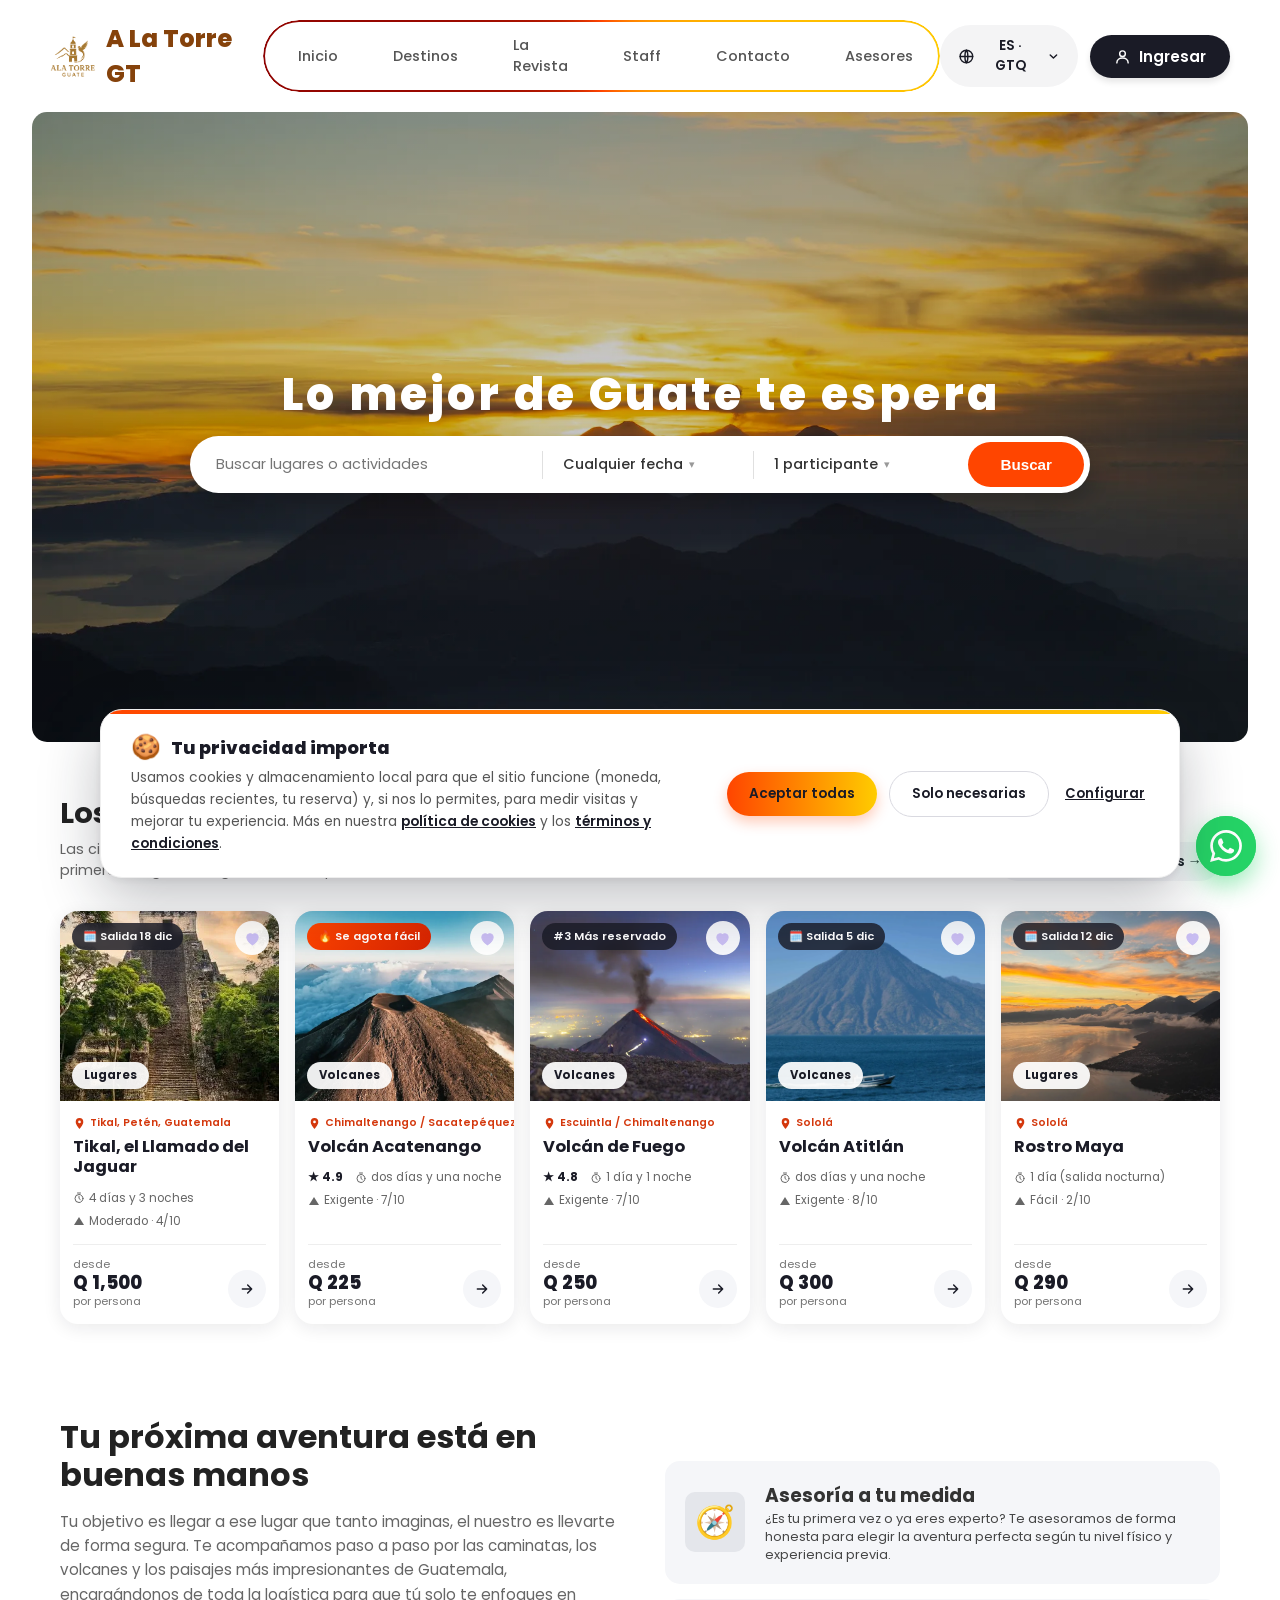
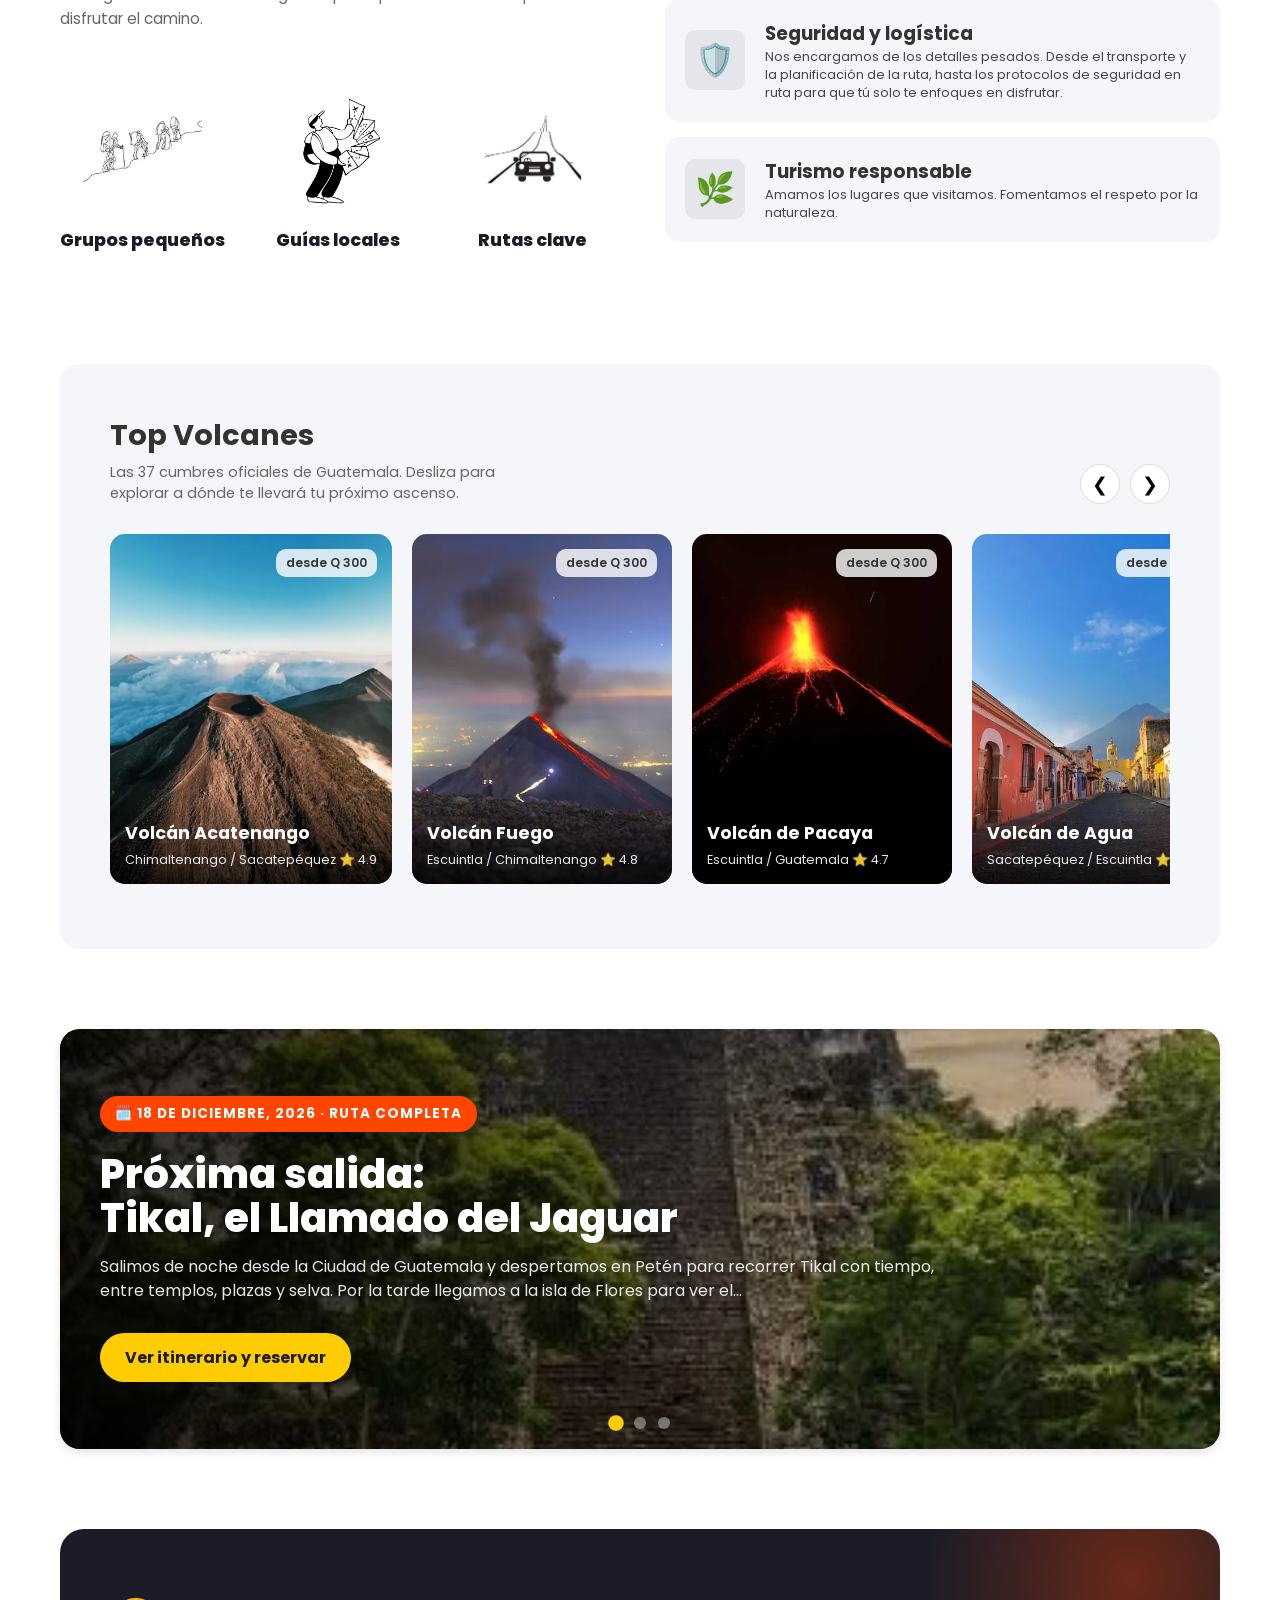
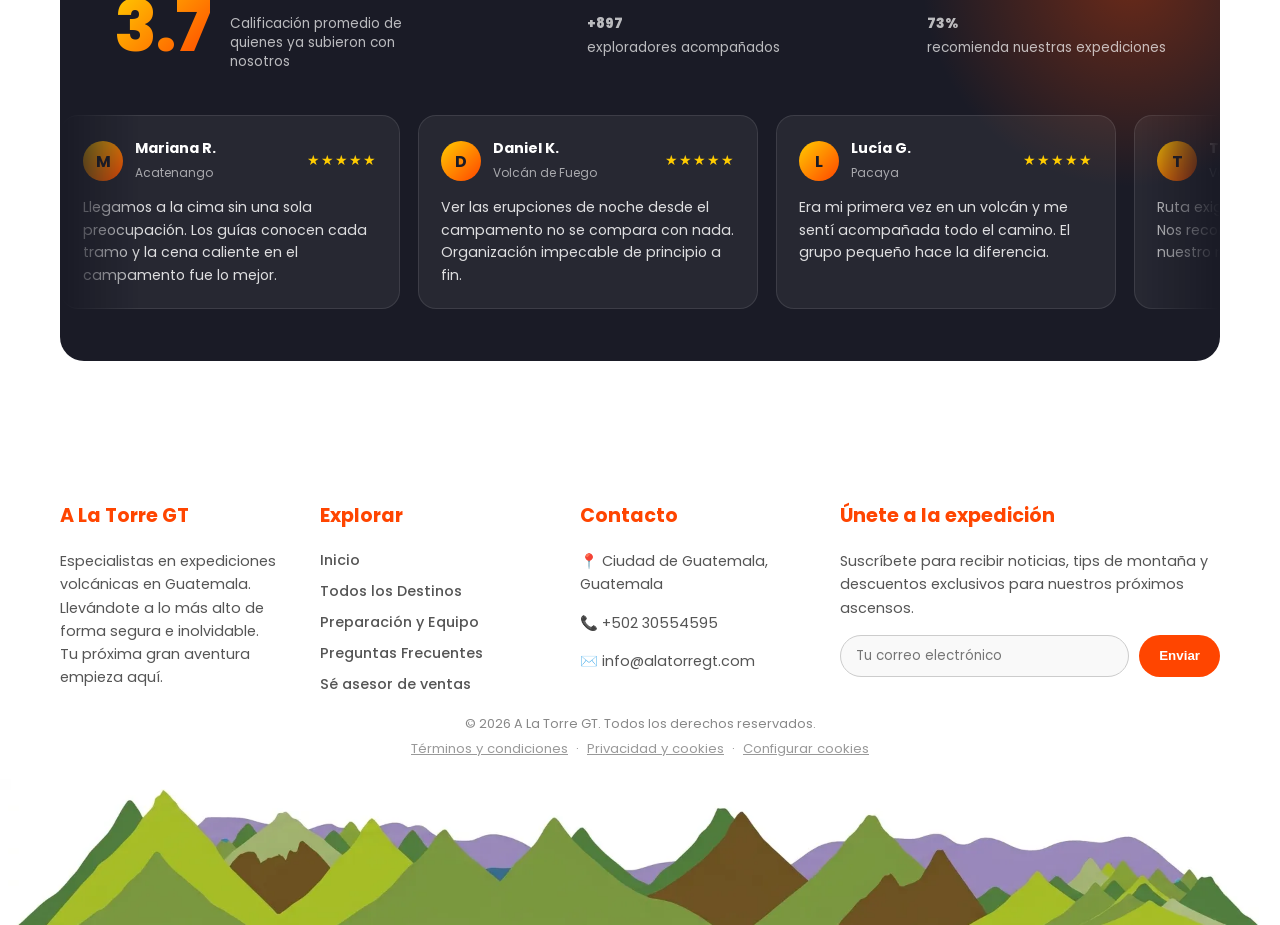
<file: index.html>
<!DOCTYPE html>
<html lang="es">
<head>
    <meta charset="UTF-8">
    <meta name="viewport" content="width=device-width, initial-scale=1.0">
    <title data-i18n="inicio.titulo">A La Torre GT | Inicio</title>
    <link rel="icon" type="image/png" href="img/logo.png">
    <!-- Vista previa al compartir en WhatsApp, Instagram y redes -->
    <meta property="og:type" content="website">
    <meta property="og:site_name" content="A La Torre GT">
    <meta property="og:title" content="A La Torre GT">
    <meta property="og:description" content="Volcanes y aventuras en Guatemala, con guías locales y salidas grupales.">
    <meta property="og:image" content="https://raw.githubusercontent.com/dxnnix16/a-la-torre-gt/main/img/compartir.jpg">
    <meta property="og:image:type" content="image/jpeg">
    <meta property="og:image:width" content="1200">
    <meta property="og:image:height" content="630">
    <meta property="og:image:alt" content="A La Torre Guate: volcanes de Guatemala al atardecer">
    <meta name="twitter:card" content="summary_large_image">
    <meta name="twitter:image" content="https://raw.githubusercontent.com/dxnnix16/a-la-torre-gt/main/img/compartir.jpg">
    <script>document.documentElement.classList.add('js');</script>
    <link rel="preload" as="image" href="img/portada.webp" media="(min-width: 769px)">
    <link rel="preconnect" href="https://fonts.googleapis.com">
    <link rel="preconnect" href="https://fonts.gstatic.com" crossorigin>
    <link href="https://fonts.googleapis.com/css2?family=Poppins:wght@400;500;600;700;800&display=swap" rel="stylesheet">
    <link rel="stylesheet" href="estilos.css">
    <link rel="stylesheet" href="comun.css">
    <link rel="stylesheet" href="inicio.css">
    <link rel="stylesheet" href="anuncio.css">
    <script src="moneda.js"></script>
    <script src="i18n.js" defer></script>
    <script src="traducciones/trad-comun.js" defer></script>
    <script src="traducciones/trad-inicio.js" defer></script>
    <script src="comun.js" defer></script>
    <script src="menu-movil.js" defer></script>
</head>
<body>

    <!-- Pantalla de carga: se desvanece sola cuando todo está listo -->
    <div class="pre" id="pre" aria-hidden="true">
        <div class="pre-in">
            <img src="img/logo.png" alt="" onerror="this.remove()">
            <b>A La Torre GT</b>
            <div class="pre-barra"><span></span></div>
        </div>
    </div>

    <nav class="navbar">
        <a class="logo" href="index.html">
            <img src="img/logo.png" alt="" onerror="this.remove()">
            <span>A La Torre GT</span>
        </a>
        <div class="nav-links">
            <a href="index.html" data-i18n="comun.nav.inicio">Inicio</a>
            <a href="destinos.html" data-i18n="comun.nav.destinos">Destinos</a>
            <a href="revista.html" data-i18n="comun.nav.revista">La Revista</a>
            <a href="staff.html" data-i18n="comun.nav.staff">Staff</a>
            <a href="contacto.html" data-i18n="comun.nav.contacto">Contacto</a>
            <a href="asesores.html">Asesores</a>
        </div>
        <div class="nav-actions">
            <input type="text" class="search-bar" placeholder="🔍 Buscar un volcán...">
            <a href="#" class="btn-book">Reservar ahora</a>
        </div>
    </nav>

    <!-- ===== 1. HERO ===== -->
    <section class="hero-section">
        <h1 data-i18n-html="inicio.hero.titulo">Lo mejor de <br class="br-movil">Guate te espera</h1>

        <div class="hero-search" id="hero-search">
            <div class="search-field search-field-main" id="field-search">
                <button type="button" class="ms-atras" id="ms-atras" aria-label="Volver" data-i18n-attr="aria-label:inicio.busq.volver"><svg viewBox="0 0 24 24" fill="none" stroke="currentColor" stroke-width="2.2" stroke-linecap="round" stroke-linejoin="round"><path d="M19 12H5M11 6l-6 6 6 6"/></svg></button>
                <input type="text" id="search-input" placeholder="Buscar lugares o actividades" data-i18n-attr="placeholder:inicio.busq.placeholder" autocomplete="off">
                <div class="search-dropdown" id="dropdown-search">
                    <p class="dropdown-label" data-i18n="inicio.busq.recientes">Búsquedas recientes</p>
                    <div id="recent-searches-list"></div>
                    <p class="dropdown-label ms-sug-label" data-i18n="inicio.busq.sugerencias">Sugerencias</p>
                    <div id="sugerencias-list"></div>
                </div>
            </div>
            <div class="search-divider"></div>
            <div class="search-field" id="field-date">
                <span class="search-label" id="date-label" data-i18n="inicio.busq.cualquier_fecha" data-i18n-suave>Cualquier fecha</span>
                <span class="search-chevron">▾</span>
                <div class="search-dropdown dropdown-calendar" id="dropdown-date">
                    <h3 class="ms-titulo" data-i18n="inicio.busq.cuando">¿Cuándo?</h3>
                    <div class="quick-dates">
                        <button type="button" class="quick-date-btn" data-quick="hoy" data-i18n="inicio.busq.hoy">Hoy</button>
                        <button type="button" class="quick-date-btn" data-quick="manana" data-i18n="inicio.busq.manana">Mañana</button>
                        <button type="button" class="quick-date-btn" data-quick="finde" data-i18n="inicio.busq.finde">Próximo fin de semana</button>
                    </div>
                    <div class="calendar-months" id="calendar-months">
                        <div class="calendar-month">
                            <div class="calendar-header">
                                <button type="button" class="calendar-nav" id="cal-prev">❮</button>
                                <span id="calendar-month-label-1"></span>
                                <span class="calendar-nav-spacer"></span>
                            </div>
                            <div class="calendar-grid" id="calendar-grid-1"></div>
                        </div>
                        <div class="calendar-month">
                            <div class="calendar-header">
                                <span class="calendar-nav-spacer"></span>
                                <span id="calendar-month-label-2"></span>
                                <button type="button" class="calendar-nav" id="cal-next">❯</button>
                            </div>
                            <div class="calendar-grid" id="calendar-grid-2"></div>
                        </div>
                    </div>
                    <div class="ms-pie">
                        <button type="button" class="ms-link" id="ms-reset" data-i18n="inicio.busq.restablecer">Restablecer</button>
                        <button type="button" class="ms-link" id="ms-saltar" data-i18n="inicio.busq.saltar">Saltar</button>
                        <button type="button" class="ms-continuar" id="ms-continuar" data-i18n="inicio.busq.continuar">Continuar</button>
                    </div>
                </div>
            </div>
            <div class="search-divider"></div>
            <div class="search-field" id="field-people">
                <span class="search-label" id="people-label" data-i18n="inicio.busq.participante_1" data-i18n-suave>1 participante</span>
                <span class="search-chevron">▾</span>
                <div class="search-dropdown dropdown-people" id="dropdown-people">
                    <h3 class="ms-titulo" data-i18n="inicio.busq.quien">¿Quién va a ir?</h3>
                    <div class="people-row">
                        <div>
                            <p class="people-title" data-i18n="inicio.busq.adultos">Adultos</p>
                            <p class="people-sub" data-i18n="inicio.busq.adultos_sub">A partir de 18 años</p>
                        </div>
                        <div class="people-counter">
                            <button type="button" class="counter-btn" id="adults-minus">−</button>
                            <span id="adults-count">1</span>
                            <button type="button" class="counter-btn" id="adults-plus">+</button>
                        </div>
                    </div>
                    <div class="people-row">
                        <div>
                            <p class="people-title" data-i18n="inicio.busq.ninos">Niños</p>
                            <p class="people-sub" data-i18n="inicio.busq.ninos_sub">De 0 a 17 años</p>
                        </div>
                        <div class="people-counter">
                            <button type="button" class="counter-btn" id="children-minus">−</button>
                            <span id="children-count">0</span>
                            <button type="button" class="counter-btn" id="children-plus">+</button>
                        </div>
                    </div>
                    <div id="children-ages-list"></div>
                </div>
            </div>
            <button class="search-btn" id="search-submit" data-i18n="inicio.busq.buscar">Buscar</button>
        </div>
    </section>

    <div class="container">

        <!-- ===== 2. LOS 5 MÁS RESERVADOS =====
             Las tarjetas se generan solas (script.js, sección 2.5): Acatenango y Fuego fijos y
             los 3 destinos con la salida grupal más próxima. No hay que editarlas aquí. -->
        <section class="mas-res" id="mas-reservados" aria-label="Los destinos más reservados" data-i18n-attr="aria-label:inicio.mas.aria">
            <svg width="0" height="0" style="position:absolute" aria-hidden="true" focusable="false">
                <symbol id="i-pin" viewBox="0 0 24 24"><path fill="currentColor" fill-rule="evenodd" d="M12 2a7 7 0 0 0-7 7c0 5.3 7 13 7 13s7-7.7 7-13a7 7 0 0 0-7-7zm0 9.5A2.5 2.5 0 1 1 12 6.500a2.5 2.5 0 0 1 0 5z"/></symbol>
                <symbol id="i-reloj" viewBox="0 0 24 24"><g fill="none" stroke="currentColor" stroke-width="2" stroke-linecap="round" stroke-linejoin="round"><circle cx="12" cy="13" r="8"/><path d="M12 9v4l2.500 2M9 2h6"/></g></symbol>
                <symbol id="i-monte" viewBox="0 0 24 24"><path fill="currentColor" d="M12 4 2 20h20L12 4z"/></symbol>
                <symbol id="i-corazon" viewBox="0 0 24 24"><path fill="currentColor" stroke="currentColor" stroke-width="1.500" stroke-linejoin="round" d="M12 21s-8-5.300-8-11.100A4.600 4.600 0 0 1 12 7a4.600 4.600 0 0 1 8 2.900C20 15.700 12 21 12 21z"/></symbol>
                <symbol id="i-flecha" viewBox="0 0 24 24"><path fill="none" stroke="currentColor" stroke-width="2.200" stroke-linecap="round" stroke-linejoin="round" d="M5 12h14M13 6l6 6-6 6"/></symbol>
            </svg>

            <div class="mas-res-head">
                <div>
                    <h2 data-i18n="inicio.mas.titulo">Los más reservados</h2>
                    <p data-i18n="inicio.mas.texto">Las cinco expediciones que nuestros exploradores reservan primero. Asegura tu lugar antes de que se llenen.</p>
                </div>
                <a href="destinos.html" class="mas-res-todos" data-i18n="inicio.mas.ver_todos">Ver todos los destinos <span aria-hidden="true">→</span></a>
            </div>

            <div class="mas-res-grid">
                <!-- Las 5 tarjetas las dibuja script.js (sección 2.5) desde destinos-data.js -->
            </div>
        </section>

        <!-- ===== 3. TU PRÓXIMA AVENTURA ===== -->
        <section class="why-section">
            <div class="why-left">
                <h2 data-i18n="inicio.why.titulo">Tu próxima aventura está en buenas manos</h2>
                <p data-i18n="inicio.why.texto">Tu objetivo es llegar a ese lugar que tanto imaginas, el nuestro es llevarte de forma segura. Te acompañamos paso a paso por las caminatas, los volcanes y los paisajes más impresionantes de Guatemala, encargándonos de toda la logística para que tú solo te enfoques en disfrutar el camino.</p>
                <div class="stats-row">
                    <div class="stat-item">
                        <div class="stat-icon"><img src="img/grupospequenos.webp" alt="Viajes" data-i18n-attr="alt:inicio.why.alt_viajes" loading="lazy" decoding="async"></div>
                        <p data-i18n="inicio.why.grupos">Grupos pequeños</p>
                    </div>
                    <div class="stat-item">
                        <div class="stat-icon"><img src="img/guiaslocales.webp" alt="Guías" data-i18n-attr="alt:inicio.why.alt_guias" loading="lazy" decoding="async"></div>
                        <p data-i18n="inicio.why.guias">Guías locales</p>
                    </div>
                    <div class="stat-item">
                        <div class="stat-icon"><img src="img/rutasclaves.webp" alt="Rutas" data-i18n-attr="alt:inicio.why.alt_rutas" loading="lazy" decoding="async"></div>
                        <p data-i18n="inicio.why.rutas">Rutas clave</p>
                    </div>
                </div>
            </div>
            <div class="why-right">
                <div class="feature-card">
                    <div class="feature-icon">🧭</div>
                    <div class="feature-text"><h3 data-i18n="inicio.why.f1_t">Asesoría a tu medida</h3><p data-i18n="inicio.why.f1_p">¿Es tu primera vez o ya eres experto? Te asesoramos de forma honesta para elegir la aventura perfecta según tu nivel físico y experiencia previa.</p></div>
                </div>
                <div class="feature-card">
                    <div class="feature-icon">🛡️</div>
                    <div class="feature-text"><h3 data-i18n="inicio.why.f2_t">Seguridad y logística</h3><p data-i18n="inicio.why.f2_p">Nos encargamos de los detalles pesados. Desde el transporte y la planificación de la ruta, hasta los protocolos de seguridad en ruta para que tú solo te enfoques en disfrutar.</p></div>
                </div>
                <div class="feature-card">
                    <div class="feature-icon">🌿</div>
                    <div class="feature-text"><h3 data-i18n="inicio.why.f3_t">Turismo responsable</h3><p data-i18n="inicio.why.f3_p">Amamos los lugares que visitamos. Fomentamos el respeto por la naturaleza.</p></div>
                </div>
            </div>
        </section>

        <!-- ===== 4. TOP VOLCANES (las tarjetas las genera script.js) ===== -->
        <section class="top-destinations">
            <div class="dest-header">
                <div class="dest-header-text">
                    <h2 data-i18n="inicio.top.titulo">Top Volcanes</h2>
                    <p data-i18n="inicio.top.texto">Las 37 cumbres oficiales de Guatemala. Desliza para explorar a dónde te llevará tu próximo ascenso.</p>
                </div>
                <div class="slider-controls">
                    <button class="slider-btn" id="btn-prev" aria-label="Anterior" data-i18n-attr="aria-label:inicio.top.anterior">❮</button>
                    <button class="slider-btn" id="btn-next" aria-label="Siguiente" data-i18n-attr="aria-label:inicio.top.siguiente">❯</button>
                </div>
            </div>
            <div class="slider-container" id="volcano-slider"></div>
        </section>

        <!-- ===== 5. PRÓXIMAS SALIDAS GRUPALES =====
             Se genera solo desde destinos-data.js (fechasGrupales). Ver script.js, sección 5. -->
        <section class="packages-grid" id="proximas-salidas" style="display:none">
            <div class="featured-summit" id="summit-box">
                <div class="slider-dots" id="summit-dots"></div>
            </div>
        </section>

        <!-- ===== 6. CALIFICACIONES Y RESEÑAS =====
             OJO: las cifras y los comentarios de abajo son de ejemplo.
             Reemplázalos por datos y reseñas reales de tus clientes. -->
        <section class="resenas" id="resenas" aria-label="Calificaciones de nuestros exploradores" data-i18n-attr="aria-label:inicio.res.aria">
            <div class="res-resumen">
                <div class="res-nota">
                    <span class="res-num"><span class="cuenta" data-valor="4.9" data-dec="1">4.9</span></span>
                    <div>
                        <span class="estrellas" style="--w:98%" aria-label="4.9 de 5 estrellas" data-i18n-attr="aria-label:inicio.res.estrellas" data-i18n-n="4.9"><i>★★★★★</i></span>
                        <p data-i18n="inicio.res.promedio">Calificación promedio de quienes ya subieron con nosotros</p>
                    </div>
                </div>
                <div class="res-dato"><b><span class="cuenta" data-valor="1200" data-pref="+">+1,200</span></b><span data-i18n="inicio.res.acompanados">exploradores acompañados</span></div>
                <div class="res-dato"><b><span class="cuenta" data-valor="98" data-suf="%">98%</span></b><span data-i18n="inicio.res.recomienda">recomienda nuestras expediciones</span></div>
            </div>

            <div class="marq" id="marq">
                <div class="marq-track" id="marqTrack">
                    <figure class="res-card"><div class="res-card-top"><span class="res-av">M</span><div><b>Mariana R.</b><small>Acatenango</small></div><span class="res-st">★★★★★</span></div><blockquote data-i18n="inicio.res.r1">Llegamos a la cima sin una sola preocupación. Los guías conocen cada tramo y la cena caliente en el campamento fue lo mejor.</blockquote></figure>
                    <figure class="res-card"><div class="res-card-top"><span class="res-av">D</span><div><b>Daniel K.</b><small>Volcán de Fuego</small></div><span class="res-st">★★★★★</span></div><blockquote data-i18n="inicio.res.r2">Ver las erupciones de noche desde el campamento no se compara con nada. Organización impecable de principio a fin.</blockquote></figure>
                    <figure class="res-card"><div class="res-card-top"><span class="res-av">L</span><div><b>Lucía G.</b><small>Pacaya</small></div><span class="res-st">★★★★★</span></div><blockquote data-i18n="inicio.res.r3">Era mi primera vez en un volcán y me sentí acompañada todo el camino. El grupo pequeño hace la diferencia.</blockquote></figure>
                    <figure class="res-card"><div class="res-card-top"><span class="res-av">T</span><div><b>Tom H.</b><small>Volcán de Agua</small></div><span class="res-st">★★★★☆</span></div><blockquote data-i18n="inicio.res.r4">Ruta exigente pero muy bien guiada. Nos recomendaron el volcán justo para nuestro nivel y acertaron.</blockquote></figure>
                    <figure class="res-card"><div class="res-card-top"><span class="res-av">A</span><div><b>Andrea P.</b><small>Tajumulco</small></div><span class="res-st">★★★★★</span></div><blockquote data-i18n="inicio.res.r5">Transporte, equipo y comida resueltos. Yo solo tuve que caminar y disfrutar la vista desde lo más alto.</blockquote></figure>
                    <figure class="res-card"><div class="res-card-top"><span class="res-av">S</span><div><b>Sebastián M.</b><small>Acatenango</small></div><span class="res-st">★★★★★</span></div><blockquote data-i18n="inicio.res.r6">Seguridad y buen trato. Ya reservé mi segunda expedición con ellos.</blockquote></figure>
                </div>
            </div>
        </section>

    </div>

    <footer class="site-footer">
        <div class="footer-container">
            <div class="footer-col">
                <h3>A La Torre GT</h3>
                <p data-i18n="comun.footer.sobre">Especialistas en expediciones volcánicas en Guatemala. Llevándote a lo más alto de forma segura e inolvidable. Tu próxima gran aventura empieza aquí.</p>
            </div>

            <div class="footer-col">
                <h3 data-i18n="comun.footer.explorar">Explorar</h3>
                <ul class="footer-links">
                    <li><a href="index.html" data-i18n="comun.nav.inicio">Inicio</a></li>
                    <li><a href="destinos.html" data-i18n="comun.footer.destinos">Todos los Destinos</a></li>
                    <li><a href="#" data-i18n="comun.footer.preparacion">Preparación y Equipo</a></li>
                    <li><a href="#" data-i18n="comun.footer.faq">Preguntas Frecuentes</a></li>
                    <li><a href="asesores.html">Sé asesor de ventas</a></li>
                </ul>
            </div>

            <div class="footer-col">
                <h3 data-i18n="comun.footer.contacto">Contacto</h3>
                <p>📍 Ciudad de Guatemala, Guatemala</p>
                <p>📞 +502 30554595</p>
                <p>✉️ info@alatorregt.com</p>
            </div>

            <div class="footer-col">
                <h3 data-i18n="comun.footer.unete">Únete a la expedición</h3>
                <p data-i18n="comun.footer.unete_texto">Suscríbete para recibir noticias, tips de montaña y descuentos exclusivos para nuestros próximos ascensos.</p>
                <form class="newsletter-form">
                    <input type="email" class="newsletter-input" placeholder="Tu correo electrónico" data-i18n-attr="placeholder:comun.footer.correo_ph">
                    <button type="button" class="newsletter-btn" data-i18n="comun.footer.enviar">Enviar</button>
                </form>
            </div>
        </div>

        <div class="footer-bottom">
            <p data-i18n="comun.footer.derechos">&copy; 2026 A La Torre GT. Todos los derechos reservados.</p>
        </div>

        <div class="cumbres-reference">
            <img src="img/cumbres.webp" alt="Las 37 cumbres oficiales de Guatemala" data-i18n-attr="alt:comun.footer.cumbres_alt" loading="lazy" decoding="async">
        </div>
    </footer>

    <!-- ===== ANUNCIO DE LA PRÓXIMA SALIDA GRUPAL =====
         Aparece una vez, ~3 s después de entrar. Los pósters y sus fechas se cambian en anuncio.js.
         Pósters en img/posters_de_anuncio/ con proporción 4:5. -->
    <div class="anu" id="anuncio" role="dialog" aria-modal="true" aria-label="Próxima salida grupal" data-i18n-attr="aria-label:inicio.anuncio.aria" hidden>
        <div class="anu-fondo" data-anu-cerrar></div>

        <div class="anu-volcan" aria-hidden="true">
            <svg viewBox="0 0 1200 420" preserveAspectRatio="xMidYMax slice" focusable="false">
                <defs>
                    <radialGradient id="anu-g-cra" cx="50%" cy="50%" r="50%">
                        <stop offset="0" stop-color="#fff3b0"/><stop offset=".25" stop-color="#ffcc00"/>
                        <stop offset=".6" stop-color="#ff4500" stop-opacity=".55"/><stop offset="1" stop-color="#8b0000" stop-opacity="0"/>
                    </radialGradient>
                    <linearGradient id="anu-g-mon" x1="0" y1="0" x2="0" y2="1">
                        <stop offset="0" stop-color="#2a1410"/><stop offset=".45" stop-color="#14151d"/><stop offset="1" stop-color="#0b0c11"/>
                    </linearGradient>
                    <linearGradient id="anu-g-rio" x1="0" y1="0" x2="0" y2="1">
                        <stop offset="0" stop-color="#ffcc00"/><stop offset=".5" stop-color="#ff4500"/><stop offset="1" stop-color="#8b0000" stop-opacity="0"/>
                    </linearGradient>
                </defs>
                <ellipse class="anu-resplandor" cx="600" cy="150" rx="270" ry="150" fill="url(#anu-g-cra)"/>
                <path d="M0 420V318L150 276 260 300 400 232 520 150 560 128 600 140 640 128 680 150 800 236 940 262 1060 240 1200 310V420Z" fill="url(#anu-g-mon)"/>
                <path d="M560 128 600 140 640 128" fill="none" stroke="#ffcc00" stroke-width="3" stroke-linecap="round" stroke-linejoin="round"/>
                <path d="M574 138 580 172 566 206 586 244 576 286 596 336" fill="none" stroke="url(#anu-g-rio)" stroke-width="5" stroke-linecap="round" stroke-linejoin="round"/>
                <path d="M626 138 622 170 638 204 620 240 632 280 618 322" fill="none" stroke="url(#anu-g-rio)" stroke-width="4" stroke-linecap="round" stroke-linejoin="round"/>
            </svg>
        </div>

        <div class="anu-brasas" aria-hidden="true"></div>

        <div class="anu-card" tabindex="-1">
            <button type="button" class="anu-x" aria-label="Cerrar anuncio" data-i18n-attr="aria-label:inicio.anuncio.cerrar" data-anu-cerrar>
                <svg viewBox="0 0 24 24" fill="none" stroke="currentColor" stroke-width="2.6" stroke-linecap="round" aria-hidden="true"><path d="M6 6l12 12M18 6L6 18"/></svg>
            </button>
            <div class="anu-foto">
                <img alt="Próxima salida grupal" data-i18n-attr="alt:inicio.anuncio.alt" decoding="async">
                <div class="anu-frente" aria-hidden="true"><div class="anu-lava"></div><div class="anu-cubre"></div></div>
            </div>
            <div class="anu-pie">
                <a class="btn-primary anu-cta" href="detalle.html?id=fuego" data-i18n="inicio.summit.reservar">Ver itinerario y reservar</a>
            </div>
        </div>
    </div>

<script src="destinos-data.js"></script>
<script src="imagenes.js"></script>
<script src="buscador.js"></script>
<script src="script.js"></script>
<script src="whatsapp.js"></script>
<script src="legal.js" defer></script>
<script src="anuncio.js" defer></script>
</body>
</html>
</file>
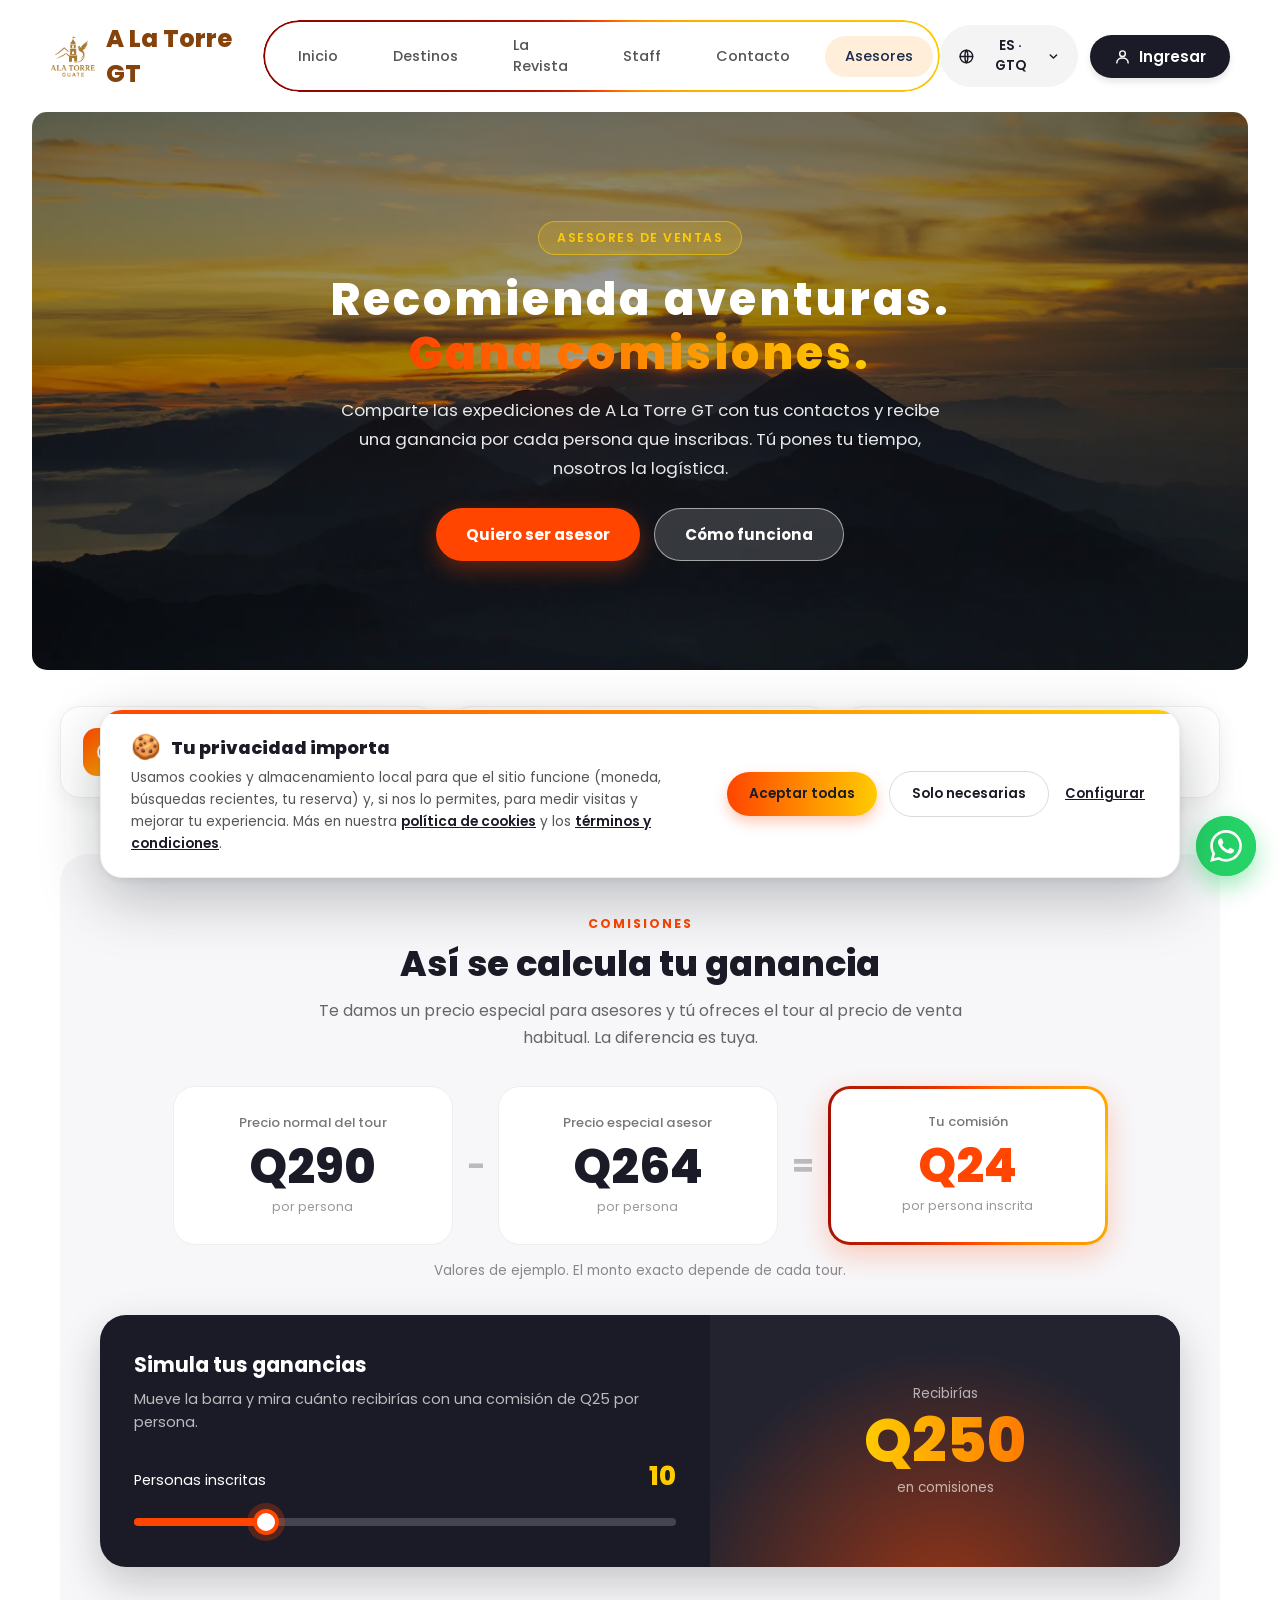
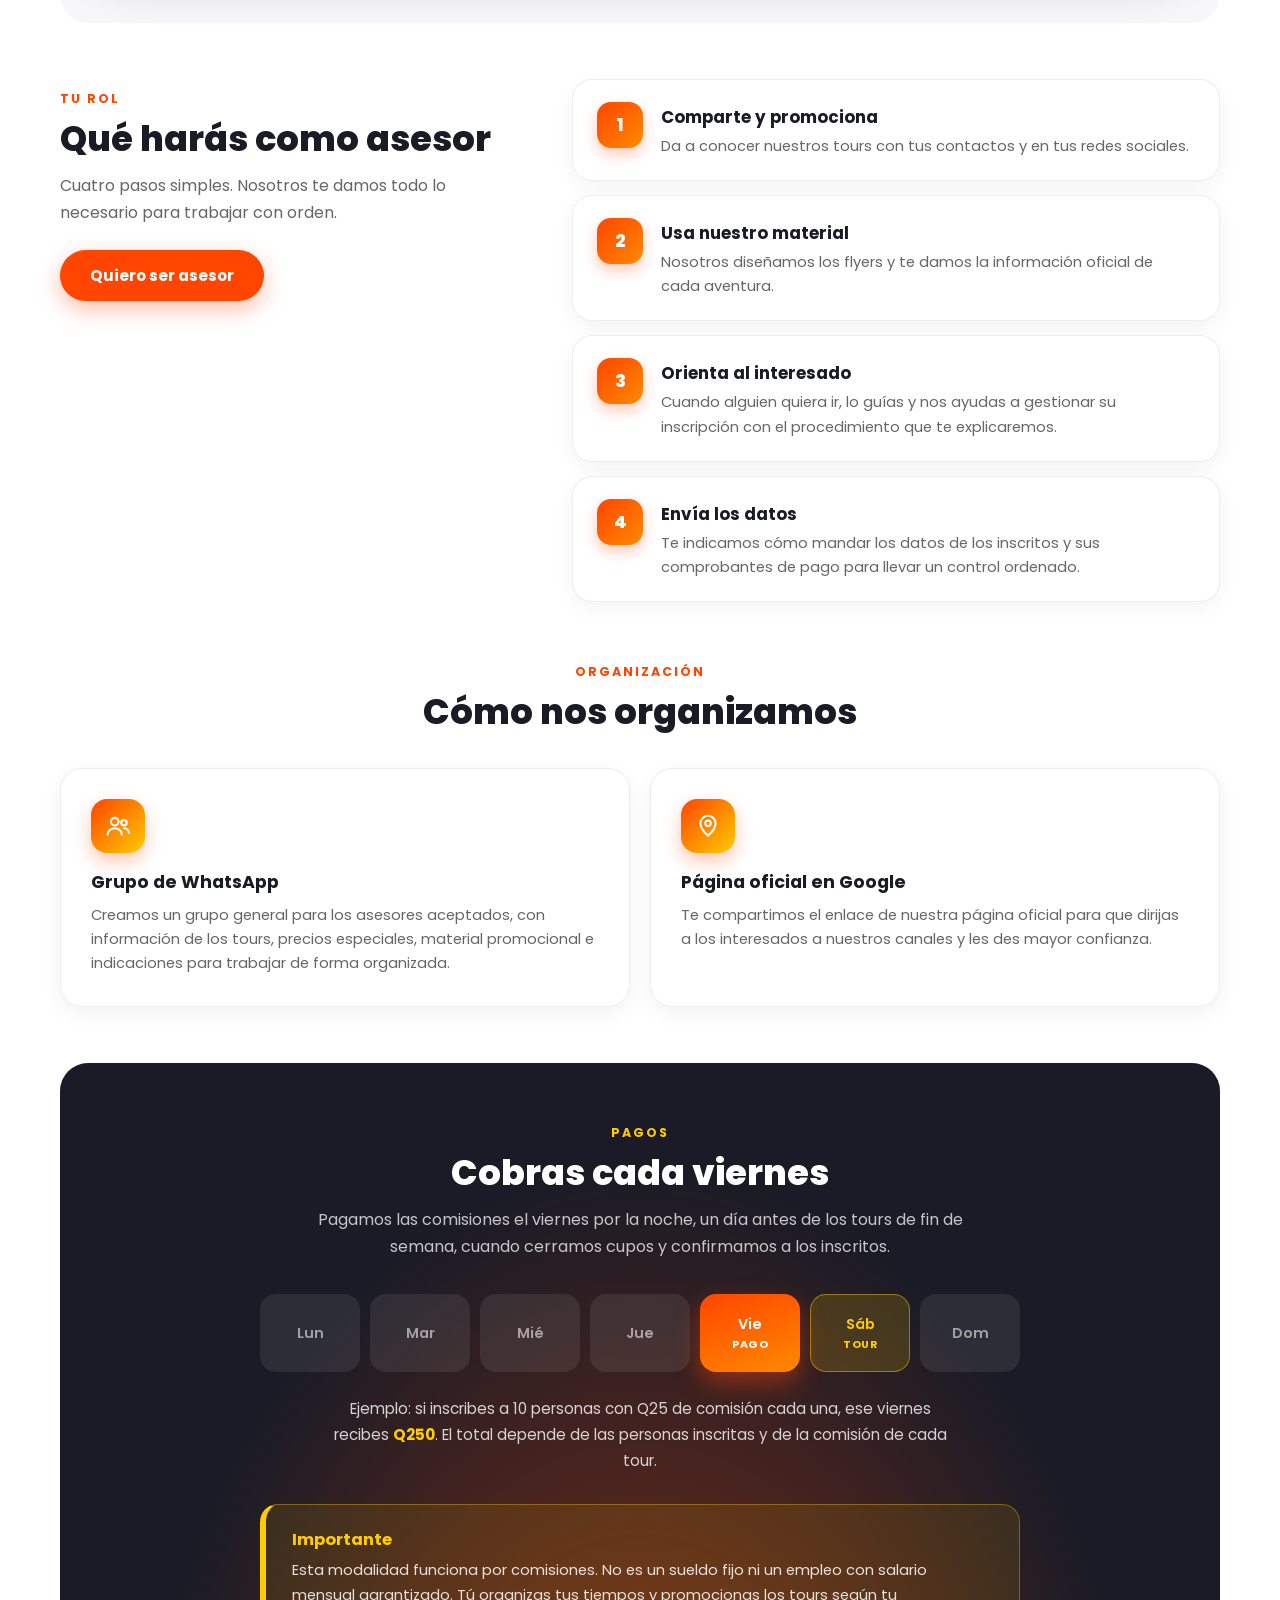
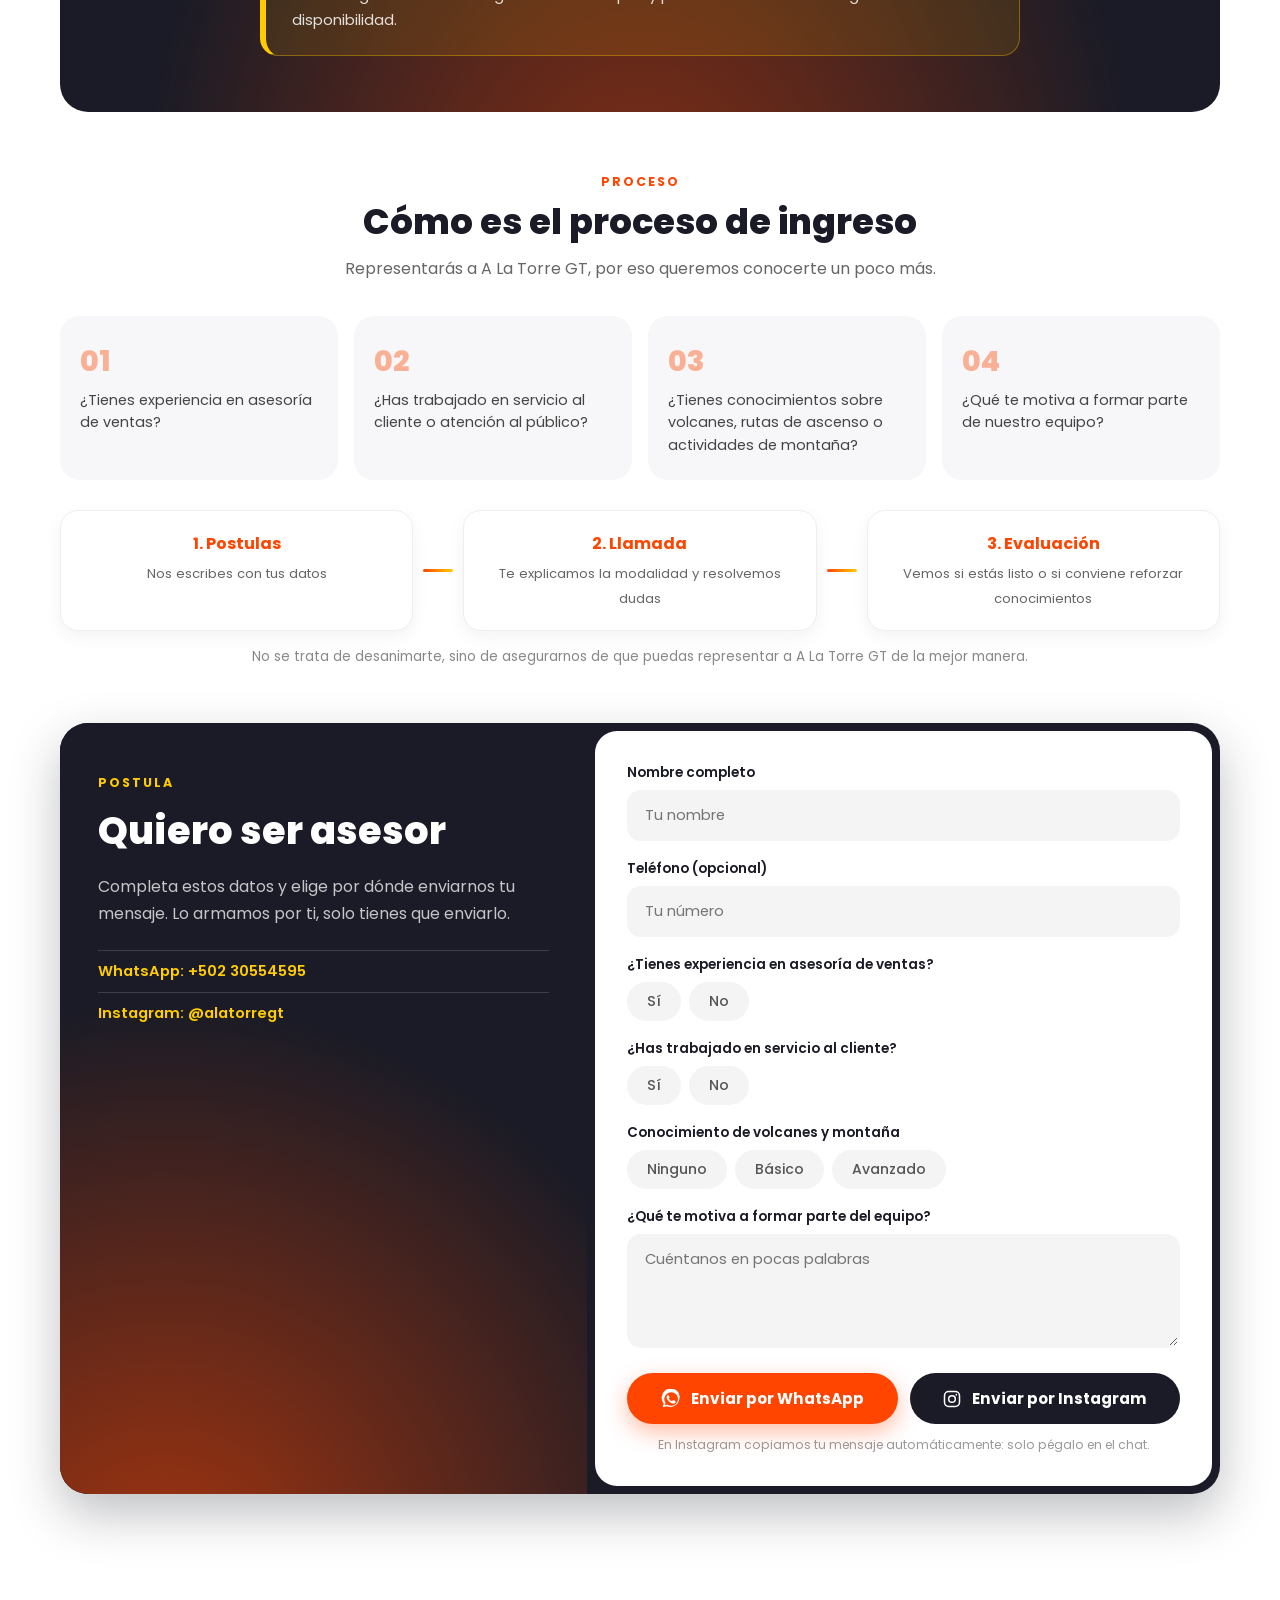
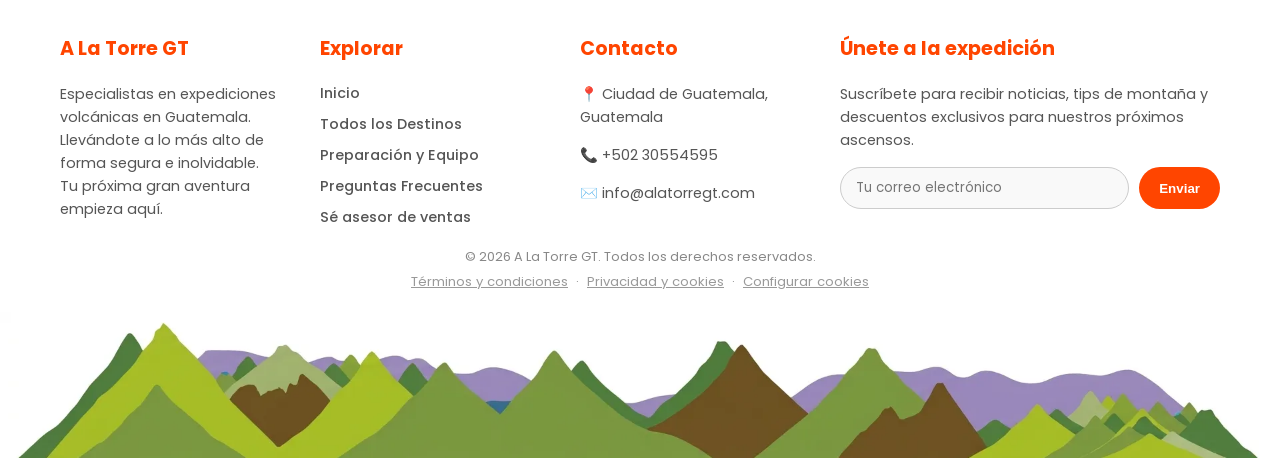
<file: asesores.html>
<!DOCTYPE html>
<html lang="es">
<head>
    <meta charset="UTF-8">
    <meta name="viewport" content="width=device-width, initial-scale=1.0">
    <title>A La Torre GT | Asesores de ventas</title>
    <meta name="description" content="Genera ingresos extra con comisiones recomendando las expediciones de A La Torre GT. Conoce cómo funciona y postula.">
    <link rel="icon" type="image/png" href="img/logo.png">
    <!-- Vista previa al compartir en WhatsApp, Instagram y redes -->
    <meta property="og:type" content="website">
    <meta property="og:site_name" content="A La Torre GT">
    <meta property="og:title" content="Asesores de ventas | A La Torre GT">
    <meta property="og:description" content="Genera ingresos extra recomendando nuestras expediciones.">
    <meta property="og:image" content="https://raw.githubusercontent.com/dxnnix16/a-la-torre-gt/main/img/compartir.jpg">
    <meta property="og:image:type" content="image/jpeg">
    <meta property="og:image:width" content="1200">
    <meta property="og:image:height" content="630">
    <meta property="og:image:alt" content="A La Torre Guate: volcanes de Guatemala al atardecer">
    <meta name="twitter:card" content="summary_large_image">
    <meta name="twitter:image" content="https://raw.githubusercontent.com/dxnnix16/a-la-torre-gt/main/img/compartir.jpg">
    <script>document.documentElement.classList.add('js');</script>
    <link rel="preconnect" href="https://fonts.googleapis.com">
    <link rel="preconnect" href="https://fonts.gstatic.com" crossorigin>
    <link href="https://fonts.googleapis.com/css2?family=Poppins:wght@400;500;600;700;800&display=swap" rel="stylesheet">
    <link rel="stylesheet" href="estilos.css">
    <link rel="stylesheet" href="comun.css">
    <link rel="stylesheet" href="asesores.css">
    <script src="moneda.js"></script>
    <script src="i18n.js" defer></script>
    <script src="traducciones/trad-comun.js" defer></script>
    <script src="comun.js" defer></script>
    <script src="menu-movil.js" defer></script>
</head>
<body>

    <nav class="navbar">
        <a class="logo" href="index.html">
            <img src="img/logo.png" alt="" onerror="this.remove()">
            <span>A La Torre GT</span>
        </a>
        <div class="nav-links">
            <a href="index.html" data-i18n="comun.nav.inicio">Inicio</a>
            <a href="destinos.html" data-i18n="comun.nav.destinos">Destinos</a>
            <a href="revista.html" data-i18n="comun.nav.revista">La Revista</a>
            <a href="staff.html" data-i18n="comun.nav.staff">Staff</a>
            <a href="contacto.html" data-i18n="comun.nav.contacto">Contacto</a>
            <a href="asesores.html" aria-current="page">Asesores</a>
        </div>
        <div class="nav-actions">
            <input type="text" class="search-bar" placeholder="🔍 Buscar un volcán...">
            <a href="#" class="btn-book">Reservar ahora</a>
        </div>
    </nav>

    <!-- ===== 1. HERO (igual que el inicio: foto en computador, limpio en teléfono) ===== -->
    <header class="as-hero">
        <div class="as-hero-in">
            <span class="as-pill">Asesores de ventas</span>
            <h1>Recomienda aventuras.<br><span class="as-lava-txt">Gana comisiones.</span></h1>
            <p>Comparte las expediciones de A La Torre GT con tus contactos y recibe una ganancia por cada persona que inscribas. Tú pones tu tiempo, nosotros la logística.</p>
            <div class="as-hero-cta">
                <a href="#aplicar" class="as-btn as-btn-lava">Quiero ser asesor</a>
                <a href="#como" class="as-btn as-btn-ghost">Cómo funciona</a>
            </div>
        </div>
    </header>

    <main class="as-main">

        <!-- ===== 2. DATOS RÁPIDOS ===== -->
        <section class="as-datos" aria-label="Resumen">
            <div class="as-dato as-rev">
                <span class="as-dato-ico"><svg viewBox="0 0 24 24" aria-hidden="true"><circle cx="12" cy="12" r="9"/><path d="M12 7v10M9.5 9.5h3.7a1.8 1.8 0 0 1 0 3.6h-2.4a1.8 1.8 0 0 0 0 3.6h3.9"/></svg></span>
                <div><b>Por persona inscrita</b><span>Ganas una comisión por cada una</span></div>
            </div>
            <div class="as-dato as-rev">
                <span class="as-dato-ico"><svg viewBox="0 0 24 24" aria-hidden="true"><rect x="3" y="5" width="18" height="16" rx="2"/><path d="M3 10h18M8 3v4M16 3v4"/></svg></span>
                <div><b>Pago cada viernes</b><span>Un día antes del tour</span></div>
            </div>
            <div class="as-dato as-rev">
                <span class="as-dato-ico"><svg viewBox="0 0 24 24" aria-hidden="true"><circle cx="12" cy="12" r="9"/><path d="M12 7v5l3 2"/></svg></span>
                <div><b>Tu propio horario</b><span>Promocionas cuando puedas</span></div>
            </div>
        </section>

        <!-- ===== 3. COMISIONES ===== -->
        <section class="as-banda" id="comisiones">
            <div class="as-cab as-rev">
                <span class="as-eyebrow">Comisiones</span>
                <h2>Así se calcula tu ganancia</h2>
                <p>Te damos un precio especial para asesores y tú ofreces el tour al precio de venta habitual. La diferencia es tuya.</p>
            </div>

            <div class="as-calculo as-rev">
                <div class="as-num">
                    <small>Precio normal del tour</small>
                    <b data-cuenta="300">Q300</b>
                    <em>por persona</em>
                </div>
                <div class="as-op" aria-hidden="true">&minus;</div>
                <div class="as-num">
                    <small>Precio especial asesor</small>
                    <b data-cuenta="275">Q275</b>
                    <em>por persona</em>
                </div>
                <div class="as-op" aria-hidden="true">=</div>
                <div class="as-num as-num-gana">
                    <small>Tu comisión</small>
                    <b data-cuenta="25">Q25</b>
                    <em>por persona inscrita</em>
                </div>
            </div>
            <p class="as-nota as-rev">Valores de ejemplo. El monto exacto depende de cada tour.</p>

            <div class="as-sim as-rev">
                <div class="as-sim-izq">
                    <h3>Simula tus ganancias</h3>
                    <p>Mueve la barra y mira cuánto recibirías con una comisión de Q25 por persona.</p>
                    <label class="as-rango" for="as-personas">
                        <span>Personas inscritas</span>
                        <output id="as-personas-val">10</output>
                    </label>
                    <input type="range" id="as-personas" min="1" max="40" value="10">
                </div>
                <div class="as-sim-der">
                    <small>Recibirías</small>
                    <div class="as-total" id="as-total">Q250</div>
                    <span>en comisiones</span>
                </div>
            </div>
        </section>

        <!-- ===== 4. QUÉ HARÁS ===== -->
        <section class="as-dos" id="como">
            <div class="as-dos-izq as-rev">
                <span class="as-eyebrow">Tu rol</span>
                <h2>Qué harás como asesor</h2>
                <p>Cuatro pasos simples. Nosotros te damos todo lo necesario para trabajar con orden.</p>
                <a href="#aplicar" class="as-btn as-btn-lava">Quiero ser asesor</a>
            </div>
            <ol class="as-pasos">
                <li class="as-paso as-rev">
                    <span class="as-paso-n">1</span>
                    <div><h3>Comparte y promociona</h3><p>Da a conocer nuestros tours con tus contactos y en tus redes sociales.</p></div>
                </li>
                <li class="as-paso as-rev">
                    <span class="as-paso-n">2</span>
                    <div><h3>Usa nuestro material</h3><p>Nosotros diseñamos los flyers y te damos la información oficial de cada aventura.</p></div>
                </li>
                <li class="as-paso as-rev">
                    <span class="as-paso-n">3</span>
                    <div><h3>Orienta al interesado</h3><p>Cuando alguien quiera ir, lo guías y nos ayudas a gestionar su inscripción con el procedimiento que te explicaremos.</p></div>
                </li>
                <li class="as-paso as-rev">
                    <span class="as-paso-n">4</span>
                    <div><h3>Envía los datos</h3><p>Te indicamos cómo mandar los datos de los inscritos y sus comprobantes de pago para llevar un control ordenado.</p></div>
                </li>
            </ol>
        </section>

        <!-- ===== 5. ORGANIZACIÓN ===== -->
        <section class="as-sec">
            <div class="as-cab as-rev">
                <span class="as-eyebrow">Organización</span>
                <h2>Cómo nos organizamos</h2>
            </div>
            <div class="as-grid2">
                <article class="as-card as-rev">
                    <div class="as-ico"><svg viewBox="0 0 24 24" aria-hidden="true"><circle cx="9" cy="8" r="3.5"/><path d="M2.5 20c0-3.5 3-6 6.5-6s6.5 2.5 6.5 6"/><circle cx="17.5" cy="9" r="2.5"/><path d="M17.5 14c2.5 0 4.5 1.8 4.5 4.5"/></svg></div>
                    <h3>Grupo de WhatsApp</h3>
                    <p>Creamos un grupo general para los asesores aceptados, con información de los tours, precios especiales, material promocional e indicaciones para trabajar de forma organizada.</p>
                </article>
                <article class="as-card as-rev">
                    <div class="as-ico"><svg viewBox="0 0 24 24" aria-hidden="true"><path d="M12 21s-7-6.2-7-11.5A7 7 0 0 1 19 9.5C19 14.8 12 21 12 21z"/><circle cx="12" cy="9.5" r="2.5"/></svg></div>
                    <h3>Página oficial en Google</h3>
                    <p>Te compartimos el enlace de nuestra página oficial para que dirijas a los interesados a nuestros canales y les des mayor confianza.</p>
                </article>
            </div>
        </section>

        <!-- ===== 6. PAGOS + AVISO ===== -->
        <section class="as-banda as-banda-osc" id="pagos">
            <div class="as-cab as-rev">
                <span class="as-eyebrow as-eyebrow-claro">Pagos</span>
                <h2>Cobras cada viernes</h2>
                <p>Pagamos las comisiones el viernes por la noche, un día antes de los tours de fin de semana, cuando cerramos cupos y confirmamos a los inscritos.</p>
            </div>
            <div class="as-semana as-rev" role="img" aria-label="Semana: el viernes se pagan las comisiones y el sábado es el tour">
                <span>Lun</span><span>Mar</span><span>Mié</span><span>Jue</span>
                <span class="as-dia-pago">Vie<small>Pago</small></span>
                <span class="as-dia-tour">Sáb<small>Tour</small></span>
                <span>Dom</span>
            </div>
            <p class="as-ejemplo as-rev">Ejemplo: si inscribes a 10 personas con Q25 de comisión cada una, ese viernes recibes <b>Q250</b>. El total depende de las personas inscritas y de la comisión de cada tour.</p>
            <div class="as-aviso as-rev">
                <h3>Importante</h3>
                <p>Esta modalidad funciona por comisiones. No es un sueldo fijo ni un empleo con salario mensual garantizado. Tú organizas tus tiempos y promocionas los tours según tu disponibilidad.</p>
            </div>
        </section>

        <!-- ===== 7. PROCESO ===== -->
        <section class="as-sec">
            <div class="as-cab as-rev">
                <span class="as-eyebrow">Proceso</span>
                <h2>Cómo es el proceso de ingreso</h2>
                <p>Representarás a A La Torre GT, por eso queremos conocerte un poco más.</p>
            </div>
            <div class="as-grid4">
                <div class="as-q as-rev"><span>01</span><p>¿Tienes experiencia en asesoría de ventas?</p></div>
                <div class="as-q as-rev"><span>02</span><p>¿Has trabajado en servicio al cliente o atención al público?</p></div>
                <div class="as-q as-rev"><span>03</span><p>¿Tienes conocimientos sobre volcanes, rutas de ascenso o actividades de montaña?</p></div>
                <div class="as-q as-rev"><span>04</span><p>¿Qué te motiva a formar parte de nuestro equipo?</p></div>
            </div>
            <div class="as-linea as-rev">
                <div><b>1. Postulas</b><span>Nos escribes con tus datos</span></div>
                <i aria-hidden="true"></i>
                <div><b>2. Llamada</b><span>Te explicamos la modalidad y resolvemos dudas</span></div>
                <i aria-hidden="true"></i>
                <div><b>3. Evaluación</b><span>Vemos si estás listo o si conviene reforzar conocimientos</span></div>
            </div>
            <p class="as-nota as-rev">No se trata de desanimarte, sino de asegurarnos de que puedas representar a A La Torre GT de la mejor manera.</p>
        </section>

        <!-- ===== 9. FORMULARIO ===== -->
        <section class="as-form-sec" id="aplicar">
            <div class="as-form-izq as-rev">
                <span class="as-eyebrow as-eyebrow-claro">Postula</span>
                <h2>Quiero ser asesor</h2>
                <p>Completa estos datos y elige por dónde enviarnos tu mensaje. Lo armamos por ti, solo tienes que enviarlo.</p>
                <ul>
                    <li>WhatsApp: +502 30554595</li>
                    <li>Instagram: @alatorregt</li>
                </ul>
            </div>

            <form class="as-form as-rev" id="as-form" novalidate>
                <label class="as-campo">
                    <span>Nombre completo</span>
                    <input type="text" id="as-nombre" autocomplete="name" placeholder="Tu nombre" required>
                </label>
                <label class="as-campo">
                    <span>Teléfono (opcional)</span>
                    <input type="tel" id="as-tel" autocomplete="tel" inputmode="tel" placeholder="Tu número">
                </label>

                <fieldset class="as-campo">
                    <legend>¿Tienes experiencia en asesoría de ventas?</legend>
                    <div class="as-opts">
                        <label><input type="radio" name="ventas" value="Sí"><span>Sí</span></label>
                        <label><input type="radio" name="ventas" value="No"><span>No</span></label>
                    </div>
                </fieldset>
                <fieldset class="as-campo">
                    <legend>¿Has trabajado en servicio al cliente?</legend>
                    <div class="as-opts">
                        <label><input type="radio" name="cliente" value="Sí"><span>Sí</span></label>
                        <label><input type="radio" name="cliente" value="No"><span>No</span></label>
                    </div>
                </fieldset>
                <fieldset class="as-campo">
                    <legend>Conocimiento de volcanes y montaña</legend>
                    <div class="as-opts">
                        <label><input type="radio" name="monte" value="Ninguno"><span>Ninguno</span></label>
                        <label><input type="radio" name="monte" value="Básico"><span>Básico</span></label>
                        <label><input type="radio" name="monte" value="Avanzado"><span>Avanzado</span></label>
                    </div>
                </fieldset>

                <label class="as-campo">
                    <span>¿Qué te motiva a formar parte del equipo?</span>
                    <textarea id="as-motivo" rows="4" placeholder="Cuéntanos en pocas palabras"></textarea>
                </label>

                <p class="as-error" id="as-error" role="alert" hidden>Escribe tu nombre para continuar.</p>

                <div class="as-envios">
                    <button type="button" class="as-btn as-btn-lava" id="as-wa">
                        <svg viewBox="0 0 24 24" aria-hidden="true"><path d="M20.5 3.5A11 11 0 0 0 3.2 17.3L2 22l4.8-1.2A11 11 0 0 0 22 12a10.9 10.9 0 0 0-1.5-8.5zM12 20.2a8.2 8.2 0 0 1-4.2-1.2l-.3-.2-2.8.7.8-2.7-.2-.3A8.2 8.2 0 1 1 12 20.2zm4.5-6.1c-.2-.1-1.5-.7-1.7-.8s-.4-.1-.6.1-.6.8-.8 1-.3.2-.6.1a6.7 6.7 0 0 1-3.3-2.9c-.2-.4.2-.4.7-1.3.1-.2 0-.3 0-.5l-.8-1.8c-.2-.5-.4-.4-.6-.4h-.5a1 1 0 0 0-.7.3 3 3 0 0 0-.9 2.2 5.2 5.2 0 0 0 1.1 2.8 11.9 11.9 0 0 0 4.6 4c1.7.7 2.4.8 3.2.6a2.7 2.7 0 0 0 1.8-1.3 2.2 2.2 0 0 0 .2-1.3c-.1-.1-.3-.2-.5-.3z"/></svg>
                        Enviar por WhatsApp
                    </button>
                    <button type="button" class="as-btn as-btn-ig" id="as-ig">
                        <svg viewBox="0 0 24 24" fill="none" stroke="currentColor" stroke-width="1.8" aria-hidden="true"><rect x="3" y="3" width="18" height="18" rx="5"/><circle cx="12" cy="12" r="4"/><circle cx="17.2" cy="6.8" r="1" fill="currentColor" stroke="none"/></svg>
                        Enviar por Instagram
                    </button>
                </div>
                <p class="as-mini">En Instagram copiamos tu mensaje automáticamente: solo pégalo en el chat.</p>
            </form>
        </section>
    </main>

    <div class="as-toast" id="as-toast" role="status" aria-live="polite">Mensaje copiado. Pégalo en el chat de Instagram.</div>

    <footer class="site-footer">
        <div class="footer-container">
            <div class="footer-col">
                <h3>A La Torre GT</h3>
                <p data-i18n="comun.footer.sobre">Especialistas en expediciones volcánicas en Guatemala. Llevándote a lo más alto de forma segura e inolvidable. Tu próxima gran aventura empieza aquí.</p>
            </div>

            <div class="footer-col">
                <h3 data-i18n="comun.footer.explorar">Explorar</h3>
                <ul class="footer-links">
                    <li><a href="index.html" data-i18n="comun.nav.inicio">Inicio</a></li>
                    <li><a href="destinos.html" data-i18n="comun.footer.destinos">Todos los Destinos</a></li>
                    <li><a href="#" data-i18n="comun.footer.preparacion">Preparación y Equipo</a></li>
                    <li><a href="#" data-i18n="comun.footer.faq">Preguntas Frecuentes</a></li>
                    <li><a href="asesores.html">Sé asesor de ventas</a></li>
                </ul>
            </div>

            <div class="footer-col">
                <h3 data-i18n="comun.footer.contacto">Contacto</h3>
                <p>📍 Ciudad de Guatemala, Guatemala</p>
                <p>📞 +502 30554595</p>
                <p>✉️ info@alatorregt.com</p>
            </div>

            <div class="footer-col">
                <h3 data-i18n="comun.footer.unete">Únete a la expedición</h3>
                <p data-i18n="comun.footer.unete_texto">Suscríbete para recibir noticias, tips de montaña y descuentos exclusivos para nuestros próximos ascensos.</p>
                <form class="newsletter-form">
                    <input type="email" class="newsletter-input" placeholder="Tu correo electrónico" data-i18n-attr="placeholder:comun.footer.correo_ph">
                    <button type="button" class="newsletter-btn" data-i18n="comun.footer.enviar">Enviar</button>
                </form>
            </div>
        </div>

        <div class="footer-bottom">
            <p data-i18n="comun.footer.derechos">&copy; 2026 A La Torre GT. Todos los derechos reservados.</p>
        </div>

        <div class="cumbres-reference">
            <img src="img/cumbres.webp" alt="Las 37 cumbres oficiales de Guatemala" data-i18n-attr="alt:comun.footer.cumbres_alt" loading="lazy" decoding="async">
        </div>
    </footer>

<script src="asesores.js"></script>
<script src="whatsapp.js"></script>
<script src="legal.js" defer></script>
</body>
</html>
</file>
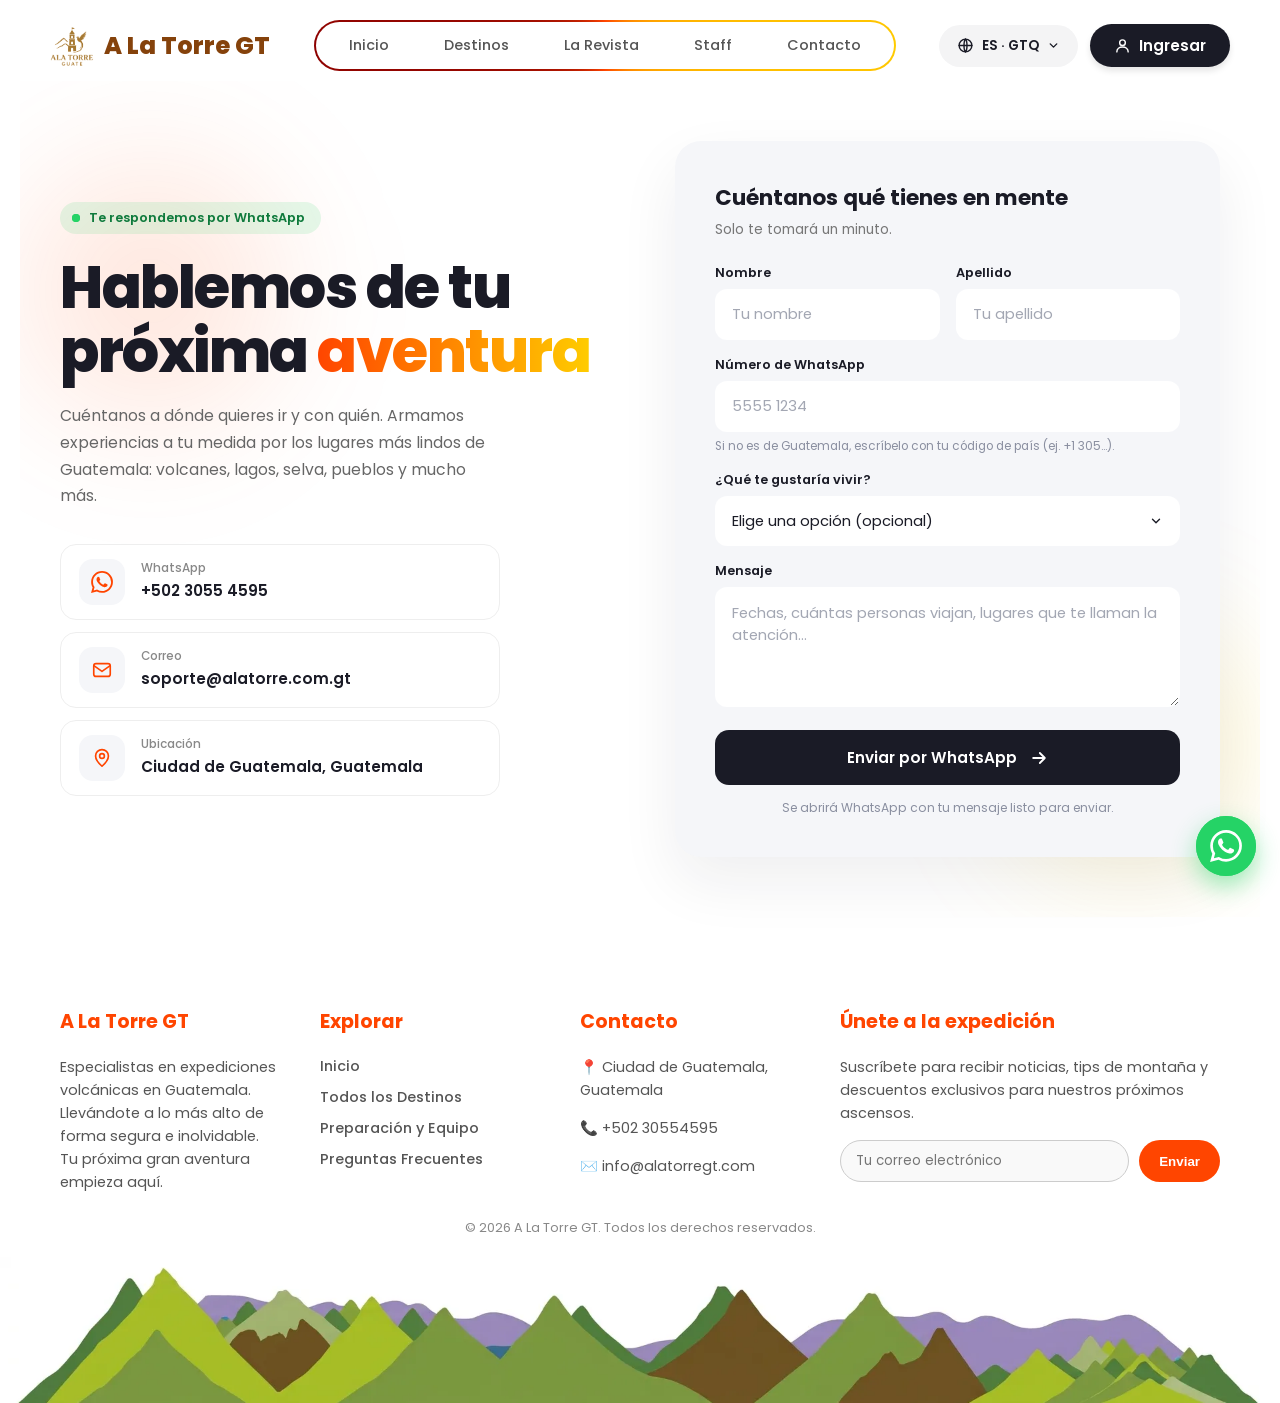
<file: contacto.html>
<!DOCTYPE html>
<html lang="es">
<head>
    <script src="comun.js" defer></script>
    <meta charset="UTF-8">
    <meta name="viewport" content="width=device-width, initial-scale=1.0">
    <title>A La Torre GT | Contacto</title>
    <link rel="icon" type="image/png" href="img/logo.png">
    <!-- Vista previa al compartir en WhatsApp, Instagram y redes -->
    <meta property="og:type" content="website">
    <meta property="og:site_name" content="A La Torre GT">
    <meta property="og:title" content="Contacto | A La Torre GT">
    <meta property="og:description" content="Escríbenos para planear tu próxima aventura en Guatemala.">
    <meta property="og:image" content="https://raw.githubusercontent.com/dxnnix16/a-la-torre-gt/main/img/compartir.jpg">
    <meta property="og:image:type" content="image/jpeg">
    <meta property="og:image:width" content="1200">
    <meta property="og:image:height" content="630">
    <meta property="og:image:alt" content="A La Torre Guate: volcanes de Guatemala al atardecer">
    <meta name="twitter:card" content="summary_large_image">
    <meta name="twitter:image" content="https://raw.githubusercontent.com/dxnnix16/a-la-torre-gt/main/img/compartir.jpg">
    <link rel="preconnect" href="https://fonts.googleapis.com">
    <link rel="preconnect" href="https://fonts.gstatic.com" crossorigin>
    <link href="https://fonts.googleapis.com/css2?family=Poppins:wght@400;500;600;700;800&display=swap" rel="stylesheet">
    <link rel="stylesheet" href="estilos.css">
    <link rel="stylesheet" href="comun.css">
    <link rel="stylesheet" href="contacto.css">
    <!-- Logo del navbar: tamaño controlado para que la imagen no desacomode la página -->
    <style>
        .navbar .logo { display: flex; align-items: center; gap: 10px; text-decoration: none; cursor: pointer; }
        .navbar .logo img { height: 44px; width: auto; max-width: 60px; object-fit: contain; display: block; flex-shrink: 0; }
        .navbar .logo span { white-space: nowrap; }
    </style>
</head>
<body>

    <nav class="navbar">
        <a class="logo" href="index.html">
            <img src="img/logo.png" alt="" onerror="this.remove()">
            <span>A La Torre GT</span>
        </a>
        <div class="nav-links">
            <a href="index.html">Inicio</a> 
            <a href="destinos.html">Destinos</a> 
            <a href="revista.html">La Revista</a> 
            <a href="staff.html">Staff</a> 
            <a href="contacto.html">Contacto</a>
        </div>
        <div class="nav-actions">
            <input type="text" class="search-bar" placeholder="🔍 Buscar un volcán...">
            <a href="#" class="btn-book">Reservar ahora</a>
        </div>
    </nav>

    <main class="container">
        <section class="ct-hero">
            <div class="ct-fondo" aria-hidden="true"><span></span><span></span></div>

            <!-- Izquierda: texto + datos de contacto -->
            <div class="ct-info">
                <p class="ct-chip ct-anim" style="--d:.05s"><i></i>Te respondemos por WhatsApp</p>
                <h1 class="ct-anim" style="--d:.15s">Hablemos de tu próxima <em>aventura</em></h1>
                <p class="ct-intro ct-anim" style="--d:.25s">Cuéntanos a dónde quieres ir y con quién. Armamos experiencias a tu medida por los lugares más lindos de Guatemala: volcanes, lagos, selva, pueblos y mucho más.</p>

                <ul class="ct-datos">
                    <li class="ct-anim" style="--d:.35s">
                        <a class="ct-dato" href="https://wa.me/50230554595?text=Hola%2C%20A%20La%20Torre%20GT%20%F0%9F%91%8B" target="_blank" rel="noopener noreferrer">
                            <span class="ct-icono"><svg viewBox="0 0 24 24" fill="currentColor" aria-hidden="true"><path d="M17.472 14.382c-.297-.149-1.758-.867-2.03-.967-.273-.099-.471-.148-.67.15-.197.297-.767.966-.94 1.164-.173.199-.347.223-.644.075-.297-.15-1.255-.463-2.39-1.475-.883-.788-1.48-1.761-1.653-2.059-.173-.297-.018-.458.13-.606.134-.133.298-.347.446-.52.149-.174.198-.298.298-.497.099-.198.05-.371-.025-.52-.075-.149-.669-1.612-.916-2.207-.242-.579-.487-.5-.669-.51-.173-.008-.371-.01-.57-.01-.198 0-.52.074-.792.372-.272.297-1.04 1.016-1.04 2.479 0 1.462 1.065 2.875 1.213 3.074.149.198 2.096 3.2 5.077 4.487.709.306 1.262.489 1.694.625.712.227 1.36.195 1.871.118.571-.085 1.758-.719 2.006-1.413.248-.694.248-1.289.173-1.413-.074-.124-.272-.198-.57-.347m-5.421 7.403h-.004a9.87 9.87 0 01-5.031-1.378l-.361-.214-3.741.982.998-3.648-.235-.374a9.86 9.86 0 01-1.51-5.26c.001-5.45 4.436-9.884 9.888-9.884 2.64 0 5.122 1.03 6.988 2.898a9.825 9.825 0 012.893 6.994c-.003 5.45-4.437 9.884-9.885 9.884m8.413-18.297A11.815 11.815 0 0012.05 0C5.495 0 .16 5.335.157 11.892c0 2.096.547 4.142 1.588 5.945L.057 24l6.305-1.654a11.882 11.882 0 005.683 1.448h.005c6.554 0 11.89-5.335 11.893-11.893a11.821 11.821 0 00-3.48-8.413Z"/></svg></span>
                            <span><small>WhatsApp</small><strong>+502 3055 4595</strong></span>
                        </a>
                    </li>
                    <li class="ct-anim" style="--d:.45s">
                        <a class="ct-dato" href="mailto:soporte@alatorre.com.gt">
                            <span class="ct-icono"><svg viewBox="0 0 24 24" fill="none" stroke="currentColor" stroke-width="1.8" stroke-linecap="round" stroke-linejoin="round" aria-hidden="true"><rect x="3" y="5" width="18" height="14" rx="2.5"/><path d="m3.5 7.5 8.5 6 8.5-6"/></svg></span>
                            <span><small>Correo</small><strong>soporte@alatorre.com.gt</strong></span>
                        </a>
                    </li>
                    <li class="ct-anim" style="--d:.55s">
                        <div class="ct-dato">
                            <span class="ct-icono"><svg viewBox="0 0 24 24" fill="none" stroke="currentColor" stroke-width="1.8" stroke-linecap="round" stroke-linejoin="round" aria-hidden="true"><path d="M12 21s-7-6.2-7-11.2a7 7 0 0 1 14 0C19 14.800 12 21 12 21z"/><circle cx="12" cy="9.800" r="2.600"/></svg></span>
                            <span><small>Ubicación</small><strong>Ciudad de Guatemala, Guatemala</strong></span>
                        </div>
                    </li>
                </ul>
            </div>

            <!-- Derecha: formulario -->
            <div class="ct-card ct-anim" id="ctCard" style="--d:.3s">
                <form id="ctForm" novalidate>
                    <h2>Cuéntanos qué tienes en mente</h2>
                    <p class="ct-sub">Solo te tomará un minuto.</p>

                    <div class="ct-fila">
                        <div class="ct-campo">
                            <label for="ctNombre">Nombre</label>
                            <input id="ctNombre" name="nombre" type="text" autocomplete="given-name" placeholder="Tu nombre" required>
                            <span class="ct-error" role="alert"></span>
                        </div>
                        <div class="ct-campo">
                            <label for="ctApellido">Apellido</label>
                            <input id="ctApellido" name="apellido" type="text" autocomplete="family-name" placeholder="Tu apellido" required>
                            <span class="ct-error" role="alert"></span>
                        </div>
                    </div>

                    <div class="ct-campo">
                        <label for="ctTel">Número de WhatsApp</label>
                        <input id="ctTel" name="telefono" type="tel" inputmode="tel" autocomplete="tel" placeholder="5555 1234" required>
                        <span class="ct-ayuda">Si no es de Guatemala, escríbelo con tu código de país (ej. +1 305…).</span>
                        <span class="ct-error" role="alert"></span>
                    </div>

                    <div class="ct-campo">
                        <label for="ctInteres">¿Qué te gustaría vivir?</label>
                        <select id="ctInteres" name="interes">
                            <option value="">Elige una opción (opcional)</option>
                            <option>Volcanes y ascensos</option>
                            <option>Lagos y playas</option>
                            <option>Selva y naturaleza</option>
                            <option>Pueblos y cultura</option>
                            <option>Un viaje para mi grupo</option>
                            <option>Aún no lo sé, ¡aconséjenme!</option>
                        </select>
                    </div>

                    <div class="ct-campo">
                        <label for="ctMensaje">Mensaje</label>
                        <textarea id="ctMensaje" name="mensaje" placeholder="Fechas, cuántas personas viajan, lugares que te llaman la atención…" required></textarea>
                        <span class="ct-error" role="alert"></span>
                    </div>

                    <button type="submit" class="ct-enviar">
                        <span>Enviar por WhatsApp</span>
                        <svg viewBox="0 0 24 24" fill="none" stroke="currentColor" stroke-width="2.2" stroke-linecap="round" stroke-linejoin="round" aria-hidden="true"><path d="M5 12h14M13 6l6 6-6 6"/></svg>
                    </button>
                    <p class="ct-nota">Se abrirá WhatsApp con tu mensaje listo para enviar.</p>
                </form>

                <!-- Mensaje de éxito -->
                <div class="ct-exito" id="ctExito" hidden>
                    <svg class="ct-check" viewBox="0 0 64 64" aria-hidden="true"><circle cx="32" cy="32" r="30"/><path d="M19 33l9 9 17-19"/></svg>
                    <h3>¡Casi listo, <span id="ctNombreExito"></span>!</h3>
                    <p>Abrimos WhatsApp con tu mensaje. Solo falta que presiones enviar y con gusto te respondemos.</p>
                    <a class="ct-enviar" id="ctAbrirWa" href="#" target="_blank" rel="noopener noreferrer">
                        <span>Abrir WhatsApp de nuevo</span>
                        <svg viewBox="0 0 24 24" fill="none" stroke="currentColor" stroke-width="2.2" stroke-linecap="round" stroke-linejoin="round" aria-hidden="true"><path d="M5 12h14M13 6l6 6-6 6"/></svg>
                    </a>
                    <button type="button" class="ct-otro" id="ctOtro">Escribir otro mensaje</button>
                </div>
            </div>
        </section>
    </main>

    <footer class="site-footer">
        <div class="footer-container">
            <div class="footer-col">
                <h3>A La Torre GT</h3>
                <p>Especialistas en expediciones volcánicas en Guatemala. Llevándote a lo más alto de forma segura e inolvidable. Tu próxima gran aventura empieza aquí.</p>
            </div>
            
            <div class="footer-col">
                <h3>Explorar</h3>
                <ul class="footer-links">
                    <li><a href="index.html">Inicio</a></li>
                    <li><a href="destinos.html">Todos los Destinos</a></li>
                    <li><a href="#">Preparación y Equipo</a></li>
                    <li><a href="#">Preguntas Frecuentes</a></li>
                </ul>
            </div>

            <div class="footer-col">
                <h3>Contacto</h3>
                <p>📍 Ciudad de Guatemala, Guatemala</p>
                <p>📞 +502 30554595</p>
                <p>✉️ info@alatorregt.com</p>
            </div>

            <div class="footer-col">
                <h3>Únete a la expedición</h3>
                <p>Suscríbete para recibir noticias, tips de montaña y descuentos exclusivos para nuestros próximos ascensos.</p>
                <form class="newsletter-form">
                    <input type="email" class="newsletter-input" placeholder="Tu correo electrónico">
                    <button type="button" class="newsletter-btn">Enviar</button>
                </form>
            </div>
        </div>

        <div class="footer-bottom">
            <p>&copy; 2026 A La Torre GT. Todos los derechos reservados.</p>
        </div>

        <div class="cumbres-reference">
            <img src="img/cumbres.webp" alt="Las 37 cumbres oficiales de Guatemala">
        </div>
    </footer>

    <script src="contacto.js"></script>
    <script src="whatsapp.js"></script>
</body>
</html>
</file>
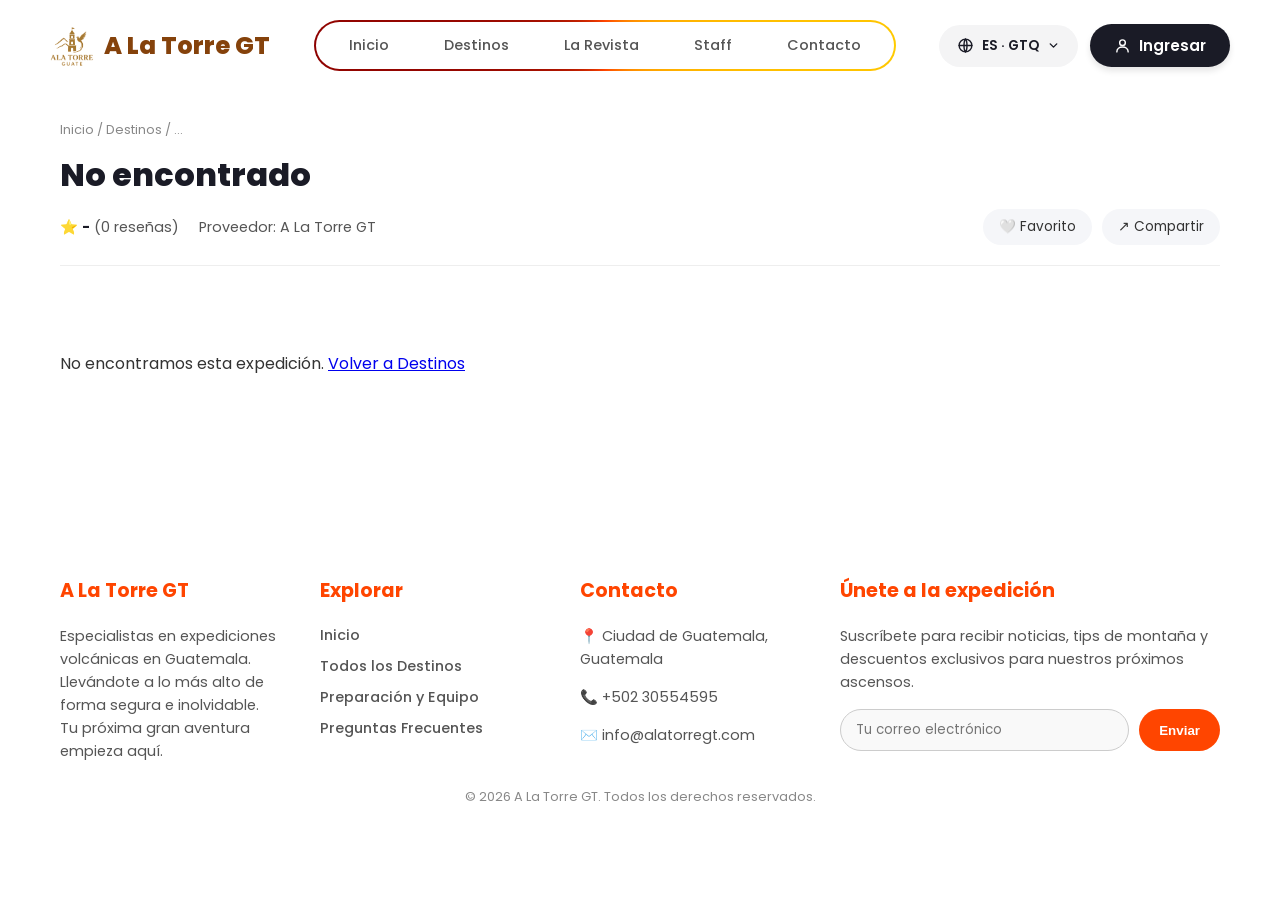
<file: detalle.html>
<!DOCTYPE html>
<html lang="es">
<head>
    <meta charset="UTF-8">
    <meta name="viewport" content="width=device-width, initial-scale=1.0">
    <title id="page-title">A La Torre GT | Detalle</title>
    <link rel="icon" type="image/png" href="img/logo.png">
    <!-- Vista previa al compartir en WhatsApp, Instagram y redes -->
    <meta property="og:type" content="website">
    <meta property="og:site_name" content="A La Torre GT">
    <meta property="og:title" content="Expediciones en Guatemala | A La Torre GT">
    <meta property="og:description" content="Mira el itinerario, los precios y reserva tu próxima aventura.">
    <meta property="og:image" content="https://raw.githubusercontent.com/dxnnix16/a-la-torre-gt/main/img/compartir.jpg">
    <meta property="og:image:type" content="image/jpeg">
    <meta property="og:image:width" content="1200">
    <meta property="og:image:height" content="630">
    <meta property="og:image:alt" content="A La Torre Guate: volcanes de Guatemala al atardecer">
    <meta name="twitter:card" content="summary_large_image">
    <meta name="twitter:image" content="https://raw.githubusercontent.com/dxnnix16/a-la-torre-gt/main/img/compartir.jpg">
    <meta id="page-description" name="description" content="Expediciones a volcanes en Guatemala.">
    <link rel="preconnect" href="https://fonts.googleapis.com">
    <link rel="preconnect" href="https://fonts.gstatic.com" crossorigin>
    <link href="https://fonts.googleapis.com/css2?family=Poppins:wght@400;500;600;700;800&display=swap" rel="stylesheet">
    <link rel="stylesheet" href="estilos.css">
    <link rel="stylesheet" href="comun.css">
    <link rel="stylesheet" href="reserva.css">
    <script src="moneda.js"></script>
    <script src="comun.js" defer></script>
    <!-- Logo del navbar: tamaño controlado para que la imagen no desacomode la página -->
    <style>
        .navbar .logo { display: flex; align-items: center; gap: 10px; text-decoration: none; cursor: pointer; }
        .navbar .logo img { height: 44px; width: auto; max-width: 60px; object-fit: contain; display: block; flex-shrink: 0; }
        .navbar .logo span { white-space: nowrap; }
    </style>
</head>
<body>
    <!-- Animación de selva y diseño especial: solo se activa en detalle.html?id=tikal -->
    <script src="tikal-selva.js"></script>

    <nav class="navbar">
        <a class="logo" href="index.html">
            <img src="img/logo.png" alt="" onerror="this.remove()">
            <span>A La Torre GT</span>
        </a>
        <div class="nav-links">
            <a href="index.html">Inicio</a>
            <a href="destinos.html">Destinos</a>
            <a href="revista.html">La Revista</a>
            <a href="staff.html">Staff</a>
            <a href="contacto.html">Contacto</a>
        </div>
        <div class="nav-actions">
            <input type="text" class="search-bar" placeholder="🔍 Buscar un volcán...">
            <a href="#" class="btn-book">Reservar ahora</a>
        </div>
    </nav>

    <section class="detail-hero container">
        <p class="detail-breadcrumb"><a href="index.html">Inicio</a> / <a href="destinos.html">Destinos</a> / <span id="detail-breadcrumb-nombre">...</span></p>
        <h1 id="detail-title">Cargando...</h1>
        <div class="detail-meta">
            <span class="detail-rating">⭐ <strong id="detail-rating">-</strong> <span id="detail-reviews-count">(0 reseñas)</span></span>
            <span class="detail-provider">Proveedor: A La Torre GT</span>
            <div class="detail-actions">
                <button type="button" class="detail-action-btn" id="btn-favorito">🤍 Favorito</button>
                <button type="button" class="detail-action-btn" id="btn-compartir">↗ Compartir</button>
            </div>
        </div>
    </section>

    <div class="detail-layout container">

        <div class="detail-main">

            <div class="detail-gallery" id="detail-gallery"></div>

            <!-- NUEVO: franja de íconos "Lo esencial" -->
            <section class="detail-block" id="block-franja">
                <h2>Lo esencial</h2>
                <div class="franja-info" id="franja-info"></div>
            </section>

            <section class="detail-block">
                <h2>Sobre esta experiencia</h2>
                <p id="detail-descripcion"></p>
            </section>

            <section class="detail-block" id="block-itinerario">
                <h2>Itinerario</h2>
                <div class="detail-modalidad-tabs" id="detail-modalidad-tabs"></div>
                <div class="detail-itinerary-wrap">
                    <div class="detail-itinerary-track" id="detail-itinerary-track"></div>
                    <div class="detail-itinerary-days" id="detail-itinerary-days"></div>
                </div>
            </section>

            <section class="detail-block" id="block-requisitos">
                <h2>Requisitos y nivel</h2>
                <div class="detail-requisitos" id="detail-requisitos"></div>
            </section>

            <!-- NUEVO: bloques de info en dos columnas (La experiencia, incluido, restricciones...) -->
            <section class="detail-block" id="block-info-bloques">
                <div class="detail-info-bloques" id="detail-info-bloques"></div>
            </section>

            <section class="detail-block">
                <h2>Reseñas de clientes</h2>
                <div id="detail-resenas"></div>
                <button type="button" class="btn-escribir-resena" id="btn-escribir-resena">Escribir una reseña</button>
                <div class="resena-form-wrap" id="detail-resena-form-wrap" hidden>
                    <form id="form-resena" class="resena-form">
                        <div class="resena-form-row">
                            <input type="text" id="resena-nombre" class="detail-select" placeholder="Tu nombre" required>
                            <select id="resena-calificacion" class="detail-select">
                                <option value="5">★★★★★ Excelente</option>
                                <option value="4">★★★★☆ Muy bueno</option>
                                <option value="3">★★★☆☆ Bueno</option>
                                <option value="2">★★☆☆☆ Regular</option>
                                <option value="1">★☆☆☆☆ Malo</option>
                            </select>
                        </div>
                        <textarea id="resena-texto" class="detail-select" rows="3" placeholder="Cuéntanos cómo fue tu experiencia..." required></textarea>
                        <button type="submit" class="btn-primary">Publicar reseña</button>
                    </form>
                </div>
            </section>

            <section class="detail-block" id="block-sugerencias">
                <h2>También te puede interesar</h2>
                <div class="detail-suggestions" id="detail-suggestions"></div>
            </section>

        </div>

        <aside class="detail-sidebar">
            <div class="detail-price-box">
                <div class="detail-price-from">Desde</div>
                <div class="detail-price-amount" id="detail-price">Q —</div>
                <div class="detail-price-per">por persona</div>

                <!-- ¿Cómo quieres ir?: dos tarjetas con su precio (las dibuja detalle.js; se oculta si el volcán no tiene salidas grupales) -->
                <div class="detail-field" id="field-tipo-tour" hidden>
                    <label class="detail-field-label" id="tipo-tour-label">¿Cómo quieres ir?</label>
                    <div class="tt-opciones" id="tipo-tour" role="radiogroup" aria-labelledby="tipo-tour-label"></div>
                </div>

                <!-- Precio por persona según cuántos viajan (solo en destinos con "grupalMas") -->
                <div class="detail-field" id="field-escala" hidden></div>

                <div class="detail-field" id="field-modalidad">
                    <label class="detail-field-label">Modalidad</label>
                    <select id="select-modalidad" class="detail-select"></select>
                </div>

                <div class="detail-field" id="field-punto">
                    <label class="detail-field-label">Punto de salida</label>
                    <select id="select-punto" class="detail-select"></select>
                </div>

                <!-- Participantes: ahora es un contador (reserva.js). El select queda oculto
                     y detalle.js lo sigue usando para elegir el precio individual/grupo. -->
                <div class="detail-field" id="field-grupo">
                    <label class="detail-field-label">Participantes</label>
                    <div id="rv-personas"></div>
                    <select id="select-tipo-grupo" class="detail-select" hidden>
                        <option value="individual">Individual</option>
                        <option value="grupo">Grupo (2 o más)</option>
                    </select>
                </div>

                <!-- NUEVO: fecha de la salida grupal con fecha fija -->
                <div class="detail-field" id="field-fecha-grupal"></div>

                <!-- NUEVO: fecha exacta del tour privado (calendario en reserva.js) -->
                <div class="detail-field" id="field-fecha"></div>

                <button type="button" class="btn-primary detail-btn-reservar" id="btn-reservar">Ver disponibilidad</button>

                <div class="detail-policy">
                    <div class="detail-policy-item"><strong>Reserva mínima:</strong> <span id="detail-reserva-minima"></span></div>
                    <div class="detail-policy-item"><strong>Cancelación:</strong> <span id="detail-cancelacion"></span></div>
                </div>

                <div class="detail-policy-extra" id="detail-policy-extra"></div>
            </div>

            <div class="detail-newsletter-box">
                <h3>Únete a la expedición</h3>
                <p>Recibe tips de montaña y descuentos exclusivos.</p>
                <form class="newsletter-form">
                    <input type="email" class="newsletter-input" placeholder="Tu correo electrónico">
                    <button type="button" class="newsletter-btn">Enviar</button>
                </form>
            </div>
        </aside>

    </div>

    <footer class="site-footer">
        <div class="footer-container">
            <div class="footer-col">
                <h3>A La Torre GT</h3>
                <p>Especialistas en expediciones volcánicas en Guatemala. Llevándote a lo más alto de forma segura e inolvidable. Tu próxima gran aventura empieza aquí.</p>
            </div>

            <div class="footer-col">
                <h3>Explorar</h3>
                <ul class="footer-links">
                    <li><a href="index.html">Inicio</a></li>
                    <li><a href="destinos.html">Todos los Destinos</a></li>
                    <li><a href="#">Preparación y Equipo</a></li>
                    <li><a href="#">Preguntas Frecuentes</a></li>
                </ul>
            </div>

            <div class="footer-col">
                <h3>Contacto</h3>
                <p>📍 Ciudad de Guatemala, Guatemala</p>
                <p>📞 +502 30554595</p>
                <p>✉️ info@alatorregt.com</p>
            </div>

            <div class="footer-col">
                <h3>Únete a la expedición</h3>
                <p>Suscríbete para recibir noticias, tips de montaña y descuentos exclusivos para nuestros próximos ascensos.</p>
                <form class="newsletter-form">
                    <input type="email" class="newsletter-input" placeholder="Tu correo electrónico">
                    <button type="button" class="newsletter-btn">Enviar</button>
                </form>
            </div>
        </div>

        <div class="footer-bottom">
            <p>&copy; 2026 A La Torre GT. Todos los derechos reservados.</p>
        </div>
    </footer>

    <script src="destinos-data.js"></script>
    <script src="imagenes.js"></script>
    <script src="proveedores-data.js"></script>
    <script src="ofertas.js"></script>
    <script src="reserva.js"></script>
    <script src="detalle.js"></script>
</body>
</html>
</file>
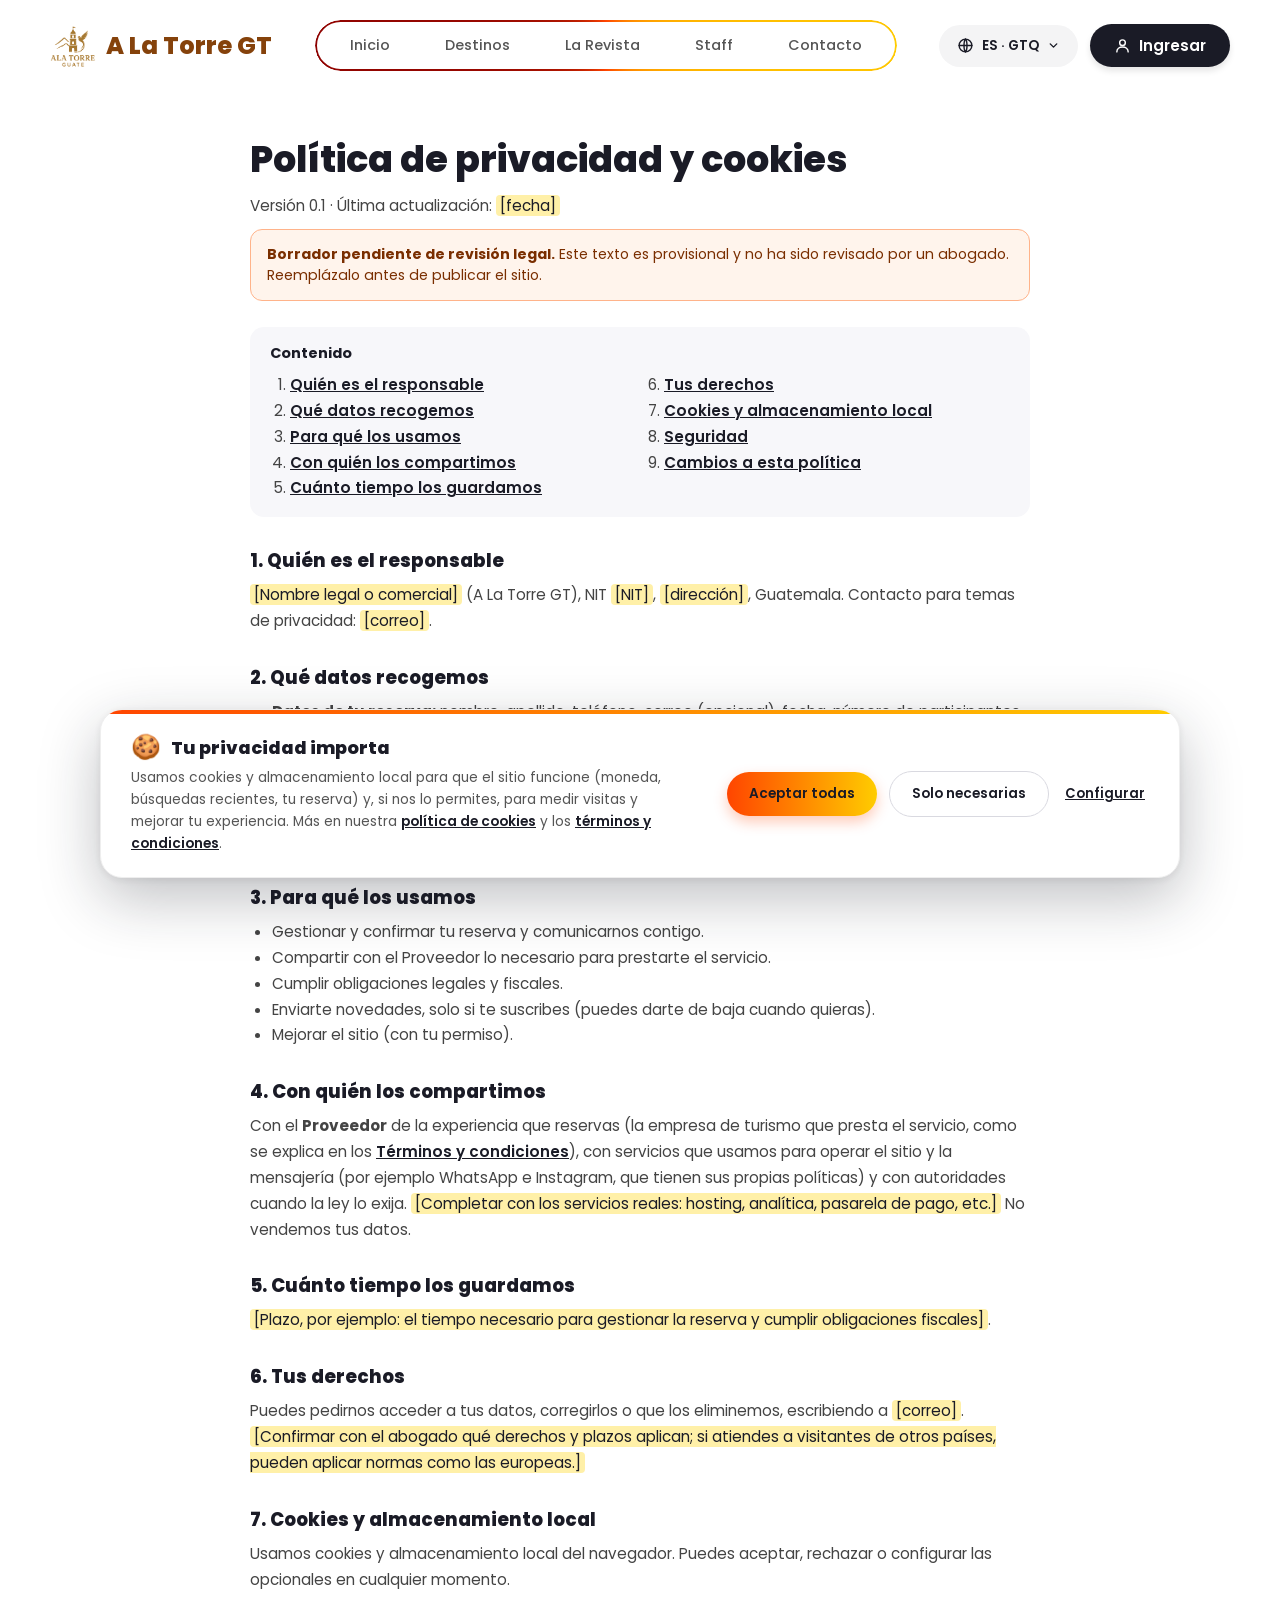
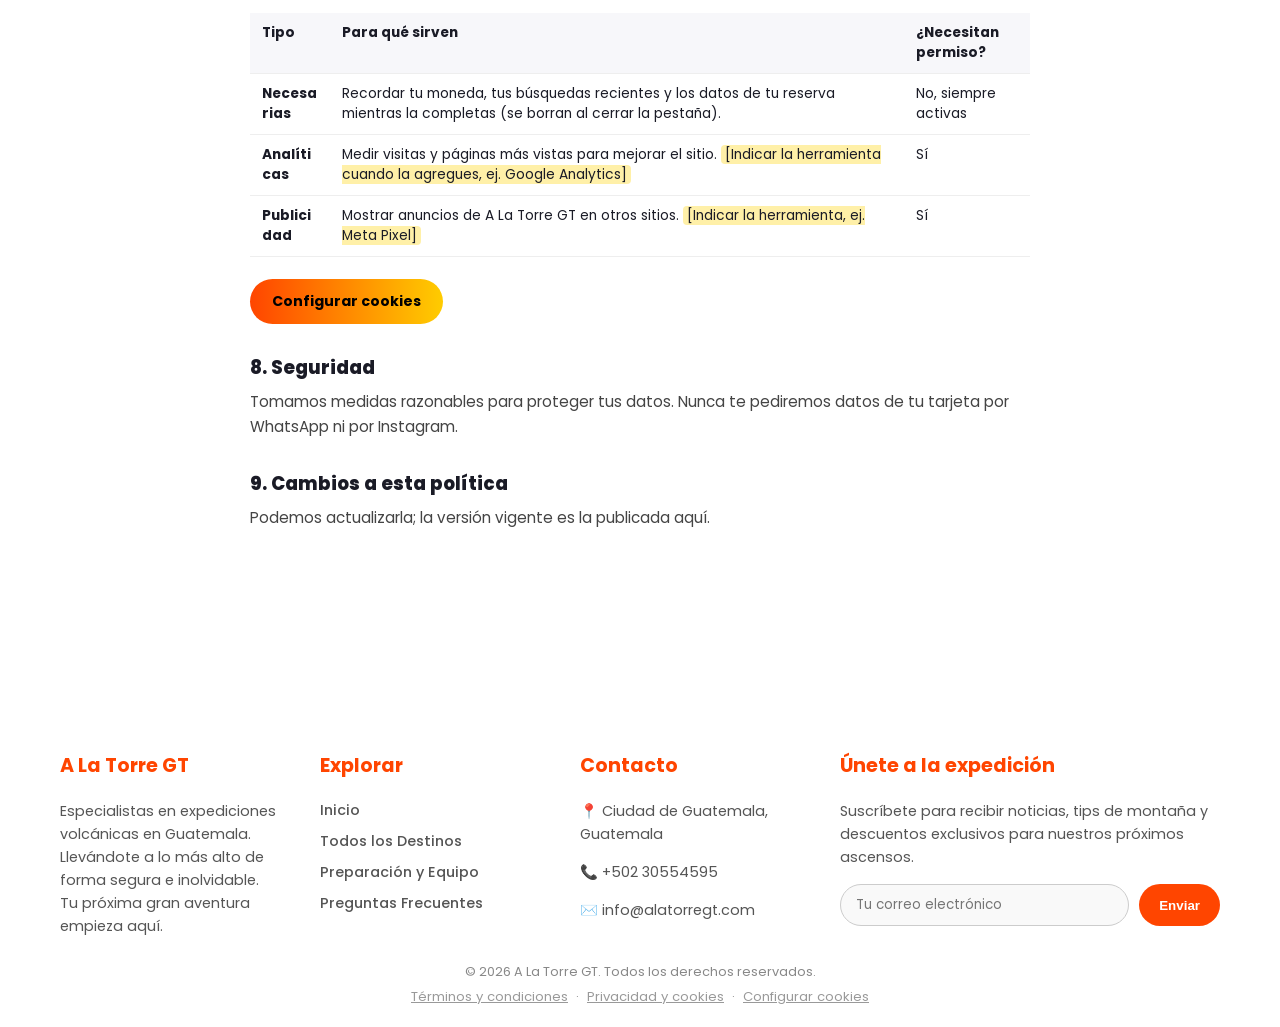
<file: privacidad.html>
<!DOCTYPE html>
<html lang="es">
<head>
    <meta charset="UTF-8">
    <meta name="viewport" content="width=device-width, initial-scale=1.0">
    <title>A La Torre GT | Privacidad y cookies</title>
    <link rel="icon" type="image/png" href="img/logo.png">
    <!-- Vista previa al compartir en WhatsApp, Instagram y redes -->
    <meta property="og:type" content="website">
    <meta property="og:site_name" content="A La Torre GT">
    <meta property="og:title" content="Privacidad y cookies | A La Torre GT">
    <meta property="og:description" content="Política de privacidad y de cookies.">
    <meta property="og:image" content="https://raw.githubusercontent.com/dxnnix16/a-la-torre-gt/main/img/compartir.jpg">
    <meta property="og:image:type" content="image/jpeg">
    <meta property="og:image:width" content="1200">
    <meta property="og:image:height" content="630">
    <meta property="og:image:alt" content="A La Torre Guate: volcanes de Guatemala al atardecer">
    <meta name="twitter:card" content="summary_large_image">
    <meta name="twitter:image" content="https://raw.githubusercontent.com/dxnnix16/a-la-torre-gt/main/img/compartir.jpg">
    <meta name="description" content="Política de privacidad y de cookies de A La Torre GT.">
    <link rel="preconnect" href="https://fonts.googleapis.com">
    <link rel="preconnect" href="https://fonts.gstatic.com" crossorigin>
    <link href="https://fonts.googleapis.com/css2?family=Poppins:wght@400;500;600;700;800&display=swap" rel="stylesheet">
    <link rel="stylesheet" href="estilos.css">
    <link rel="stylesheet" href="comun.css">
    <link rel="stylesheet" href="inicio.css">
    <link rel="stylesheet" href="legal.css">
    <script src="moneda.js"></script>
    <script src="i18n.js" defer></script>
    <script src="traducciones/trad-comun.js" defer></script>
    <script src="comun.js" defer></script>
    <script src="menu-movil.js" defer></script>
</head>
<body>

    <nav class="navbar">
        <a class="logo" href="index.html">
            <img src="img/logo.png" alt="" onerror="this.remove()">
            <span>A La Torre GT</span>
        </a>
        <div class="nav-links">
            <a href="index.html" data-i18n="comun.nav.inicio">Inicio</a>
            <a href="destinos.html" data-i18n="comun.nav.destinos">Destinos</a>
            <a href="revista.html" data-i18n="comun.nav.revista">La Revista</a>
            <a href="staff.html" data-i18n="comun.nav.staff">Staff</a>
            <a href="contacto.html" data-i18n="comun.nav.contacto">Contacto</a>
        </div>
        <div class="nav-actions">
            <input type="text" class="search-bar" placeholder="🔍 Buscar un volcán...">
            <a href="#" class="btn-book">Reservar ahora</a>
        </div>
    </nav>

    <main class="lg-pagina">
        <h1>Política de privacidad y cookies</h1>
        <p class="lg-fecha">Versión <span data-legal-version="terminos">0.1</span> · Última actualización: <mark>[fecha]</mark></p>
        <!-- QUITA este aviso cuando tu abogado apruebe el texto. Los textos amarillos <mark> son datos por completar. -->
        <div class="lg-borrador"><strong>Borrador pendiente de revisión legal.</strong> Este texto es provisional y no ha sido revisado por un abogado. Reemplázalo antes de publicar el sitio.</div>
        <nav class="lg-indice" aria-label="Contenido"><strong>Contenido</strong><ol><li><a href="#s1">Quién es el responsable</a></li><li><a href="#s2">Qué datos recogemos</a></li><li><a href="#s3">Para qué los usamos</a></li><li><a href="#s4">Con quién los compartimos</a></li><li><a href="#s5">Cuánto tiempo los guardamos</a></li><li><a href="#s6">Tus derechos</a></li><li><a href="#s7">Cookies y almacenamiento local</a></li><li><a href="#s8">Seguridad</a></li><li><a href="#s9">Cambios a esta política</a></li></ol></nav>
        <h2 id="s1">1. Quién es el responsable</h2>
        <p><mark>[Nombre legal o comercial]</mark> (A La Torre GT), NIT <mark>[NIT]</mark>, <mark>[dirección]</mark>, Guatemala. Contacto para temas de privacidad: <mark>[correo]</mark>.</p>
        <h2 id="s2">2. Qué datos recogemos</h2>
        <ul>
            <li><strong>Datos de tu reserva:</strong> nombre, apellido, teléfono, correo (opcional), fecha, número de participantes y experiencia elegida.</li>
            <li><strong>Comprobantes de pago</strong> que nos envías por WhatsApp o Instagram.</li>
            <li><strong>Datos de uso del sitio</strong> (páginas visitadas, dispositivo), solo si aceptas las cookies analíticas.</li>
            <li><strong>Correo electrónico</strong> si te suscribes a nuestras novedades.</li>
            <li><strong>Reseñas</strong> que decides publicar.</li>
        </ul>
        <h2 id="s3">3. Para qué los usamos</h2>
        <ul>
            <li>Gestionar y confirmar tu reserva y comunicarnos contigo.</li>
            <li>Compartir con el Proveedor lo necesario para prestarte el servicio.</li>
            <li>Cumplir obligaciones legales y fiscales.</li>
            <li>Enviarte novedades, solo si te suscribes (puedes darte de baja cuando quieras).</li>
            <li>Mejorar el sitio (con tu permiso).</li>
        </ul>
        <h2 id="s4">4. Con quién los compartimos</h2>
        <p>Con el <strong>Proveedor</strong> de la experiencia que reservas (la empresa de turismo que presta el servicio, como se explica en los <a href="terminos.html">Términos y condiciones</a>), con servicios que usamos para operar el sitio y la mensajería (por ejemplo WhatsApp e Instagram, que tienen sus propias políticas) y con autoridades cuando la ley lo exija. <mark>[Completar con los servicios reales: hosting, analítica, pasarela de pago, etc.]</mark> No vendemos tus datos.</p>
        <h2 id="s5">5. Cuánto tiempo los guardamos</h2>
        <p><mark>[Plazo, por ejemplo: el tiempo necesario para gestionar la reserva y cumplir obligaciones fiscales]</mark>.</p>
        <h2 id="s6">6. Tus derechos</h2>
        <p>Puedes pedirnos acceder a tus datos, corregirlos o que los eliminemos, escribiendo a <mark>[correo]</mark>. <mark>[Confirmar con el abogado qué derechos y plazos aplican; si atiendes a visitantes de otros países, pueden aplicar normas como las europeas.]</mark></p>
        <h2 id="s7">7. Cookies y almacenamiento local</h2>
        <p id="cookies">Usamos cookies y almacenamiento local del navegador. Puedes aceptar, rechazar o configurar las opcionales en cualquier momento.</p>
        <div class="lg-tabla-wrap"><table class="lg-tabla">
            <thead><tr><th>Tipo</th><th>Para qué sirven</th><th>¿Necesitan permiso?</th></tr></thead>
            <tbody>
                <tr><td><strong>Necesarias</strong></td><td>Recordar tu moneda, tus búsquedas recientes y los datos de tu reserva mientras la completas (se borran al cerrar la pestaña).</td><td>No, siempre activas</td></tr>
                <tr><td><strong>Analíticas</strong></td><td>Medir visitas y páginas más vistas para mejorar el sitio. <mark>[Indicar la herramienta cuando la agregues, ej. Google Analytics]</mark></td><td>Sí</td></tr>
                <tr><td><strong>Publicidad</strong></td><td>Mostrar anuncios de A La Torre GT en otros sitios. <mark>[Indicar la herramienta, ej. Meta Pixel]</mark></td><td>Sí</td></tr>
            </tbody>
        </table></div>
        <button type="button" class="lg-btn-cookies" onclick="Legal.abrir()">Configurar cookies</button>
        <h2 id="s8">8. Seguridad</h2>
        <p>Tomamos medidas razonables para proteger tus datos. Nunca te pediremos datos de tu tarjeta por WhatsApp ni por Instagram.</p>
        <h2 id="s9">9. Cambios a esta política</h2>
        <p>Podemos actualizarla; la versión vigente es la publicada aquí.</p>
    </main>

    <footer class="site-footer">
        <div class="footer-container">
            <div class="footer-col">
                <h3>A La Torre GT</h3>
                <p data-i18n="comun.footer.sobre">Especialistas en expediciones volcánicas en Guatemala. Llevándote a lo más alto de forma segura e inolvidable. Tu próxima gran aventura empieza aquí.</p>
            </div>

            <div class="footer-col">
                <h3 data-i18n="comun.footer.explorar">Explorar</h3>
                <ul class="footer-links">
                    <li><a href="index.html" data-i18n="comun.nav.inicio">Inicio</a></li>
                    <li><a href="destinos.html" data-i18n="comun.footer.destinos">Todos los Destinos</a></li>
                    <li><a href="#" data-i18n="comun.footer.preparacion">Preparación y Equipo</a></li>
                    <li><a href="#" data-i18n="comun.footer.faq">Preguntas Frecuentes</a></li>
                </ul>
            </div>

            <div class="footer-col">
                <h3 data-i18n="comun.footer.contacto">Contacto</h3>
                <p>📍 Ciudad de Guatemala, Guatemala</p>
                <p>📞 +502 30554595</p>
                <p>✉️ info@alatorregt.com</p>
            </div>

            <div class="footer-col">
                <h3 data-i18n="comun.footer.unete">Únete a la expedición</h3>
                <p data-i18n="comun.footer.unete_texto">Suscríbete para recibir noticias, tips de montaña y descuentos exclusivos para nuestros próximos ascensos.</p>
                <form class="newsletter-form">
                    <input type="email" class="newsletter-input" placeholder="Tu correo electrónico" data-i18n-attr="placeholder:comun.footer.correo_ph">
                    <button type="button" class="newsletter-btn" data-i18n="comun.footer.enviar">Enviar</button>
                </form>
            </div>
        </div>

        <div class="footer-bottom">
            <p data-i18n="comun.footer.derechos">&copy; 2026 A La Torre GT. Todos los derechos reservados.</p>
        </div>
    </footer>

    <script src="legal.js" defer></script>
</body>
</html>
</file>
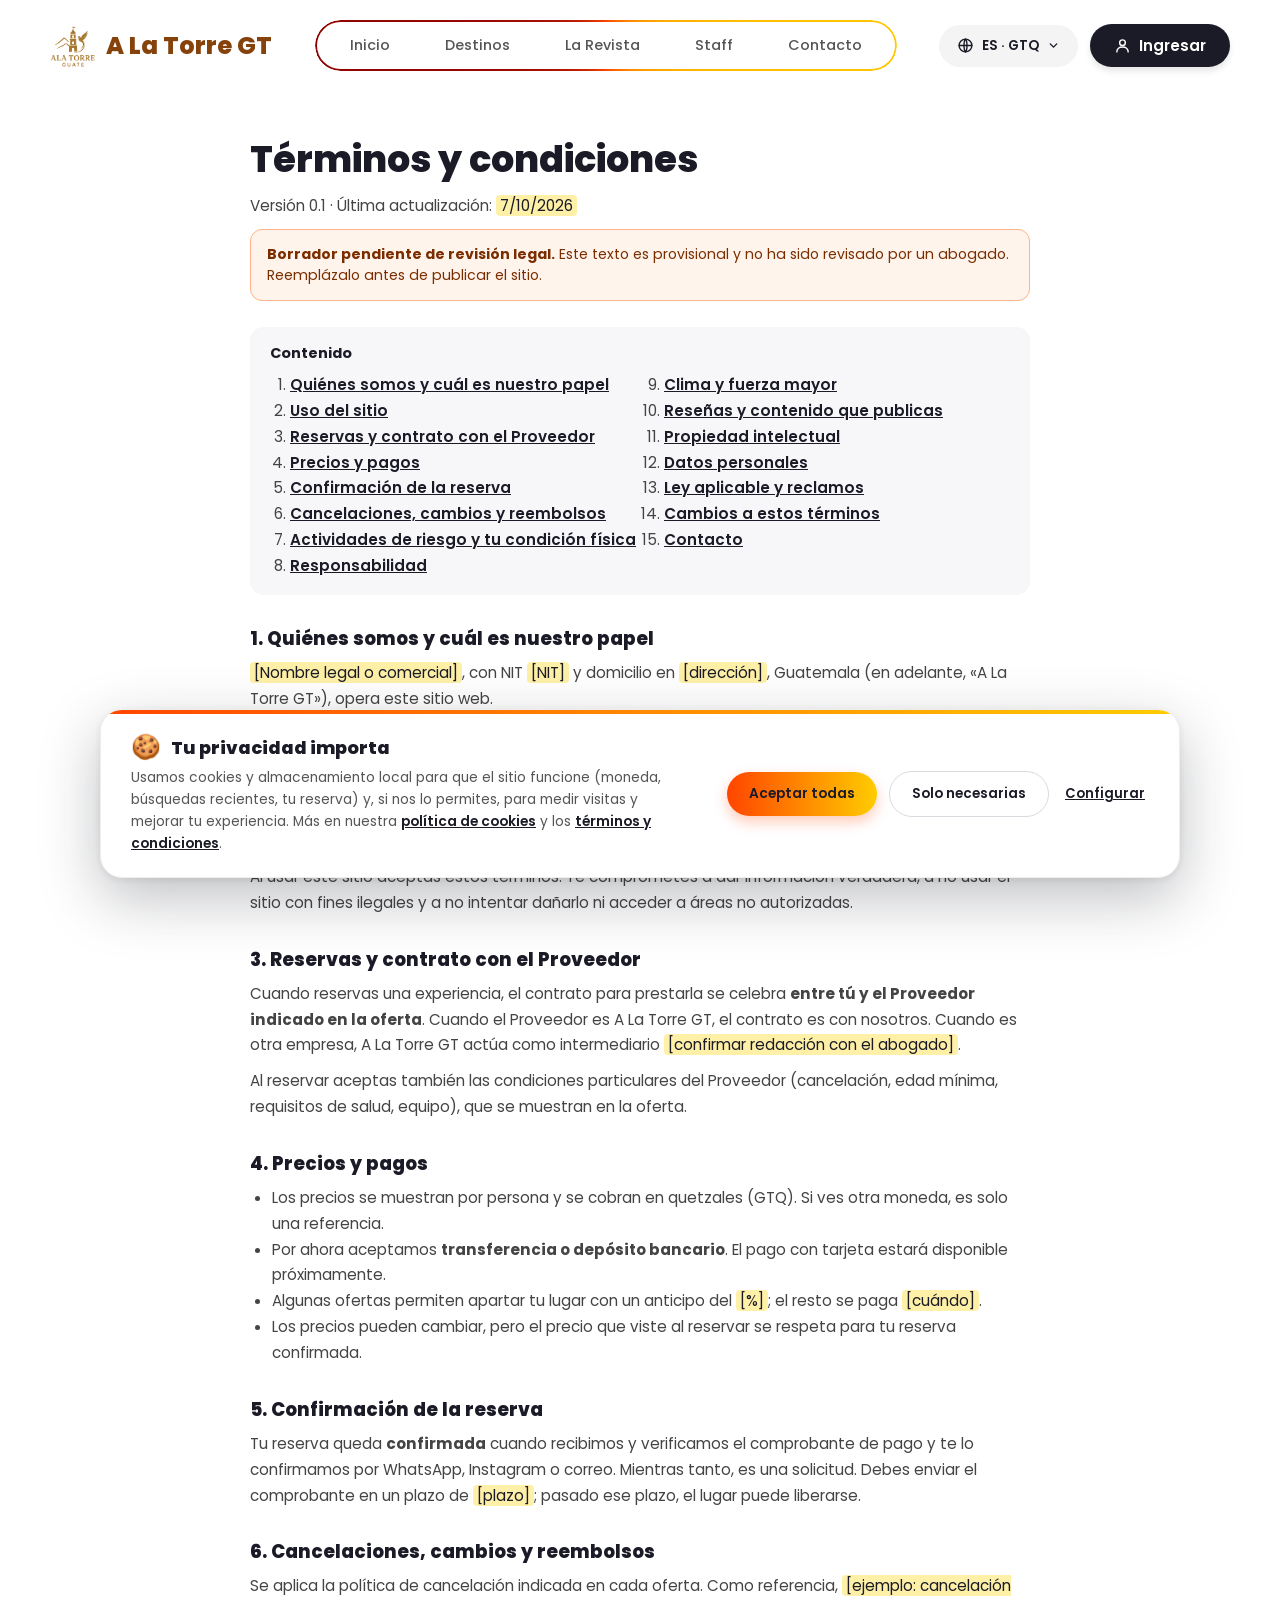
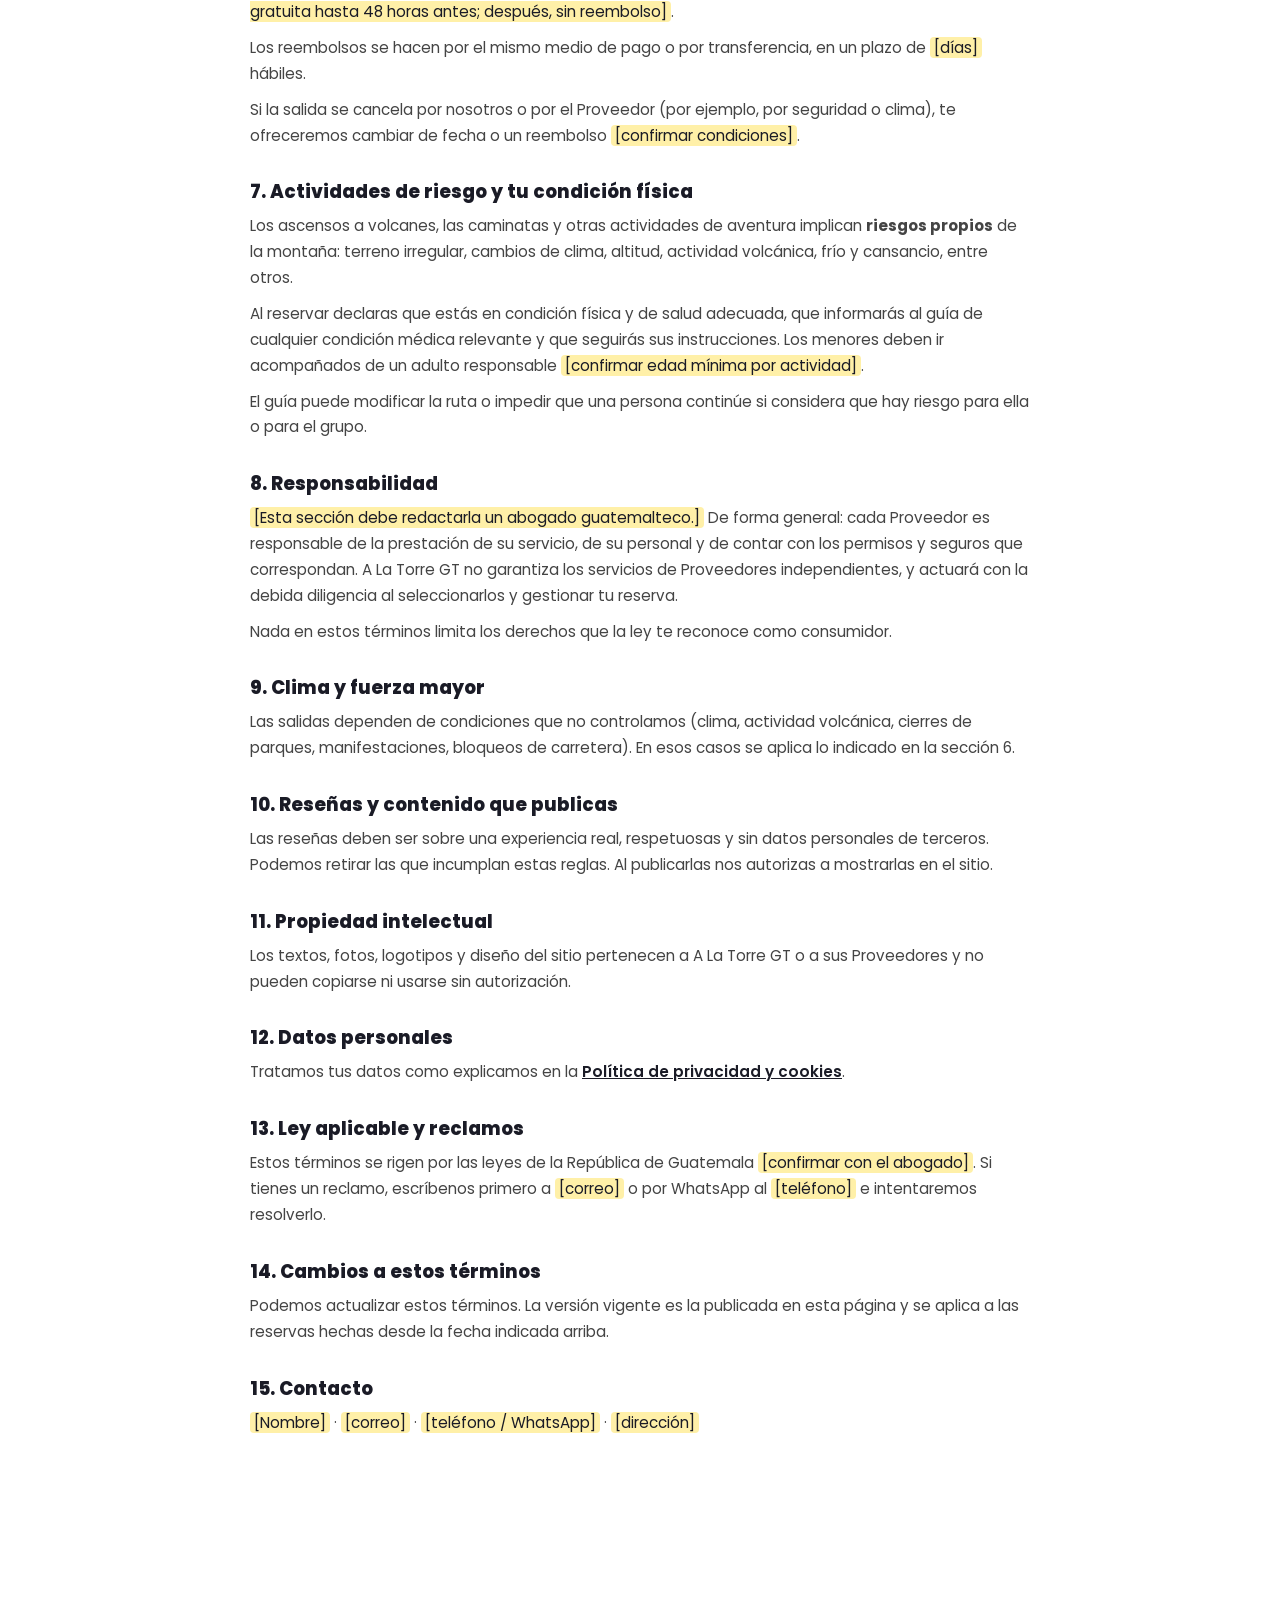
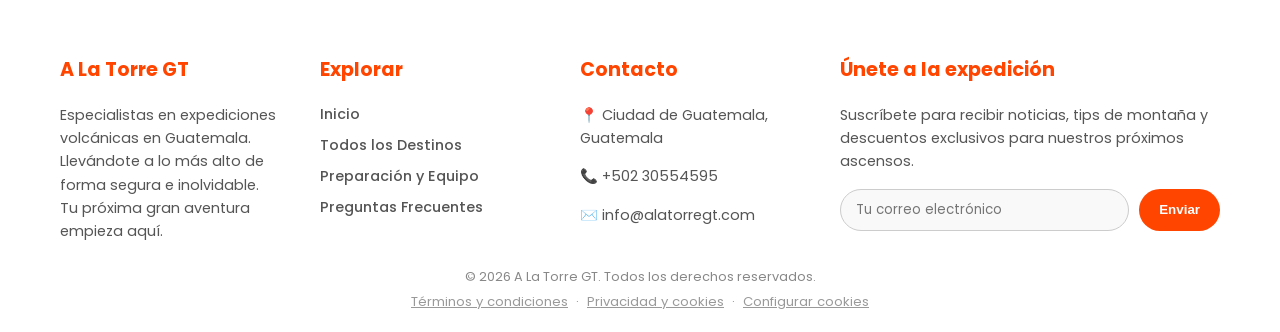
<file: terminos.html>
<!DOCTYPE html>
<html lang="es">
<head>
    <meta charset="UTF-8">
    <meta name="viewport" content="width=device-width, initial-scale=1.0">
    <title>A La Torre GT | Términos y condiciones</title>
    <link rel="icon" type="image/png" href="img/logo.png">
    <!-- Vista previa al compartir en WhatsApp, Instagram y redes -->
    <meta property="og:type" content="website">
    <meta property="og:site_name" content="A La Torre GT">
    <meta property="og:title" content="Términos y condiciones | A La Torre GT">
    <meta property="og:description" content="Términos y condiciones de uso y de reserva.">
    <meta property="og:image" content="https://raw.githubusercontent.com/dxnnix16/a-la-torre-gt/main/img/compartir.jpg">
    <meta property="og:image:type" content="image/jpeg">
    <meta property="og:image:width" content="1200">
    <meta property="og:image:height" content="630">
    <meta property="og:image:alt" content="A La Torre Guate: volcanes de Guatemala al atardecer">
    <meta name="twitter:card" content="summary_large_image">
    <meta name="twitter:image" content="https://raw.githubusercontent.com/dxnnix16/a-la-torre-gt/main/img/compartir.jpg">
    <meta name="description" content="Términos y condiciones de uso y de reserva de A La Torre GT.">
    <link rel="preconnect" href="https://fonts.googleapis.com">
    <link rel="preconnect" href="https://fonts.gstatic.com" crossorigin>
    <link href="https://fonts.googleapis.com/css2?family=Poppins:wght@400;500;600;700;800&display=swap" rel="stylesheet">
    <link rel="stylesheet" href="estilos.css">
    <link rel="stylesheet" href="comun.css">
    <link rel="stylesheet" href="inicio.css">
    <link rel="stylesheet" href="legal.css">
    <script src="moneda.js"></script>
    <script src="i18n.js" defer></script>
    <script src="traducciones/trad-comun.js" defer></script>
    <script src="comun.js" defer></script>
    <script src="menu-movil.js" defer></script>
</head>
<body>

    <nav class="navbar">
        <a class="logo" href="index.html">
            <img src="img/logo.png" alt="" onerror="this.remove()">
            <span>A La Torre GT</span>
        </a>
        <div class="nav-links">
            <a href="index.html" data-i18n="comun.nav.inicio">Inicio</a>
            <a href="destinos.html" data-i18n="comun.nav.destinos">Destinos</a>
            <a href="revista.html" data-i18n="comun.nav.revista">La Revista</a>
            <a href="staff.html" data-i18n="comun.nav.staff">Staff</a>
            <a href="contacto.html" data-i18n="comun.nav.contacto">Contacto</a>
        </div>
        <div class="nav-actions">
            <input type="text" class="search-bar" placeholder="🔍 Buscar un volcán...">
            <a href="#" class="btn-book">Reservar ahora</a>
        </div>
    </nav>

    <main class="lg-pagina">
        <h1>Términos y condiciones</h1>
        <p class="lg-fecha">Versión <span data-legal-version="terminos">0.1</span> · Última actualización: <mark>7/10/2026</mark></p>
        <!-- QUITA este aviso cuando tu abogado apruebe el texto. Los textos amarillos <mark> son datos por completar. -->
        <div class="lg-borrador"><strong>Borrador pendiente de revisión legal.</strong> Este texto es provisional y no ha sido revisado por un abogado. Reemplázalo antes de publicar el sitio.</div>
        <nav class="lg-indice" aria-label="Contenido"><strong>Contenido</strong><ol><li><a href="#s1">Quiénes somos y cuál es nuestro papel</a></li><li><a href="#s2">Uso del sitio</a></li><li><a href="#s3">Reservas y contrato con el Proveedor</a></li><li><a href="#s4">Precios y pagos</a></li><li><a href="#s5">Confirmación de la reserva</a></li><li><a href="#s6">Cancelaciones, cambios y reembolsos</a></li><li><a href="#s7">Actividades de riesgo y tu condición física</a></li><li><a href="#s8">Responsabilidad</a></li><li><a href="#s9">Clima y fuerza mayor</a></li><li><a href="#s10">Reseñas y contenido que publicas</a></li><li><a href="#s11">Propiedad intelectual</a></li><li><a href="#s12">Datos personales</a></li><li><a href="#s13">Ley aplicable y reclamos</a></li><li><a href="#s14">Cambios a estos términos</a></li><li><a href="#s15">Contacto</a></li></ol></nav>
        <h2 id="s1">1. Quiénes somos y cuál es nuestro papel</h2>
        <p><mark>[Nombre legal o comercial]</mark>, con NIT <mark>[NIT]</mark> y domicilio en <mark>[dirección]</mark>, Guatemala (en adelante, «A La Torre GT»), opera este sitio web.</p>
        <p>A La Torre GT ofrece <strong>experiencias propias</strong> y, además, funciona como <strong>intermediario</strong> entre los visitantes del sitio y empresas de turismo independientes («Proveedores»). En cada oferta se indica claramente quién presta el servicio.</p>
        <h2 id="s2">2. Uso del sitio</h2>
        <p>Al usar este sitio aceptas estos términos. Te comprometes a dar información verdadera, a no usar el sitio con fines ilegales y a no intentar dañarlo ni acceder a áreas no autorizadas.</p>
        <h2 id="s3">3. Reservas y contrato con el Proveedor</h2>
        <p>Cuando reservas una experiencia, el contrato para prestarla se celebra <strong>entre tú y el Proveedor indicado en la oferta</strong>. Cuando el Proveedor es A La Torre GT, el contrato es con nosotros. Cuando es otra empresa, A La Torre GT actúa como intermediario <mark>[confirmar redacción con el abogado]</mark>.</p>
        <p>Al reservar aceptas también las condiciones particulares del Proveedor (cancelación, edad mínima, requisitos de salud, equipo), que se muestran en la oferta.</p>
        <h2 id="s4">4. Precios y pagos</h2>
        <ul>
            <li>Los precios se muestran por persona y se cobran en quetzales (GTQ). Si ves otra moneda, es solo una referencia.</li>
            <li>Por ahora aceptamos <strong>transferencia o depósito bancario</strong>. El pago con tarjeta estará disponible próximamente.</li>
            <li>Algunas ofertas permiten apartar tu lugar con un anticipo del <mark>[%]</mark>; el resto se paga <mark>[cuándo]</mark>.</li>
            <li>Los precios pueden cambiar, pero el precio que viste al reservar se respeta para tu reserva confirmada.</li>
        </ul>
        <h2 id="s5">5. Confirmación de la reserva</h2>
        <p>Tu reserva queda <strong>confirmada</strong> cuando recibimos y verificamos el comprobante de pago y te lo confirmamos por WhatsApp, Instagram o correo. Mientras tanto, es una solicitud. Debes enviar el comprobante en un plazo de <mark>[plazo]</mark>; pasado ese plazo, el lugar puede liberarse.</p>
        <h2 id="s6">6. Cancelaciones, cambios y reembolsos</h2>
        <p>Se aplica la política de cancelación indicada en cada oferta. Como referencia, <mark>[ejemplo: cancelación gratuita hasta 48 horas antes; después, sin reembolso]</mark>.</p>
        <p>Los reembolsos se hacen por el mismo medio de pago o por transferencia, en un plazo de <mark>[días]</mark> hábiles.</p>
        <p>Si la salida se cancela por nosotros o por el Proveedor (por ejemplo, por seguridad o clima), te ofreceremos cambiar de fecha o un reembolso <mark>[confirmar condiciones]</mark>.</p>
        <h2 id="s7">7. Actividades de riesgo y tu condición física</h2>
        <p>Los ascensos a volcanes, las caminatas y otras actividades de aventura implican <strong>riesgos propios</strong> de la montaña: terreno irregular, cambios de clima, altitud, actividad volcánica, frío y cansancio, entre otros.</p>
        <p>Al reservar declaras que estás en condición física y de salud adecuada, que informarás al guía de cualquier condición médica relevante y que seguirás sus instrucciones. Los menores deben ir acompañados de un adulto responsable <mark>[confirmar edad mínima por actividad]</mark>.</p>
        <p>El guía puede modificar la ruta o impedir que una persona continúe si considera que hay riesgo para ella o para el grupo.</p>
        <h2 id="s8">8. Responsabilidad</h2>
        <p><mark>[Esta sección debe redactarla un abogado guatemalteco.]</mark> De forma general: cada Proveedor es responsable de la prestación de su servicio, de su personal y de contar con los permisos y seguros que correspondan. A La Torre GT no garantiza los servicios de Proveedores independientes, y actuará con la debida diligencia al seleccionarlos y gestionar tu reserva.</p>
        <p>Nada en estos términos limita los derechos que la ley te reconoce como consumidor.</p>
        <h2 id="s9">9. Clima y fuerza mayor</h2>
        <p>Las salidas dependen de condiciones que no controlamos (clima, actividad volcánica, cierres de parques, manifestaciones, bloqueos de carretera). En esos casos se aplica lo indicado en la sección 6.</p>
        <h2 id="s10">10. Reseñas y contenido que publicas</h2>
        <p>Las reseñas deben ser sobre una experiencia real, respetuosas y sin datos personales de terceros. Podemos retirar las que incumplan estas reglas. Al publicarlas nos autorizas a mostrarlas en el sitio.</p>
        <h2 id="s11">11. Propiedad intelectual</h2>
        <p>Los textos, fotos, logotipos y diseño del sitio pertenecen a A La Torre GT o a sus Proveedores y no pueden copiarse ni usarse sin autorización.</p>
        <h2 id="s12">12. Datos personales</h2>
        <p>Tratamos tus datos como explicamos en la <a href="privacidad.html">Política de privacidad y cookies</a>.</p>
        <h2 id="s13">13. Ley aplicable y reclamos</h2>
        <p>Estos términos se rigen por las leyes de la República de Guatemala <mark>[confirmar con el abogado]</mark>. Si tienes un reclamo, escríbenos primero a <mark>[correo]</mark> o por WhatsApp al <mark>[teléfono]</mark> e intentaremos resolverlo.</p>
        <h2 id="s14">14. Cambios a estos términos</h2>
        <p>Podemos actualizar estos términos. La versión vigente es la publicada en esta página y se aplica a las reservas hechas desde la fecha indicada arriba.</p>
        <h2 id="s15">15. Contacto</h2>
        <p><mark>[Nombre]</mark> · <mark>[correo]</mark> · <mark>[teléfono / WhatsApp]</mark> · <mark>[dirección]</mark></p>
    </main>

    <footer class="site-footer">
        <div class="footer-container">
            <div class="footer-col">
                <h3>A La Torre GT</h3>
                <p data-i18n="comun.footer.sobre">Especialistas en expediciones volcánicas en Guatemala. Llevándote a lo más alto de forma segura e inolvidable. Tu próxima gran aventura empieza aquí.</p>
            </div>

            <div class="footer-col">
                <h3 data-i18n="comun.footer.explorar">Explorar</h3>
                <ul class="footer-links">
                    <li><a href="index.html" data-i18n="comun.nav.inicio">Inicio</a></li>
                    <li><a href="destinos.html" data-i18n="comun.footer.destinos">Todos los Destinos</a></li>
                    <li><a href="#" data-i18n="comun.footer.preparacion">Preparación y Equipo</a></li>
                    <li><a href="#" data-i18n="comun.footer.faq">Preguntas Frecuentes</a></li>
                </ul>
            </div>

            <div class="footer-col">
                <h3 data-i18n="comun.footer.contacto">Contacto</h3>
                <p>📍 Ciudad de Guatemala, Guatemala</p>
                <p>📞 +502 30554595</p>
                <p>✉️ info@alatorregt.com</p>
            </div>

            <div class="footer-col">
                <h3 data-i18n="comun.footer.unete">Únete a la expedición</h3>
                <p data-i18n="comun.footer.unete_texto">Suscríbete para recibir noticias, tips de montaña y descuentos exclusivos para nuestros próximos ascensos.</p>
                <form class="newsletter-form">
                    <input type="email" class="newsletter-input" placeholder="Tu correo electrónico" data-i18n-attr="placeholder:comun.footer.correo_ph">
                    <button type="button" class="newsletter-btn" data-i18n="comun.footer.enviar">Enviar</button>
                </form>
            </div>
        </div>

        <div class="footer-bottom">
            <p data-i18n="comun.footer.derechos">&copy; 2026 A La Torre GT. Todos los derechos reservados.</p>
        </div>
    </footer>

    <script src="legal.js" defer></script>
</body>
</html>
</file>
<file: estilos.css>
/* --- GENERAL --- */
* { margin: 0; padding: 0; box-sizing: border-box; }
body { font-family: 'Poppins', sans-serif; background-color: #ffffff; color: #333; }
.container { max-width: 1200px; margin: 0 auto; padding: 0 20px; }

/* --- NAVEGACIÓN --- */
.navbar { display: flex; justify-content: space-between; align-items: center; padding: 20px 50px; }
.logo { font-size: 1.5rem; font-weight: 800; color: #85420b; }

/* --- EL CONTENEDOR OVALADO (PASTILLA FIJA) --- */
.nav-links {
    display: flex;
    gap: 15px;
    align-items: center;
    padding: 5px 15px;
    border-radius: 50px;
    position: relative;
    overflow: hidden;
    /* ¡Le quitamos la animación a esta caja para que deje de marearnos! */
}

/* --- EL FONDO MÁGICO QUE GIRA (Lava 100% Fluida y sin cortes) --- */
.nav-links::before {
    content: '';
    position: absolute;

    /* EL TRUCO: Un CUADRADO GIGANTE centrado perfectamente */
    top: 50%;
    left: 50%;
    width: 3000px;  /* Súper ancho */
    height: 3000px; /* Súper alto, un cuadrado perfecto */
    margin-top: -1500px;  /* La mitad de 3000 para centrarlo exacto */
    margin-left: -1500px; /* La mitad de 3000 para centrarlo exacto */

    /* Degradado continuo y muy suave */
    background: conic-gradient(
        #ff4500 0%,   /* Naranja lava */
        #ffcc00 25%,  /* Amarillo fuego (brillo) */
        #ff4500 50%,  /* Naranja lava */
        #8b0000 75%,  /* Rojo oscuro */
        #ff4500 100%  /* Termina EXACTAMENTE igual que como empieza */
    );

    animation: lava-flow 4s linear infinite;
    z-index: -2;
}

/* --- LA TAPA BLANCA QUE DEJA EL BORDE DE 2PX --- */
.nav-links::after {
    content: '';
    position: absolute;
    background-color: #ffffff;
    /* Estos 2px son la magia: tapan el centro y dejan asomar el fondo que gira */
    top: 2px; left: 2px; right: 2px; bottom: 2px;
    border-radius: 50px;
    z-index: -1;
}

/* --- Animación de flujo de lava --- */
@keyframes lava-flow {
    to { transform: rotate(360deg); }
}

/* --- ESTILO DE LOS ENLACES INDIVIDUALES --- */
.nav-links a {
    text-decoration: none;
    color: #555;
    font-size: 0.9rem;
    font-weight: 500;
    padding: 10px 20px;
    border-radius: 50px;
    transition: all 0.3s ease;
    position: relative;
    z-index: 1; /* Encima de todo para que se lean y se puedan clickear */
}

/* --- El efecto tenue al pasar el mouse --- */
.nav-links a:hover {
    color: #1a2b4c;
    background-color: rgba(255, 140, 0, 0.15);
    box-shadow: 0 0 10px rgba(255, 165, 0, 0.5);
}

/* --- ACCIONES DE NAVEGACIÓN (Buscador y Botón) --- */
.nav-actions {
    display: flex;
    align-items: center;
    gap: 15px;
}

.search-bar {
    background-color: #f4f4f5;
    border-radius: 50px;
    padding: 10px 20px;
    border: 2px solid transparent;
    outline: none;
    font-family: inherit;
    font-size: 0.9rem;
    color: #333;
    width: 200px;
    transition: all 0.3s ease;
}

.search-bar:focus {
    background-color: #ffffff;
    border-color: #ff4500;
    box-shadow: 0 0 8px rgba(255, 69, 0, 0.2);
    width: 230px;
}

.btn-book {
    background-color: #1a1b26;
    color: #ffffff;
    text-decoration: none;
    padding: 10px 24px;
    border-radius: 50px;
    font-weight: 600;
    font-size: 0.95rem;
    transition: all 0.3s ease;
    box-shadow: 0 4px 6px rgba(0, 0, 0, 0.1);
}

.btn-book:hover {
    background: linear-gradient(90deg, #ff4500, #ffcc00);
    color: white;
    transform: translateY(-2px);
    box-shadow: 0 6px 12px rgba(255, 69, 0, 0.3);
}

/* --- HERO (PORTADA) --- */
.hero-section {
    width: 95%; max-width: 1400px; height: 70vh; margin: 0 auto 50px auto;
    border-radius: 15px;
    background: linear-gradient(rgba(0,0,0,0.3), rgba(0,0,0,0.1)), url('img/portada.webp') bottom/cover;
    display: flex; flex-direction: column; justify-content: center; align-items: center; text-align: center; color: white;
}

.hero-section h1 {
     font-size: clamp(1.8rem, 4vw, 2.8rem);
    font-weight: 800;
    letter-spacing: 3px;
    margin-bottom: 8px;
}

/* --- BARRA DE BÚSQUEDA DEL HERO --- */
.hero-search {
    display: flex;
    align-items: center;
    background-color: #ffffff;
    border-radius: 50px;
    padding: 6px;
    box-shadow: 0 10px 30px rgba(0,0,0,0.25);
    max-width: 900px;
    width: 100%;
}

.search-field {
    display: flex;
    align-items: center;
    gap: 6px;
    padding: 10px 20px;
    cursor: pointer;
    border-radius: 50px;
    transition: background-color 0.2s ease;
    white-space: nowrap;
    flex: 1;
}

.search-field-main {
    flex: 1.8;
}

.search-field:hover { background-color: #f4f4f5; }

.search-field input {
    border: none;
    outline: none;
    font-family: inherit;
    font-size: 0.9rem;
    color: #333;
    width: 100%;
    background: transparent;
}

.search-label { font-size: 0.9rem; color: #333; font-weight: 500; }
.search-chevron { color: #999; font-size: 0.7rem; }

.search-divider {
    width: 1px;
    height: 28px;
    background-color: #e0e0e0;
    flex-shrink: 0;
}

.search-btn {
    background-color: #ff4500;
    color: white;
    border: none;
    padding: 14px 32px;
    border-radius: 50px;
    font-weight: 700;
    font-size: 0.95rem;
    cursor: pointer;
    transition: all 0.3s ease;
    margin-left: 4px;
    flex-shrink: 0;
}

.search-btn:hover {
    background: linear-gradient(90deg, #ff4500, #ffcc00);
    transform: translateY(-2px);
    box-shadow: 0 6px 15px rgba(255, 69, 0, 0.4);
}
/* --- MENÚS DESPLEGABLES DE LA BARRA DE BÚSQUEDA --- */
.hero-search { position: relative; }
.search-field { position: relative; }

.search-dropdown {
    display: none;
    position: absolute;
    top: calc(100% + 15px);
    left: 0;
    background: #ffffff;
    border-radius: 20px;
    box-shadow: 0 15px 40px rgba(0,0,0,0.2);
    padding: 20px;
    text-align: left;
    color: #333;
    z-index: 50;
}
.search-dropdown.active { display: block; }

/* Búsquedas recientes */
#dropdown-search { width: 320px; }
.dropdown-label { font-size: 0.8rem; color: #888; margin-bottom: 12px; text-transform: uppercase; letter-spacing: 0.5px; }
.recent-item { display: flex; align-items: center; gap: 12px; padding: 10px; border-radius: 10px; cursor: pointer; transition: background-color 0.2s; }
.recent-item:hover { background-color: #f4f4f5; }
.recent-icon { width: 32px; height: 32px; border-radius: 50%; background: #f4f4f5; display: flex; align-items: center; justify-content: center; flex-shrink: 0; font-size: 0.9rem; }
.recent-text strong { display: block; font-size: 0.9rem; }
.no-recent { font-size: 0.85rem; color: #999; padding: 10px 0; }

/* Calendario */
.quick-dates { display: flex; flex-wrap: wrap; gap: 8px; margin-bottom: 18px; }
.quick-date-btn { background: #f4f4f5; border: none; border-radius: 50px; padding: 8px 16px; font-size: 0.8rem; font-family: inherit; cursor: pointer; transition: 0.2s; color: #333; }
.quick-date-btn:hover { background: #ff4500; color: white; }
.calendar-header { display: flex; align-items: center; justify-content: space-between; margin-bottom: 12px; }
.calendar-header span { font-weight: 700; text-transform: capitalize; }
.calendar-nav { background: none; border: none; cursor: pointer; font-size: 1rem; color: #555; }
.calendar-nav:hover { color: #ff4500; }
.calendar-grid { display: grid; grid-template-columns: repeat(7, 1fr); gap: 4px; text-align: center; }
.calendar-day-name { font-size: 0.7rem; color: #999; font-weight: 600; padding-bottom: 6px; }
.calendar-day { padding: 8px 0; border-radius: 50%; cursor: pointer; font-size: 0.85rem; transition: 0.2s; }
.calendar-day:hover { background: #f4f4f5; }
.calendar-day.selected { background: #ff4500; color: white; font-weight: 700; }
.calendar-day.disabled { color: #ddd; cursor: default; pointer-events: none; }
.calendar-day.empty { visibility: hidden; }

/* Participantes */
.dropdown-people { width: 340px; }
.people-row { display: flex; justify-content: space-between; align-items: center; padding: 12px 0; border-bottom: 1px solid #f0f0f0; }
.people-row:last-child { border-bottom: none; }
.people-title { font-size: 0.95rem; font-weight: 600; }
.people-sub { font-size: 0.8rem; color: #888; }
.people-counter { display: flex; align-items: center; gap: 12px; }
.counter-btn { width: 28px; height: 28px; border-radius: 50%; border: 1px solid #ddd; background: white; cursor: pointer; font-size: 1rem; display: flex; align-items: center; justify-content: center; color: #555; transition: 0.2s; }
.counter-btn:hover:not(:disabled) { background: #ff4500; color: white; border-color: #ff4500; }
.counter-btn:disabled { opacity: 0.3; cursor: default; }

/* --- CALENDARIO DE DOS MESES CON RANGO --- */
.dropdown-calendar { width: 640px; }
.calendar-months { display: flex; gap: 30px; }
.calendar-month { flex: 1; min-width: 240px; }
.calendar-nav-spacer { width: 20px; display: inline-block; }

.calendar-day.range-start,
.calendar-day.range-end {
    background: #ff4500;
    color: white;
    border-radius: 50%;
    font-weight: 700;
    position: relative;
    z-index: 2;
}
.calendar-day.in-range {
    background: rgba(255, 69, 0, 0.15);
    border-radius: 0;
}
.calendar-day.in-range-preview {
    background: rgba(255, 69, 0, 0.08);
    border-radius: 0;
}
.calendar-day.range-end-preview {
    background: #1a1b26;
    color: white;
    border-radius: 50%;
}

/* --- EDAD POR NIÑO --- */
.child-age-row {
    display: flex;
    justify-content: space-between;
    align-items: center;
    gap: 12px;
    padding: 10px 0;
    border-bottom: 1px solid #f0f0f0;
}
.child-age-row span {
    font-size: 0.85rem;
    color: #333;
    flex-shrink: 0;
}
.child-age-select {
    padding: 6px 10px;
    border-radius: 8px;
    border: 1px solid #ddd;
    font-family: inherit;
    font-size: 0.85rem;
    color: #333;
    background: white;
    min-width: 110px;
    flex-shrink: 0;
}


/* Móvil: los menús ocupan toda la pantalla desde abajo */
@media (max-width: 768px) {
    .search-dropdown {
        position: fixed;
        top: auto;
        bottom: 0;
        left: 0;
        right: 0;
        width: 100%;
        border-radius: 20px 20px 0 0;
        max-height: 70vh;
        overflow-y: auto;
        z-index: 2000;
        white-space: normal;
        box-sizing: border-box;
        padding-bottom: calc(20px + env(safe-area-inset-bottom, 0px));
        box-shadow: 0 0 0 100vmax rgba(26, 27, 38, 0.5); /* oscurece el fondo; al tocar fuera se cierra */
    }

     .calendar-months { flex-direction: column; gap: 20px; }
    .dropdown-calendar { width: 100%; }



}
/* --- BOTONES DEL HERO (aún en el CSS por si los reusas en otra página) --- */
.btn-white {
    background-color: white;
    color: #333;
    padding: 12px 30px;
    border-radius: 50px;
    text-decoration: none;
    font-weight: 600;
    margin-right: 15px;
    display: inline-block;
    transition: all 0.3s ease;
    box-shadow: 0 4px 6px rgba(0,0,0,0.1);
}

.btn-white:hover {
    transform: translateY(-5px);
    box-shadow: 0 10px 20px rgba(0,0,0,0.4);
    color: #ff4500;
}

.btn-outline {
    background-color: transparent;
    border: 2px solid white;
    color: white;
    padding: 12px 30px;
    border-radius: 50px;
    text-decoration: none;
    font-weight: 600;
    display: inline-block;
    transition: all 0.3s ease;
}

.btn-outline:hover {
    background-color: white;
    color: #1a1b26;
    transform: translateY(-5px);
    box-shadow: 0 10px 20px rgba(0,0,0,0.4);
}

/* --- SECCIÓN 2: POR QUÉ ELEGIRNOS --- */
.why-section { display: flex; gap: 50px; margin: 80px auto; align-items: center; }
.why-left { flex: 1; }
.why-left h2 { font-size: 2rem; font-weight: 700; color: #222; margin-bottom: 15px; line-height: 1.2; }
.why-left p { color: #666; font-size: 0.95rem; margin-bottom: 30px; line-height: 1.6; }

.stats-row { display: flex; gap: 30px; margin-top: 30px; text-align: center; }
.stat-item { flex: 1; }

/* --- ESTILO DE LOS ICONOS (grandes, sin círculo, sin fondo blanco) --- */
.stat-icon {
    width: 120px;
    height: 120px;
    margin-top: 30px;
    margin-bottom: 10px;
    margin-left: auto;
    margin-right: auto;
    background: transparent;
    border-radius: 0;
    display: flex;
    align-items: center;
    justify-content: center;
    mix-blend-mode: multiply;
    image-rendering: -webkit-optimize-contrast; /* Chrome, Edge, Safari */
    image-rendering: optimizeQuality;
}

.stat-icon img {
    width: 100%;
    height: 100%;
    object-fit: contain; /* Para que no se deformen */
}

.stat-item h4 { font-size: 1.2rem; margin-bottom: 5px; }
.stat-item p {
    font-size: 1.1rem;
    color: #1a1b26;
    font-weight: 800;
    margin-top: 15px;
}

.why-right { flex: 1; display: flex; flex-direction: column; gap: 15px; }

/* --- TARJETAS CLARAS Y ELEGANTES CON GRISES --- */
.feature-card { background-color: #f5f6f9; color: #333; display: flex; align-items: center; padding: 20px; border-radius: 15px; gap: 20px; }
.feature-icon { font-size: 2rem; background-color: #e4e6eb; width: 60px; height: 60px; border-radius: 10px; display: flex; justify-content: center; align-items: center; flex-shrink: 0; }
.feature-text p { font-size: 0.8rem; opacity: 0.9; }

/* --- SECCIÓN 3: TOP VOLCANES (CARRUSEL) --- */
.top-destinations { background-color: #f5f6f9; padding: 50px; border-radius: 20px; margin: 80px auto; }

.dest-header { display: flex; justify-content: space-between; align-items: flex-end; margin-bottom: 30px; }
.dest-header-text h2 { font-size: 1.8rem; font-weight: 700; margin-bottom: 5px; }
.dest-header-text p { color: #666; font-size: 0.9rem; max-width: 400px; }

.slider-controls { display: flex; gap: 10px; }
.slider-btn {
    background-color: white; border: 1px solid #ddd; border-radius: 50%;
    width: 40px; height: 40px; cursor: pointer; font-size: 1.2rem;
    display: flex; align-items: center; justify-content: center; transition: 0.3s;
}
.slider-btn:hover { background-color: #1a1b26; color: white; }

.slider-container {
    display: flex;
    gap: 20px;
    overflow-x: auto;
    scroll-behavior: smooth;
    padding-bottom: 15px;
}
.slider-container::-webkit-scrollbar { display: none; }

.dest-card {
    min-width: 260px;
    flex-shrink: 0;
    height: 350px; border-radius: 15px; background-size: cover; background-position: center;
    position: relative; overflow: hidden; color: white; display: flex;
    flex-direction: column; justify-content: space-between; padding: 15px;
}
.dest-price { align-self: flex-end; background: rgba(255,255,255,0.8); color: #333; font-size: 0.75rem; padding: 5px 10px; border-radius: 10px; font-weight: 600; }
.dest-info { background: linear-gradient(transparent, rgba(0,0,0,0.8)); margin: -15px; padding: 30px 15px 15px; }
.dest-info h3 { font-size: 1.1rem; margin-bottom: 5px; }
.dest-info p { font-size: 0.8rem; opacity: 0.9; }

/* --- SECCIÓN 4: PRÓXIMA CUMBRE Y PAQUETES --- */
.packages-grid { display: grid; grid-template-columns: repeat(3, 1fr); gap: 20px; margin: 80px auto; }

.featured-summit {
    grid-column: span 2;
    height: 420px;
    border-radius: 20px;
    position: relative;
    overflow: hidden;
    box-shadow: 0 4px 10px rgba(0,0,0,0.1);
    transition: all 0.3s ease;
}
.featured-summit:hover {
    transform: translateY(-5px);
    box-shadow: 0 15px 30px rgba(0,0,0,0.3);
}

.summit-slide {
    position: absolute;
    top: 0; left: 0; width: 100%; height: 100%;
    padding: 40px;
    color: white;
    display: flex;
    flex-direction: column;
    justify-content: center;
    opacity: 0;
    transition: opacity 1s ease-in-out;
    z-index: 0;
}
.summit-slide.active {
    opacity: 1;
    z-index: 1;
}
.summit-content { position: relative; z-index: 2; }
.summit-date {
    background-color: #ff4500; color: white; padding: 8px 15px; border-radius: 50px; font-weight: 700; font-size: 0.85rem; width: fit-content; margin-bottom: 20px; letter-spacing: 1px; text-transform: uppercase;
}
.summit-slide h2 { font-size: 2.5rem; margin-bottom: 15px; font-weight: 800; line-height: 1.1; }
.summit-slide p { font-size: 1rem; max-width: 80%; margin-bottom: 30px; opacity: 0.9; line-height: 1.5; }

.btn-primary { background-color: #ffcc00; color: #1a1b26; padding: 12px 25px; border-radius: 50px; text-decoration: none; font-weight: 700; display: inline-block; width: fit-content; transition: 0.3s; border: none; cursor: pointer; font-family: inherit; font-size: 1rem; }
.btn-primary:hover { background-color: white; transform: scale(1.05); }

.package-intro { background-color: #8a9bae; color: white; padding: 40px; border-radius: 20px; display: flex; flex-direction: column; justify-content: space-between; height: 420px; transition: all 0.3s ease; }
.package-intro:hover { transform: translateY(-5px); box-shadow: 0 10px 20px rgba(138, 155, 174, 0.4); }
.package-intro h2 { font-size: 1.8rem; margin-bottom: 10px; }
.package-intro p { font-size: 0.9rem; opacity: 0.9; }
.btn-dark { background-color: #1a2b4c; color: white; padding: 10px 20px; border-radius: 20px; text-decoration: none; font-size: 0.9rem; display: inline-block; width: fit-content; transition: 0.3s; }
.btn-dark:hover { background-color: #ff4500; }

/* --- PUNTITOS INDICADORES --- */
.slider-dots {
    position: absolute;
    bottom: 20px;
    left: 50%;
    transform: translateX(-50%);
    display: flex;
    gap: 12px;
    z-index: 10;
}
.dot {
    width: 12px;
    height: 12px;
    background-color: rgba(255, 255, 255, 0.4);
    border-radius: 50%;
    transition: all 0.3s ease;
}
.dot.active {
    background-color: #ffcc00;
    transform: scale(1.3);
}

/* --- SECCIÓN 5: PIE DE PÁGINA (FOOTER) --- */
.site-footer {
    background-color: #ffffff;
    color: #333333;
    padding: 60px 0 0 0;
    margin-top: 80px;
    font-size: 0.9rem;
    overflow: hidden;
}

.footer-container {
    max-width: 1200px;
    margin: 0 auto;
    display: grid;
    grid-template-columns: repeat(4, 1fr);
    gap: 40px;
    padding: 0 20px;
}

.footer-col h3 {
    color: #ff4500;
    margin-bottom: 20px;
    font-size: 1.2rem;
    font-weight: 700;
}
.footer-col p {
    color: #555555;
    line-height: 1.6;
    margin-bottom: 15px;
}

.footer-links { list-style: none; }
.footer-links li { margin-bottom: 10px; }
.footer-links a {
    color: #555555;
    text-decoration: none;
    transition: color 0.3s;
    font-weight: 500;
}
.footer-links a:hover { color: #ff4500; }

.newsletter-form { display: flex; gap: 10px; margin-top: 15px; }
.newsletter-input {
    padding: 10px 15px;
    border-radius: 50px;
    border: 1px solid #ccc;
    background-color: #f9f9f9;
    outline: none;
    flex: 1;
    font-family: inherit;
    color: #333;
}
.newsletter-btn {
    background-color: #ff4500; color: white; border: none; padding: 10px 20px;
    border-radius: 50px; cursor: pointer; font-weight: 600; transition: 0.3s;
}
.newsletter-btn:hover { background-color: #ffcc00; color: #1a1b26; }

.footer-bottom {
    text-align: center;
    padding: 10px 20px 20px;
    color: #888888;
    font-size: 0.8rem;
}

/* --- LA IMAGEN DE LAS 37 CUMBRES (PEGADA AL FONDO) --- */
.cumbres-reference {
    width: 100%;
    margin: 0;
    padding: 0;
    display: block;
    line-height: 0;
}
.cumbres-reference img {
    width: 100%;
    height: auto;
    display: block;
    border-radius: 0;
    box-shadow: none;
    object-fit: cover;
}

/* =========================================
   PÁGINA DE DETALLE (detalle.html)
   ========================================= */

/* --- ENCABEZADO --- */
.detail-hero { padding: 30px 20px 0; }
.detail-breadcrumb { font-size: 0.8rem; color: #888; margin-bottom: 12px; }
.detail-breadcrumb a { color: #888; text-decoration: none; }
.detail-breadcrumb a:hover { color: #ff4500; }
.detail-hero h1 { font-size: 2rem; font-weight: 800; color: #1a1b26; margin-bottom: 10px; }
.detail-meta { display: flex; flex-wrap: wrap; align-items: center; gap: 20px; font-size: 0.9rem; color: #555; padding-bottom: 20px; border-bottom: 1px solid #eee; }
.detail-rating strong { color: #1a1b26; }
.detail-actions { display: flex; gap: 10px; margin-left: auto; }
.detail-action-btn {
    background: #f5f6f9; border: none; padding: 8px 16px; border-radius: 50px;
    font-family: inherit; font-size: 0.85rem; cursor: pointer; transition: 0.2s; color: #333;
}
.detail-action-btn:hover { background: #e4e6eb; }
.detail-action-btn.activo { background: #ffe3d6; color: #ff4500; }

/* --- GALERÍA --- */
.detail-gallery { display: grid; grid-template-columns: 1.5fr 1fr; gap: 10px; margin: 0 0 30px 0; height: 360px; }
.gallery-main { border-radius: 15px 0 0 15px; background-size: cover; background-position: center; cursor: pointer; }
.gallery-thumbs { display: grid; grid-template-columns: 1fr 1fr; grid-template-rows: 1fr 1fr; gap: 10px; position: relative; }
.gallery-thumb { background-size: cover; background-position: center; border-radius: 10px; cursor: pointer; transition: 0.2s; }
.gallery-thumb:hover { opacity: 0.85; }
.gallery-thumbs :nth-child(2) { border-radius: 0 15px 0 0; }
.gallery-thumbs :nth-child(4) { border-radius: 0 0 15px 0; }
.gallery-ver-todas {
    position: absolute; bottom: 15px; right: 15px; background: white; border: none;
    padding: 8px 16px; border-radius: 50px; font-size: 0.8rem; font-weight: 600; cursor: pointer;
    box-shadow: 0 2px 8px rgba(0,0,0,0.2);
}

/* --- LIGHTBOX (visor de fotos) --- */
.lightbox-overlay {
    position: fixed; inset: 0; background: rgba(0,0,0,0.9); z-index: 999;
    display: flex; align-items: center; justify-content: center;
}
.lightbox-img { max-width: 85%; max-height: 80vh; border-radius: 10px; }
.lightbox-close { position: absolute; top: 20px; right: 30px; background: none; border: none; color: white; font-size: 1.8rem; cursor: pointer; }
.lightbox-nav { background: rgba(255,255,255,0.15); border: none; color: white; font-size: 1.5rem; width: 50px; height: 50px; border-radius: 50%; cursor: pointer; margin: 0 20px; }
.lightbox-nav:hover { background: rgba(255,255,255,0.3); }
.lightbox-counter { position: absolute; bottom: 30px; left: 50%; transform: translateX(-50%); color: white; font-size: 0.85rem; }

/* --- LAYOUT PRINCIPAL (contenido + sidebar) --- */
.detail-layout { display: grid; grid-template-columns: 1fr 340px; gap: 50px; align-items: start; margin-top: 25px; margin-bottom: 80px; }
.detail-block { padding: 30px 0; border-bottom: 1px solid #eee; }
.detail-block h2 { font-size: 1.4rem; font-weight: 700; margin-bottom: 18px; color: #1a1b26; }
.detail-block p { color: #555; line-height: 1.7; }

/* --- LO QUE INCLUYE --- */
.detail-includes-grid { display: grid; grid-template-columns: 1fr 1fr; gap: 12px; }
.include-item { font-size: 0.9rem; color: #333; display: flex; align-items: center; gap: 8px; }
.include-opcional { color: #888; }
.include-tag { font-size: 0.7rem; background: #f5f6f9; padding: 2px 8px; border-radius: 20px; margin-left: auto; }

/* --- ITINERARIO --- */
.detail-modalidad-tabs { display: flex; gap: 10px; margin-bottom: 25px; flex-wrap: wrap; }
.modalidad-tab {
    background: #f5f6f9; border: none; padding: 10px 20px; border-radius: 50px;
    font-family: inherit; font-size: 0.85rem; cursor: pointer; transition: 0.2s; color: #333;
}
.modalidad-tab:hover { background: #e4e6eb; }
.modalidad-tab.active { background: #1a1b26; color: white; }

/* --- ITINERARIO: línea de tiempo (hora | punto o barra | contenido) ---
   Cada evento dibuja su propio punto, así siempre queda alineado con su hora y su título.
   Punto sólido = momento puntual · barra naranja + tarjeta = periodo (rango de tiempo)
   Punto hueco = momento sin hora exacta (ej. "Amanecer") */
.detail-itinerary-wrap { display: block; }
.detail-itinerary-track { display: none; }   /* ya no se usa */

.itinerary-day { min-width: 0; }
.itinerary-day + .itinerary-day { margin-top: 36px; }
.itinerary-day h3 { display: flex; align-items: center; flex-wrap: wrap; gap: 10px; font-size: 1.1rem; margin-bottom: 22px; color: #1a1b26; }
.it-dia { font-size: 0.7rem; font-weight: 700; letter-spacing: .06em; text-transform: uppercase; color: #ff4500; background: #fff1e8; padding: 4px 11px; border-radius: 50px; }

.itinerary-event { --sep: 26px; display: grid; grid-template-columns: 104px 28px minmax(0, 1fr); column-gap: 8px; padding-bottom: var(--sep); }
.itinerary-event:last-child { --sep: 0px; }

.itinerary-hora { display: flex; flex-direction: column; align-items: flex-end; gap: 2px; min-width: 0; padding-top: 2px; text-align: right; line-height: 1.25; font-size: 0.85rem; color: #ff4500; }
.itinerary-hora b { font-weight: 700; }
.itinerary-hora small { font-size: 0.72rem; font-weight: 500; color: #8a8a94; white-space: nowrap; }
.it-etiqueta-txt { font-size: 0.8rem; font-weight: 600; color: #ff4500; }

.it-marca { position: relative; }
.it-marca::before { content: ''; position: absolute; left: 50%; top: 0; bottom: calc(var(--sep) * -1); width: 2px; margin-left: -1px; background: #ffd9c2; }
.itinerary-event:last-child .it-marca::before { display: none; }
.it-marca i { position: absolute; left: 50%; top: 4px; width: 14px; height: 14px; margin-left: -7px; border-radius: 50%; background: #ff4500; box-shadow: 0 0 0 4px #fff; }
.it-etiqueta.it-punto .it-marca i { background: #fff; border: 3px solid #ff4500; box-sizing: border-box; }

.it-cuerpo { min-width: 0; }
.itinerary-event strong { display: block; font-size: 0.95rem; line-height: 1.3; margin-bottom: 3px; color: #1a1b26; }
.itinerary-event p { font-size: 0.85rem; line-height: 1.55; color: #666; margin: 0; }

/* Periodo: barra a lo largo de todo el evento + tarjeta suave */
.it-periodo .it-marca i { top: 0; bottom: var(--sep); height: auto; width: 8px; margin-left: -4px; border-radius: 8px; background: linear-gradient(180deg, #ff4500, #ffcc00); }
.it-periodo .it-cuerpo { background: #fff8f2; border: 1px solid #ffe3d1; border-radius: 14px; padding: 12px 16px; }
.it-periodo .itinerary-hora { padding-top: 14px; }

@media (max-width: 600px) {
    .itinerary-event { grid-template-columns: 84px 22px minmax(0, 1fr); column-gap: 6px; --sep: 22px; }
    .itinerary-event:last-child { --sep: 0px; }
    .itinerary-hora { font-size: 0.78rem; }
    .it-periodo .it-cuerpo { padding: 10px 12px; }
}

/* --- REQUISITOS --- */
.detail-requisitos { display: flex; flex-direction: column; gap: 14px; }
.requisito-item { font-size: 0.9rem; color: #333; }
.exigencia-bar { width: 100%; max-width: 300px; height: 8px; background: #f0f0f0; border-radius: 10px; margin-top: 8px; overflow: hidden; }
.exigencia-fill { height: 100%; background: linear-gradient(90deg, #ffcc00, #ff4500); border-radius: 10px; }

/* --- LISTAS (qué llevar / no incluye) --- */
.detail-list { list-style: none; }
.detail-list li { padding: 8px 0 8px 24px; position: relative; font-size: 0.9rem; color: #333; }
.detail-list li::before { content: '•'; position: absolute; left: 8px; color: #ff4500; font-weight: 700; }
.detail-list-noincluye li::before { content: '✕'; color: #999; font-size: 0.75rem; }

.detail-no-resenas { color: #999; font-size: 0.9rem; }

/* --- SUGERENCIAS --- */
.detail-suggestions { display: grid; grid-template-columns: repeat(3, 1fr); gap: 20px; }
.suggestion-card {
    border-radius: 15px; background: white; text-decoration: none; color: inherit;
    overflow: hidden; display: block; box-shadow: 0 4px 12px rgba(0,0,0,0.06);
    transition: all 0.25s ease; border: 1px solid #f0f0f0;
}
.suggestion-card:hover { transform: translateY(-4px); box-shadow: 0 14px 28px rgba(0,0,0,0.12); }
.suggestion-photo { height: 150px; background-size: cover; background-position: center; position: relative; }
.suggestion-fav {
    position: absolute; top: 10px; right: 10px; width: 32px; height: 32px; border-radius: 50%;
    border: none; background: rgba(255,255,255,0.9); cursor: pointer; font-size: 0.9rem;
    display: flex; align-items: center; justify-content: center; box-shadow: 0 2px 6px rgba(0,0,0,0.15);
}
.suggestion-info { padding: 14px 16px 16px; }
.suggestion-info h4 { font-size: 0.95rem; margin-bottom: 4px; color: #1a1b26; line-height: 1.3; }
.suggestion-duracion { font-size: 0.78rem; color: #888; margin: 0 0 10px; }
.suggestion-meta { display: flex; align-items: center; justify-content: space-between; font-size: 0.8rem; }
.suggestion-rating { color: #555; }
.suggestion-precio { color: #888; }
.suggestion-precio strong { color: #1a1b26; font-size: 0.95rem; }

/* --- BLOQUES DE INFORMACIÓN (La experiencia, Incluido en tu reserva...) — NUEVO --- */
.detail-info-bloques { display: grid; grid-template-columns: 1fr 1fr; gap: 30px 50px; }
.info-bloque h3 { font-size: 1.05rem; font-weight: 700; color: #1a1b26; margin-bottom: 10px; }
.info-bloque .detail-list { margin: 0; }
@media (max-width: 900px) { .detail-info-bloques { grid-template-columns: 1fr; gap: 20px; } }

/* --- RESEÑAS DE CLIENTES — NUEVO --- */
.resena-card { display: flex; gap: 14px; padding: 18px 0; border-bottom: 1px solid #f0f0f0; }
.resena-card:first-child { padding-top: 0; }
.resena-avatar {
    flex: none; width: 42px; height: 42px; border-radius: 50%; background: #f5f6f9; color: #1a1b26;
    display: flex; align-items: center; justify-content: center; font-weight: 700; font-size: 0.85rem;
}
.resena-head { display: flex; align-items: baseline; gap: 10px; flex-wrap: wrap; }
.resena-head strong { font-size: 0.9rem; color: #1a1b26; }
.resena-fecha { font-size: 0.78rem; color: #999; }
.resena-estrellas { color: #ff4500; font-size: 0.85rem; margin: 3px 0 6px; letter-spacing: 1px; }
.resena-body p { font-size: 0.9rem; color: #555; line-height: 1.6; margin: 0; }

.btn-escribir-resena {
    margin-top: 18px; background: #f5f6f9; border: none; padding: 10px 20px; border-radius: 50px;
    font-family: inherit; font-size: 0.85rem; font-weight: 600; color: #1a1b26; cursor: pointer; transition: 0.2s;
}
.btn-escribir-resena:hover { background: #e4e6eb; }
.resena-form-wrap { margin-top: 18px; }
.resena-form { display: flex; flex-direction: column; gap: 12px; max-width: 480px; }
.resena-form-row { display: flex; gap: 12px; }
.resena-form-row .detail-select { flex: 1; }
.resena-form textarea.detail-select { resize: vertical; font-family: inherit; }
.resena-form .btn-primary { align-self: flex-start; }

/* --- SIDEBAR: CAJA DE PRECIO --- */
.detail-sidebar { position: sticky; top: 20px; display: flex; flex-direction: column; gap: 20px; }
.detail-price-box { background: white; border: 1px solid #eee; border-radius: 20px; padding: 25px; box-shadow: 0 10px 30px rgba(0,0,0,0.08); }
.detail-price-from { font-size: 0.8rem; color: #888; }
.detail-price-amount { font-size: 1.8rem; font-weight: 800; color: #1a1b26; }
.detail-price-per { font-size: 0.8rem; color: #888; margin-bottom: 18px; }

.detail-field { margin-bottom: 14px; }
.detail-field-label { display: block; font-size: 0.75rem; color: #888; margin-bottom: 5px; text-transform: uppercase; letter-spacing: 0.5px; }
.detail-select {
    width: 100%; padding: 10px 12px; border-radius: 10px; border: 1px solid #ddd;
    font-family: inherit; font-size: 0.9rem; color: #333; background: white;
}

.detail-btn-reservar { width: 100%; text-align: center; margin-top: 6px; }

.detail-policy { margin-top: 18px; display: flex; flex-direction: column; gap: 8px; }
.detail-policy-item { font-size: 0.8rem; color: #666; display: flex; gap: 5px; align-items: flex-start; }
.detail-policy-item strong { color: #444; font-weight: 700; }
.detail-policy-extra { margin-top: 14px; padding-top: 14px; border-top: 1px solid #f0f0f0; display: flex; flex-direction: column; gap: 8px; font-size: 0.8rem; color: #666; }
.detail-policy-extra strong { color: #444; font-weight: 700; }

.detail-newsletter-box { background: #f5f6f9; border-radius: 20px; padding: 25px; }
.detail-newsletter-box h3 { font-size: 1.1rem; margin-bottom: 8px; color: #1a1b26; }
.detail-newsletter-box p { font-size: 0.85rem; color: #666; margin-bottom: 15px; }

/* --- Responsive de la página de detalle --- */
@media (max-width: 900px) {
    .detail-layout { grid-template-columns: 1fr; }
    .detail-sidebar { position: static; }
    .detail-gallery { grid-template-columns: 1fr; height: auto; }
    .gallery-main { height: 260px; border-radius: 15px; }
    .gallery-thumbs { display: none; }
    .detail-includes-grid { grid-template-columns: 1fr; }
    .detail-suggestions { grid-template-columns: 1fr; }
    .detail-itinerary-wrap { gap: 12px; }
}

/* =========================================
   ADAPTACIÓN PARA CELULARES Y TABLETS
   ========================================= */
@media (max-width: 768px) {

    /* --- NAVEGACIÓN --- */
    .navbar {
        flex-direction: column;
        align-items: center;
        padding: 20px 15px;
        gap: 15px;
        height: auto;
    }
    .logo {
        font-size: 2rem;
        white-space: nowrap;
        text-align: center;
    }
    .nav-links {
        display: none; /* Nota: falta un botón de hamburguesa que la reemplace */
    }
    .nav-actions {
        width: 100%;
        display: flex;
        flex-direction: column;
        gap: 10px;
    }
    .search-bar, .btn-book {
        width: 100%;
        box-sizing: border-box;
        text-align: center;
    }

    /* --- HERO --- */
    .hero-section {
        width: 92%;
        height: auto;
        min-height: 60vh;
        margin: 10px auto 30px;
        padding: 56px 16px 28px;
        border-radius: 20px;
    }
    .hero-section h1 {
        font-size: 2rem;
        letter-spacing: 1px;
        line-height: 1.15;
        margin: 0 0 22px;
    }
    .btn-white, .btn-outline {
        width: 100%;
        box-sizing: border-box;
        text-align: center;
    }
    .hero-search {
        flex-direction: column;
        border-radius: 20px;
        padding: 10px;
    }
    .hero-search { width: 100%; }
    .search-field { width: 100%; box-sizing: border-box; padding: 14px 18px; justify-content: space-between; }
    .search-field-main { flex: none; }
    .search-divider { display: none; }
    .search-btn { width: 100%; margin-left: 0; margin-top: 8px; }

    /* --- POR QUÉ ELEGIRNOS --- */
    .why-section {
        flex-direction: column;
        display: block;
    }
    .why-left, .why-right {
        width: 100%;
        margin-bottom: 30px;
    }
    .stats-row {
        flex-direction: column;
        gap: 15px;
    }

    /* --- FOOTER --- */
    .footer-container {
        grid-template-columns: 1fr;
        gap: 30px;
        text-align: center;
    }
    .footer-col {
        width: 100%;
    }
    .cumbres-reference img {
        width: 100%;
        height: auto;
    }

    /* --- PRÓXIMA CUMBRE Y PAQUETES --- */
    .packages-grid {
        grid-template-columns: 1fr;
    }
    .featured-summit {
        grid-column: span 1;
        height: 350px;
    }

    /* --- CABECERA DEL CARRUSEL DE VOLCANES --- */
    .dest-header {
        flex-direction: column;
        align-items: flex-start;
        gap: 15px;
    }
}

/* Solo en compu: en el celular esta transición se traba (sobre todo en iPhone) */
@media (min-width: 769px) {
    @view-transition {
        navigation: auto;
    }
}

/* =========================================
   FRANJA DE ÍCONOS "LO ESENCIAL" — NUEVO
   ========================================= */
.franja-info { display: grid; grid-template-columns: 1fr 1fr; gap: 22px 32px; }
.info-item { display: flex; gap: 14px; align-items: flex-start; }
.info-icono { flex: none; width: 48px; height: 48px; border-radius: 12px; background: #f5f6f9; display: grid; place-items: center; overflow: hidden; }
.info-icono img { width: 30px; height: 30px; object-fit: contain; mix-blend-mode: multiply; }
.info-item strong { display: block; font-size: 0.95rem; color: #1a1b26; }
.info-item p { margin: 2px 0 0; color: #666; font-size: 0.85rem; line-height: 1.4; }
@media (max-width: 600px) { .franja-info { grid-template-columns: 1fr; } }

/* --- Selector Tour privado / Tour grupal — NUEVO --- */
.tipo-tour { display: grid; grid-template-columns: 1fr 1fr; gap: 6px; background: #f5f6f9; padding: 4px; border-radius: 999px; margin-bottom: 14px; }
.tipo-tour button { position: relative; isolation: isolate; border: 0; background: transparent; color: #1a1b26; padding: 10px 8px; border-radius: 999px; font-family: inherit; font-weight: 700; font-size: 0.85rem; cursor: pointer; }
.tipo-tour button.activo { background: #fff; box-shadow: 0 1px 4px rgba(0,0,0,.15); }

.aviso-grupal { display: block; width: 100%; border: 1px solid #ffb38a; background: #fff4ec; color: #7a2e00; border-radius: 10px; padding: 10px 12px; font-family: inherit; font-size: 0.82rem; text-align: left; cursor: pointer; line-height: 1.35; margin-bottom: 14px; }
.aviso-grupal[hidden] { display: none; }

.chips-fecha { display: flex; flex-direction: column; gap: 6px; }
.chip-fecha { display: flex; justify-content: space-between; border: 1px solid #ddd; background: #fff; color: #1a1b26; border-radius: 10px; padding: 8px 12px; font-family: inherit; font-size: 0.85rem; text-transform: capitalize; cursor: pointer; width: 100%; }
.chip-fecha small { color: #888; text-transform: none; }
.chip-fecha.activo { border-color: #1a1b26; box-shadow: inset 0 0 0 1px #1a1b26; }
.sin-fechas-grupales { font-size: 0.85rem; color: #888; margin: 0; }

/* --- Efecto lava (solo la orillita, como en el menú de arriba) --- */
@property --ang { syntax: '<angle>'; initial-value: 0deg; inherits: false; }
@keyframes lava-giro { to { --ang: 360deg; } }
.lava { position: relative; isolation: isolate; box-shadow: 0 0 12px rgba(255, 100, 0, 0.35); }
/* El truco: dos capas de la misma forma, restadas entre sí (mask-composite),
   así solo queda visible un anillo de 2px — el interior del botón no se toca. */
.lava::before {
    content: ''; position: absolute; inset: -2px; z-index: 2; pointer-events: none;
    border-radius: inherit; padding: 2px;
    background: conic-gradient(from var(--ang), #ff4500, #ffcc00, #ff4500, #8b0000, #ff4500);
    -webkit-mask: linear-gradient(#fff 0 0) content-box, linear-gradient(#fff 0 0);
    -webkit-mask-composite: xor;
            mask-composite: exclude;
    animation: lava-giro 3s linear infinite;
}
@media (prefers-reduced-motion: reduce) { .lava::before { animation: none; } }

/* =========================================
   BARRA FLOTANTE "VER DISPONIBILIDAD" (detalle, solo celular y tablet)
   ========================================= */
.dt-flotante { display: none; }
.detail-price-box { scroll-margin-top: 14px; }
@keyframes dt-pulso { 0% { box-shadow: 0 10px 30px rgba(0,0,0,0.08), 0 0 0 0 rgba(255, 69, 0, 0.55); } 100% { box-shadow: 0 10px 30px rgba(0,0,0,0.08), 0 0 0 18px rgba(255, 69, 0, 0); } }
@media (max-width: 900px) {
    body.tiene-flotante { padding-bottom: 96px; }
    .dt-flotante {
        position: fixed; left: 0; right: 0; bottom: 0; z-index: 280;
        display: flex; align-items: center; justify-content: space-between; gap: 14px;
        padding: 12px 16px calc(12px + env(safe-area-inset-bottom, 0px));
        background: #fff;
        border-radius: 22px 22px 0 0;
        box-shadow: 0 -10px 30px rgba(26, 27, 38, 0.16);
        transform: translateY(0);
        transition: transform 0.35s cubic-bezier(0.2, 0.8, 0.2, 1);
    }
    .dt-flotante.oculta { transform: translateY(120%); pointer-events: none; }
    .dt-flotante__precio { display: grid; grid-template-columns: auto auto; justify-content: start; align-items: baseline; column-gap: 6px; line-height: 1.15; min-width: 0; }
    .dt-flotante__precio span, .dt-flotante__precio em { font-style: normal; font-size: 0.78rem; color: #666; }
    .dt-flotante__precio b { font-size: 1.5rem; font-weight: 800; color: #1a1b26; letter-spacing: -0.5px; }
    .dt-flotante__precio em { grid-column: 1 / -1; }
    .dt-flotante__tag { grid-column: 1 / -1; justify-self: start; margin-top: 5px; font-style: normal; font-size: 0.66rem; font-weight: 700; color: #fff; background: #ff4500; padding: 3px 9px; border-radius: 50px; }
    .dt-flotante__btn {
        flex: none; border: 0; border-radius: 50px; padding: 14px 22px;
        font-family: inherit; font-size: 0.95rem; font-weight: 700; color: #1a1b26; cursor: pointer;
        background: linear-gradient(90deg, #ff4500, #ffcc00);
        box-shadow: 0 8px 18px rgba(255, 69, 0, 0.3);
        touch-action: manipulation; -webkit-tap-highlight-color: transparent;
    }
    .dt-flotante__btn:active { transform: scale(0.97); }
    .detail-price-box.dt-resalta { animation: dt-pulso 0.9s ease-out 2; }
}
@media (prefers-reduced-motion: reduce) { .dt-flotante { transition: none; } .detail-price-box.dt-resalta { animation: none; } }
</file>
<file: comun.css>
/* =========================================
   COMUN · A La Torre GT
   Barra de carga global + idioma/moneda + login
   Paleta: #1a1b26 · #ff4500 · #ffcc00 · #f5f6f9
   Depende de estilos.css (@property --ang, @keyframes lava-giro, .btn-book)
   ========================================= */

/* el navbar viejo (buscador + reservar) no se ve mientras comun.js arma el selector */
.nav-actions:not(.nav-actions--cuenta) {
    visibility: hidden;
    animation: np-aparece 0s 1.2s forwards;   /* red de seguridad: si el JS falla, se muestra a los 1.2 s */
}
@keyframes np-aparece { to { visibility: visible; } }

/* en compu, reserva el espacio para que los links del centro no se muevan cuando aparece el selector */
@media (min-width: 769px) {
    .nav-actions { min-width: 290px; justify-content: flex-end; }
}

/* ---------- barrita de lava (la misma de Destinos, para todas las páginas) ---------- */
.ds-progreso { position: fixed; top: 0; left: 0; right: 0; height: 3px; z-index: 300; pointer-events: none; opacity: 0; transition: opacity 0.4s ease; }
.ds-progreso.activo { opacity: 1; }
.ds-progreso span { display: block; height: 100%; width: 40%; border-radius: 0 3px 3px 0; background: linear-gradient(90deg, #8b0000, #ff4500, #ffcc00); animation: ds-corre 1.1s ease-in-out infinite; box-shadow: 0 0 10px rgba(255, 69, 0, 0.6); }
@keyframes ds-corre { from { transform: translateX(-100%); } to { transform: translateX(260%); } }

/* ---------- zona derecha del navbar ---------- */
.nav-actions--cuenta { display: flex; align-items: center; gap: 12px; }

.np-wrap { position: relative; }
.np-btn {
    display: inline-flex; align-items: center; gap: 8px;
    background: #f4f4f5;
    color: #1a1b26;
    border: 2px solid transparent;
    border-radius: 50px;
    padding: 9px 16px;
    font-family: inherit; font-size: 0.85rem; font-weight: 600;
    cursor: pointer;
    transition: background 0.3s ease, border-color 0.3s ease, transform 0.3s ease, box-shadow 0.3s ease;
}
.np-btn svg:first-child { width: 17px; height: 17px; }
.np-chev { width: 13px; height: 13px; transition: transform 0.3s ease; }
.np-btn:hover { background: #fff; border-color: #ff4500; box-shadow: 0 0 8px rgba(255, 69, 0, 0.2); transform: translateY(-2px); }
.np-wrap.abierto .np-btn { background: #fff; border-color: #ff4500; }
.np-wrap.abierto .np-chev { transform: rotate(180deg); }
.np-btn:focus-visible, .nav-login:focus-visible { outline: 3px solid #ff4500; outline-offset: 3px; }

.nav-login { display: inline-flex; align-items: center; gap: 8px; border: 0; font-family: inherit; cursor: pointer; }
.nav-login svg { width: 17px; height: 17px; }

/* panel desplegable */
.np-panel {
    position: absolute; top: calc(100% + 12px); right: 0; z-index: 250;
    width: 330px;
    background: #fff;
    border: 1px solid #eee;
    border-radius: 22px;
    padding: 14px;
    box-shadow: 0 24px 50px rgba(26, 27, 38, 0.18);
    opacity: 0; visibility: hidden;
    transform: translateY(-10px) scale(0.97);
    transform-origin: top right;
    transition: opacity 0.3s ease, transform 0.35s cubic-bezier(0.2, 0.8, 0.2, 1), visibility 0s linear 0.3s;
}
.np-wrap.abierto .np-panel { opacity: 1; visibility: visible; transform: none; transition-delay: 0s; }

.np-tabs { position: relative; display: grid; grid-template-columns: 1fr 1fr; background: #f5f6f9; border-radius: 50px; padding: 4px; margin-bottom: 12px; }
.np-tab { position: relative; z-index: 1; border: 0; background: transparent; border-radius: 50px; padding: 9px 0; font-family: inherit; font-size: 0.82rem; font-weight: 600; color: #888; cursor: pointer; transition: color 0.3s ease; }
.np-tab.activo { color: #fff; }
.np-tab-barra { position: absolute; top: 4px; bottom: 4px; left: 4px; width: calc(50% - 4px); border-radius: 50px; background: #1a1b26; box-shadow: 0 6px 14px rgba(26, 27, 38, 0.25); transition: transform 0.35s cubic-bezier(0.34, 1.3, 0.64, 1); }
.np-tabs[data-activa="moneda"] .np-tab-barra { transform: translateX(100%); }

.np-lista { display: grid; grid-template-columns: 1fr 1fr; gap: 8px; max-height: 300px; overflow-y: auto; padding: 2px; scrollbar-width: thin; }
.np-lista[hidden] { display: none; }
.np-opt {
    position: relative;
    display: flex; align-items: center; gap: 10px;
    text-align: left;
    border: 1.5px solid #e6e8ee; background: #fff;
    border-radius: 14px;
    padding: 9px 10px;
    font-family: inherit; color: #1a1b26;
    cursor: pointer;
    transition: border-color 0.25s ease, transform 0.25s ease, background 0.25s ease, box-shadow 0.25s ease;
}
.np-opt:hover { border-color: #ff4500; transform: translateY(-2px); }
.np-opt.activo { background: #1a1b26; border-color: #1a1b26; color: #fff; box-shadow: 0 8px 18px rgba(26, 27, 38, 0.2); }
.np-flag { font-size: 1.35rem; line-height: 1; }
.np-txt { display: flex; flex-direction: column; min-width: 0; }
.np-txt b { font-size: 0.8rem; font-weight: 700; white-space: nowrap; }
.np-txt small { font-size: 0.68rem; color: #888; white-space: nowrap; overflow: hidden; text-overflow: ellipsis; }
.np-opt.activo small { color: rgba(255, 255, 255, 0.65); }
.np-check { position: absolute; top: 8px; right: 8px; width: 14px; height: 14px; padding: 2px; border-radius: 50%; background: linear-gradient(135deg, #ff4500, #ffcc00); color: #1a1b26; opacity: 0; transform: scale(0.4); transition: opacity 0.25s ease, transform 0.35s cubic-bezier(0.34, 1.56, 0.64, 1); }
.np-opt.activo .np-check { opacity: 1; transform: none; }
.np-nota { margin: 12px 4px 2px; font-size: 0.72rem; color: #999; text-align: center; }

/* ---------- ventana de login ---------- */
/* (esta sección ya no depende de @property ni de --ang de estilos.css) */
body.lg-bloqueado { overflow: hidden; }
.lg-overlay {
    position: fixed; inset: 0; z-index: 400;
    display: flex; align-items: center; justify-content: center;
    padding: 20px;
    overflow-y: auto; overscroll-behavior: contain;
    background: rgba(26, 27, 38, 0.55);
    -webkit-backdrop-filter: blur(6px); backdrop-filter: blur(6px);
    opacity: 0; transition: opacity 0.3s ease;
}
.lg-overlay[hidden] { display: none; }
.lg-overlay.visible { opacity: 1; }

/* La tarjeta es solo el MARCO de lava (2px). Dentro va .lg-int con todo el contenido.
   Esta técnica no usa máscaras ni @property: funciona igual en Chrome, Safari, iPhone y Firefox. */
.lg-card {
    position: relative; isolation: isolate;
    width: min(880px, 100%);
    margin: auto;
    padding: 2px;
    border-radius: 28px;
    overflow: hidden;
    background: #ff4500;                        /* color de respaldo si la animación no corre */
    box-shadow: 0 40px 80px rgba(0, 0, 0, 0.35), 0 0 22px rgba(255, 100, 0, 0.35);
    transform: translateY(30px) scale(0.96);
    transition: transform 0.5s cubic-bezier(0.2, 0.8, 0.2, 1);
    -webkit-transform-style: flat;
}
.lg-overlay.visible .lg-card { transform: none; }

/* Blindaje: si otro CSS del sitio (reserva.css, etc.) le mete relleno, scroll o altura al marco,
   esto lo anula para que la banda de lava siempre mida exactamente 2px. */
.lg-overlay .lg-card { padding: 2px !important; overflow: hidden !important; max-height: none !important; height: auto !important; min-height: 0 !important; border: 0 !important; display: block !important; }
.lg-overlay .lg-int { margin: 0 !important; width: 100% !important; box-sizing: border-box; }

/* el degradado de lava: un cuadrado enorme que gira detrás del contenido */
.lg-card::before {
    content: ''; position: absolute; z-index: 0; pointer-events: none;
    top: 50%; left: 50%; width: 1500px; height: 1500px; margin: -750px 0 0 -750px;
    background: conic-gradient(#ff4500 0%, #ffcc00 12.5%, #ff4500 25%, #8b0000 37.5%, #ff4500 50%, #ffcc00 62.5%, #ff4500 75%, #8b0000 87.5%, #ff4500 100%);
    animation: lg-lava-gira 5s linear infinite;
    will-change: transform;
}
@keyframes lg-lava-gira { to { transform: rotate(360deg); } }

/* el contenido real de la ventana (tapa todo menos el borde de 2px) */
.lg-int {
    position: relative; z-index: 1;
    display: grid; grid-template-columns: 0.9fr 1.1fr;
    max-height: calc(100vh - 44px);
    max-height: calc(100dvh - 44px);
    background: #fff;
    border-radius: 26px;
    overflow: hidden;
}

.lg-cerrar { position: absolute; top: 16px; right: 16px; z-index: 6; width: 38px; height: 38px; display: grid; place-items: center; border: 0; border-radius: 50%; background: #f5f6f9; color: #1a1b26; cursor: pointer; transition: transform 0.35s cubic-bezier(0.34, 1.56, 0.64, 1), background 0.3s ease; }
.lg-cerrar svg { width: 16px; height: 16px; }
.lg-cerrar:hover { background: #ffcc00; transform: rotate(90deg); }
.lg-cerrar:focus-visible { outline: 3px solid #ff4500; outline-offset: 2px; }

/* lado de color */
.lg-lado { position: relative; overflow: hidden; display: flex; flex-direction: column; justify-content: flex-end; padding: 36px 32px; color: #fff; background: linear-gradient(160deg, #1a1b26 0%, #3a1608 55%, #ff4500 130%); }
.lg-orbe { position: absolute; border-radius: 50%; filter: blur(40px); pointer-events: none; }
.lg-orbe:nth-child(1) { width: 260px; height: 260px; left: -60px; top: -40px; background: radial-gradient(circle, rgba(255, 69, 0, 0.55), transparent 70%); animation: ds-deriva 12s ease-in-out infinite alternate; }
.lg-orbe:nth-child(2) { width: 240px; height: 240px; right: -70px; bottom: 30%; background: radial-gradient(circle, rgba(255, 204, 0, 0.4), transparent 70%); animation: ds-deriva 15s ease-in-out infinite alternate-reverse; }
@keyframes ds-deriva { to { transform: translate(40px, 30px) scale(1.12); } }
.lg-monte { position: absolute; top: 12%; left: 50%; width: 62%; translate: -50% 0; opacity: 0.12; animation: ds-flota 4s ease-in-out infinite alternate; }
@keyframes ds-flota { from { translate: -50% 0; } to { translate: -50% -10px; } }
.lg-lado h3 { position: relative; font-size: 1.6rem; font-weight: 800; line-height: 1.15; letter-spacing: -0.5px; margin-bottom: 18px; }
.lg-lado ul { position: relative; list-style: none; display: grid; gap: 10px; }
.lg-lado li { position: relative; padding-left: 26px; font-size: 0.85rem; color: rgba(255, 255, 255, 0.85); }
.lg-lado li::before { content: ''; position: absolute; left: 0; top: 2px; width: 16px; height: 16px; border-radius: 50%; background: linear-gradient(135deg, #ff4500, #ffcc00); }
.lg-lado li::after { content: ''; position: absolute; left: 5px; top: 6px; width: 6px; height: 3px; border-left: 2px solid #1a1b26; border-bottom: 2px solid #1a1b26; transform: rotate(-45deg); }

/* formulario */
.lg-form-wrap { padding: 40px 38px 34px; overflow-y: auto; }
.lg-tabs { position: relative; display: grid; grid-template-columns: 1fr 1fr; width: 250px; background: #f5f6f9; border-radius: 50px; padding: 4px; margin-bottom: 24px; }
.lg-tab { position: relative; z-index: 1; border: 0; background: transparent; border-radius: 50px; padding: 9px 0; font-family: inherit; font-size: 0.82rem; font-weight: 600; color: #888; cursor: pointer; transition: color 0.3s ease; }
.lg-tab.activo { color: #fff; }
.lg-tab-barra { position: absolute; top: 4px; bottom: 4px; left: 4px; width: calc(50% - 4px); border-radius: 50px; background: #1a1b26; box-shadow: 0 6px 14px rgba(26, 27, 38, 0.25); transition: transform 0.35s cubic-bezier(0.34, 1.3, 0.64, 1); }
.lg-tabs[data-activa="crear"] .lg-tab-barra { transform: translateX(100%); }

.lg-form-wrap h2 { font-size: 1.7rem; font-weight: 800; letter-spacing: -0.5px; color: #1a1b26; margin-bottom: 4px; }
.lg-sub { color: #777; font-size: 0.88rem; line-height: 1.5; margin-bottom: 20px; }

.lg-google { width: 100%; display: flex; align-items: center; justify-content: center; gap: 10px; border: 1.5px solid #e6e8ee; background: #fff; color: #1a1b26; border-radius: 50px; padding: 11px 18px; font-family: inherit; font-size: 0.88rem; font-weight: 600; cursor: pointer; transition: border-color 0.3s ease, transform 0.3s ease, box-shadow 0.3s ease; }
.lg-google svg { width: 18px; height: 18px; }
.lg-google:hover { border-color: #ff4500; transform: translateY(-2px); box-shadow: 0 8px 18px rgba(26, 27, 38, 0.1); }

.lg-o { display: flex; align-items: center; gap: 12px; margin: 18px 0; color: #aaa; font-size: 0.75rem; font-weight: 500; }
.lg-o::before, .lg-o::after { content: ''; flex: 1; height: 1px; background: #eceef3; }

.lg-form { display: grid; gap: 14px; }
.lg-campo { display: grid; gap: 6px; }
.lg-campo[hidden], .lg-fila[hidden] { display: none; }
.lg-campo > span { font-size: 0.78rem; font-weight: 600; color: #1a1b26; }
.lg-campo input, .lg-pass input { width: 100%; font-family: inherit; font-size: 0.9rem; color: #1a1b26; background: #f5f6f9; border: 1.5px solid transparent; border-radius: 14px; padding: 12px 16px; outline: none; transition: border-color 0.25s ease, box-shadow 0.25s ease, background 0.25s ease; }
.lg-campo input:focus, .lg-pass input:focus { background: #fff; border-color: #ff4500; box-shadow: 0 0 0 4px rgba(255, 69, 0, 0.12); }
.lg-pass { position: relative; }
.lg-pass input { padding-right: 48px; }
.lg-ojo { position: absolute; right: 8px; top: 50%; translate: 0 -50%; width: 34px; height: 34px; display: grid; place-items: center; border: 0; border-radius: 50%; background: transparent; color: #888; cursor: pointer; transition: color 0.25s ease, background 0.25s ease; }
.lg-ojo svg { width: 18px; height: 18px; }
.lg-ojo:hover, .lg-ojo.activo { color: #ff4500; background: rgba(255, 69, 0, 0.08); }

.lg-fila { display: flex; align-items: center; justify-content: space-between; gap: 10px; flex-wrap: wrap; font-size: 0.8rem; }
.lg-check { display: inline-flex; align-items: center; gap: 8px; color: #555; cursor: pointer; }
.lg-check input { position: absolute; opacity: 0; pointer-events: none; }
.lg-check i { width: 18px; height: 18px; border-radius: 6px; border: 1.5px solid #cfd3dd; display: grid; place-items: center; transition: background 0.25s ease, border-color 0.25s ease; }
.lg-check input:checked + i { background: linear-gradient(135deg, #ff4500, #ffcc00); border-color: transparent; }
.lg-check input:checked + i::after { content: ''; width: 8px; height: 4px; border-left: 2px solid #1a1b26; border-bottom: 2px solid #1a1b26; transform: translateY(-1px) rotate(-45deg); }
.lg-check input:focus-visible + i { outline: 3px solid #ff4500; outline-offset: 2px; }
.lg-link { color: #c2370a; font-weight: 600; text-decoration: none; }
.lg-link:hover { text-decoration: underline; }

.lg-enviar { position: relative; overflow: hidden; border: 0; border-radius: 50px; padding: 14px 20px; font-family: inherit; font-size: 0.95rem; font-weight: 700; color: #fff; background: #1a1b26; cursor: pointer; box-shadow: 0 4px 6px rgba(0, 0, 0, 0.1); transition: transform 0.3s ease, box-shadow 0.3s ease, background 0.3s ease; }
.lg-enviar:hover { background: linear-gradient(90deg, #ff4500, #ffcc00); color: #1a1b26; transform: translateY(-2px); box-shadow: 0 10px 20px rgba(255, 69, 0, 0.3); }
.lg-enviar:focus-visible { outline: 3px solid #ff4500; outline-offset: 3px; }
.lg-enviar.cargando { pointer-events: none; color: transparent; background: #1a1b26; }
.lg-enviar.cargando::after { content: ''; position: absolute; left: 0; bottom: 0; height: 3px; width: 40%; border-radius: 3px; background: linear-gradient(90deg, #8b0000, #ff4500, #ffcc00); animation: ds-corre 0.9s ease-in-out infinite; }
.lg-aviso { min-height: 1.2em; text-align: center; font-size: 0.8rem; font-weight: 500; color: #1a8a4a; }

/* ---------- pantallas bajas (compu con ventana chica o con barra de favoritos): login más compacto ---------- */
@media (min-width: 769px) and (max-height: 720px) {
    .lg-overlay { padding: 10px; }
    .lg-int { max-height: calc(100vh - 24px); max-height: calc(100dvh - 24px); }
    .lg-lado { padding: 26px 26px; }
    .lg-lado h3 { font-size: 1.35rem; margin-bottom: 12px; }
    .lg-lado ul { gap: 7px; }
    .lg-form-wrap { padding: 26px 32px 22px; }
    .lg-tabs { margin-bottom: 14px; }
    .lg-form-wrap h2 { font-size: 1.45rem; }
    .lg-sub { margin-bottom: 12px; }
    .lg-o { margin: 12px 0; }
    .lg-form { gap: 10px; }
    .lg-campo input, .lg-pass input { padding: 10px 14px; }
    .lg-enviar { padding: 12px 20px; }
}

/* ---------- celulares y tablets ---------- */
@media (max-width: 768px) {
    .nav-actions--cuenta { flex-direction: row; justify-content: center; width: 100%; gap: 10px; }
    .nav-actions--cuenta .np-btn, .nav-actions--cuenta .nav-login { width: auto; }

    /* panel de idioma/moneda: fijo, centrado en la PANTALLA (ya no depende del botón) y siempre completo */
    .np-panel {
        position: fixed; top: var(--np-top, 150px); left: 50%; right: auto;
        width: min(340px, calc(100vw - 24px));
        max-height: calc(100vh - var(--np-top, 150px) - 16px);
        max-height: calc(100dvh - var(--np-top, 150px) - 16px);
        overflow-y: auto; overscroll-behavior: contain; -webkit-overflow-scrolling: touch;
        box-sizing: border-box;
        transform: translateX(-50%) translateY(-8px); transform-origin: top center;
        transition: opacity 0.22s ease, transform 0.25s ease, visibility 0s linear 0.22s;
    }
    .np-wrap.abierto .np-panel { transform: translateX(-50%); }
    .np-lista { max-height: none; overflow: visible; }
    .np-opt { padding: 10px 10px; }

    /* ventana de login */
    .lg-overlay { padding: 12px; -webkit-backdrop-filter: none; backdrop-filter: none; background: rgba(26, 27, 38, 0.7); }
    .lg-card { border-radius: 24px; transform: translateY(20px); transition-duration: 0.3s; box-shadow: 0 24px 50px rgba(0, 0, 0, 0.35); }
    .lg-card::before { width: 1100px; height: 1100px; margin: -550px 0 0 -550px; animation-duration: 6s; }
    .lg-int { grid-template-columns: 1fr; border-radius: 22px; max-height: calc(100vh - 28px); max-height: calc(100dvh - 28px); }
    .lg-lado { display: none; }
    .lg-form-wrap { padding: 62px 22px 24px; -webkit-overflow-scrolling: touch; }
    .lg-tabs { width: 100%; }
    .lg-form-wrap h2 { font-size: 1.5rem; }
    .lg-campo input, .lg-pass input { font-size: 16px; }   /* 16px: el iPhone no hace zoom al tocar el campo */
    .lg-cerrar { top: 12px; right: 12px; }

    /* menos trabajo para el celular = sin trabas */
    .lava::before { animation: none; }   /* los botones con .lava quedan quietos en celular */
    .np-btn, .np-opt, .np-tab, .lg-tab, .nav-login, .lg-enviar, .lg-google, .lg-cerrar { touch-action: manipulation; -webkit-tap-highlight-color: transparent; }
}

/* en pantallas táctiles el :hover se queda "pegado" después de tocar: aquí se anula */
@media (hover: none) {
    .np-btn:hover { background: #f4f4f5; border-color: transparent; box-shadow: none; transform: none; }
    .np-wrap.abierto .np-btn { background: #fff; border-color: #ff4500; }
    .np-opt:not(.activo):hover { border-color: #e6e8ee; transform: none; }
    .lg-google:hover, .lg-cerrar:hover { transform: none; box-shadow: none; }
    .lg-enviar:hover { background: #1a1b26; color: #fff; transform: none; box-shadow: 0 4px 6px rgba(0, 0, 0, 0.1); }
}
@media (prefers-reduced-motion: reduce) {
    .ds-progreso span, .lg-card::before, .lg-orbe, .lg-monte, .lg-enviar.cargando::after { animation: none; }
    .np-panel, .lg-overlay, .lg-card, .np-opt, .np-tab-barra, .lg-tab-barra { transition-duration: 0.01s; }
}

/* =========================================================
   REDISEÑO DEL LOGIN (v2) — volcán al atardecer, brasas, campos con íconos
   Va al final a propósito: pisa lo anterior sin tocarlo.
   ========================================================= */
.lg-overlay {
    --lg-r: 30px;          /* radio del marco: el de adentro se calcula solo, siempre concéntrico */
    --lg-aro: 2px;         /* grosor de la línea de lava */
    background: radial-gradient(120% 80% at 50% 0%, rgba(140, 50, 10, 0.32), transparent 62%), rgba(13, 13, 21, 0.66);
}
.lg-overlay .lg-card {
    border-radius: var(--lg-r) !important;
    background: linear-gradient(135deg, #3a1608, #1a1b26) !important;   /* respaldo si la animación no corre */
    box-shadow: 0 44px 90px rgba(0, 0, 0, 0.5), 0 0 70px rgba(255, 90, 0, 0.16);
}
.lg-overlay .lg-int {
    border-radius: calc(var(--lg-r) - var(--lg-aro)) !important;
    grid-template-columns: 0.95fr 1.05fr;
    grid-template-rows: minmax(0, 1fr);
}

/* ----- panel izquierdo: la escena ----- */
.lg-lado {
    justify-content: space-between; align-items: flex-start;
    padding: 28px 32px 34px;
    background: linear-gradient(180deg, #0d0c16 0%, #1a0d12 40%, #3a1208 82%, #7a2308 120%);
}
.lg-lado::after {
    content: ''; position: absolute; left: 0; right: 0; bottom: 0; height: 58%; z-index: 1; pointer-events: none;
    background: linear-gradient(to top, rgba(8, 7, 12, 0.9), rgba(8, 7, 12, 0.5) 50%, transparent);
}
.lg-escena { position: absolute; left: 0; bottom: 0; width: 100%; height: 100%; pointer-events: none; }
.lg-est { animation: lg-titila 3.2s ease-in-out infinite alternate; }
.lg-est:nth-child(2n) { animation-delay: -1.1s; animation-duration: 2.6s; }
.lg-est:nth-child(3n) { animation-delay: -2.2s; animation-duration: 4s; }
@keyframes lg-titila { from { opacity: 0.25; } to { opacity: 0.95; } }

/* brasas que suben desde la base */
.lg-brasa { position: absolute; bottom: -8px; z-index: 1; width: 4px; height: 4px; border-radius: 50%; pointer-events: none; background: #ffcc00; box-shadow: 0 0 8px 2px rgba(255, 106, 0, 0.7); opacity: 0; animation: lg-sube 7s linear infinite; }
@keyframes lg-sube { 0% { transform: translate(0, 0) scale(1); opacity: 0; } 12% { opacity: 0.95; } 100% { transform: translate(var(--dx, 18px), -430px) scale(0.3); opacity: 0; } }
.lg-brasa:nth-of-type(1)  { left: 12%; animation-delay: 0s;    animation-duration: 7.5s; --dx: 22px; }
.lg-brasa:nth-of-type(2)  { left: 22%; animation-delay: -2.4s; animation-duration: 6.2s; --dx: -16px; width: 3px; height: 3px; }
.lg-brasa:nth-of-type(3)  { left: 31%; animation-delay: -4.8s; animation-duration: 8.4s; --dx: 30px; }
.lg-brasa:nth-of-type(4)  { left: 40%; animation-delay: -1.2s; animation-duration: 6.8s; --dx: -24px; width: 3px; height: 3px; }
.lg-brasa:nth-of-type(5)  { left: 49%; animation-delay: -5.6s; animation-duration: 7.9s; --dx: 14px; }
.lg-brasa:nth-of-type(6)  { left: 57%; animation-delay: -3.3s; animation-duration: 6.4s; --dx: -30px; width: 5px; height: 5px; }
.lg-brasa:nth-of-type(7)  { left: 65%; animation-delay: -0.6s; animation-duration: 8.8s; --dx: 26px; width: 3px; height: 3px; }
.lg-brasa:nth-of-type(8)  { left: 73%; animation-delay: -6.1s; animation-duration: 7.1s; --dx: -12px; }
.lg-brasa:nth-of-type(9)  { left: 81%; animation-delay: -2s;   animation-duration: 6.6s; --dx: 20px; width: 3px; height: 3px; }
.lg-brasa:nth-of-type(10) { left: 88%; animation-delay: -4.2s; animation-duration: 8s;   --dx: -26px; }
.lg-brasa:nth-of-type(11) { left: 17%; animation-delay: -5.2s; animation-duration: 9s;   --dx: 12px; width: 3px; height: 3px; }
.lg-brasa:nth-of-type(12) { left: 69%; animation-delay: -7s;   animation-duration: 7.3s; --dx: -18px; }

.lg-marca { position: relative; z-index: 2; display: inline-flex; align-items: center; gap: 9px; padding: 6px 15px 6px 6px; border-radius: 50px; color: #fff; font-size: 0.82rem; letter-spacing: 0.2px; background: rgba(255, 255, 255, 0.08); border: 1px solid rgba(255, 255, 255, 0.16); -webkit-backdrop-filter: blur(6px); backdrop-filter: blur(6px); }
.lg-marca svg { width: 28px; height: 28px; padding: 6px; border-radius: 50%; background: linear-gradient(135deg, #ff4500, #ffcc00); }
.lg-marca svg path { fill: #1a1b26; }
.lg-lado-txt { position: relative; z-index: 2; }
.lg-lado h3 { font-size: 1.8rem; line-height: 1.1; letter-spacing: -0.6px; margin-bottom: 18px; background: linear-gradient(180deg, #fff 30%, #ffd2a6); -webkit-background-clip: text; background-clip: text; color: transparent; }
.lg-lado li { font-size: 0.86rem; color: rgba(255, 255, 255, 0.88); }

/* ----- panel derecho: el formulario ----- */
.lg-form-wrap { padding: 46px 46px 36px; background: linear-gradient(180deg, #fff 0%, #fffaf6 100%); }
.lg-form-wrap h2 { font-size: 1.95rem; line-height: 1.1; margin-bottom: 8px; }
.lg-form-wrap h2::after { content: ''; display: block; width: 38px; height: 4px; border-radius: 4px; margin-top: 12px; background: linear-gradient(90deg, #ff4500, #ffcc00); }
.lg-sub { margin: 10px 0 22px; }
.lg-tabs { width: 260px; box-shadow: inset 0 0 0 1px #eceef3; background: #f6f7fa; }

.lg-google { border-radius: 16px; padding: 13px 18px; background: #fff; }
.lg-o { margin: 20px 0; }

.lg-in { position: relative; }
.lg-in .ic { position: absolute; left: 16px; top: 50%; translate: 0 -50%; width: 18px; height: 18px; color: #a2a8b6; pointer-events: none; transition: color 0.25s ease; z-index: 1; }
.lg-in:focus-within .ic { color: #ff4500; }
.lg-campo input, .lg-pass input { border: 1.5px solid #eceef3; background: #f6f7fa; border-radius: 16px; padding: 14px 16px 14px 46px; }
.lg-pass input { padding-right: 50px; }
.lg-campo input:focus, .lg-pass input:focus { background: #fff; border-color: #ff4500; box-shadow: 0 0 0 4px rgba(255, 69, 0, 0.12), 0 8px 20px rgba(255, 69, 0, 0.08); }
.lg-campo > span { letter-spacing: 0.1px; }

.lg-enviar { display: flex; align-items: center; justify-content: center; gap: 10px; padding: 15px 20px; border-radius: 16px; background: linear-gradient(135deg, #1a1b26 0%, #2c1a14 100%); box-shadow: 0 10px 22px rgba(26, 27, 38, 0.22); }
.lg-enviar svg { width: 18px; height: 18px; flex: none; transition: transform 0.3s ease; }
.lg-enviar:hover svg { transform: translateX(5px); }
.lg-enviar::before { content: ''; position: absolute; top: 0; left: -60%; width: 40%; height: 100%; transform: skewX(-20deg); background: linear-gradient(100deg, transparent, rgba(255, 255, 255, 0.32), transparent); transition: left 0.7s ease; pointer-events: none; }
.lg-enviar:hover::before { left: 130%; }
.lg-enviar span { position: relative; }

.lg-cerrar { background: rgba(255, 255, 255, 0.92); box-shadow: 0 6px 16px rgba(0, 0, 0, 0.14); }

/* entrada escalonada del formulario al abrir */
@keyframes lg-entra { from { opacity: 0; transform: translateY(14px); } to { opacity: 1; transform: none; } }
.lg-overlay.visible .lg-form-wrap > * { animation: lg-entra 0.6s cubic-bezier(0.2, 0.8, 0.2, 1) both; }
.lg-overlay.visible .lg-form-wrap > :nth-child(1) { animation-delay: 0.05s; }
.lg-overlay.visible .lg-form-wrap > :nth-child(2) { animation-delay: 0.10s; }
.lg-overlay.visible .lg-form-wrap > :nth-child(3) { animation-delay: 0.15s; }
.lg-overlay.visible .lg-form-wrap > :nth-child(4) { animation-delay: 0.20s; }
.lg-overlay.visible .lg-form-wrap > :nth-child(5) { animation-delay: 0.25s; }
.lg-overlay.visible .lg-form-wrap > :nth-child(6) { animation-delay: 0.30s; }

/* compu con pantalla baja */
@media (min-width: 769px) and (max-height: 720px) {
    .lg-lado { padding: 22px 28px 26px; }
    .lg-lado h3 { font-size: 1.45rem; margin-bottom: 12px; }
    .lg-lado ul { gap: 7px; }
    .lg-form-wrap { padding: 28px 36px 22px; }
    .lg-form-wrap h2 { font-size: 1.55rem; }
    .lg-form-wrap h2::after { margin-top: 8px; }
    .lg-sub { margin: 6px 0 14px; }
    .lg-tabs { margin-bottom: 14px; }
    .lg-o { margin: 12px 0; }
    .lg-form { gap: 10px; }
    .lg-campo input, .lg-pass input { padding-top: 11px; padding-bottom: 11px; }
    .lg-enviar { padding: 13px 20px; }
}

/* celular: el panel de color pasa a ser una franja con el volcán arriba */
@media (max-width: 768px) {
    .lg-overlay { --lg-r: 26px; }
    .lg-overlay .lg-int { grid-template-columns: 1fr; grid-template-rows: auto minmax(0, 1fr); }
    .lg-lado { display: flex; flex-direction: row; align-items: center; height: 132px; padding: 16px 18px; }
    .lg-lado::after { height: 70%; }
    .lg-lado-txt { display: none; }
    .lg-escena { top: auto; bottom: -214px; height: 560px; }
    .lg-brasa { display: none; }
    .lg-brasa:nth-of-type(-n+5) { display: block; }
    @keyframes lg-sube { 0% { transform: translate(0, 0) scale(1); opacity: 0; } 12% { opacity: 0.95; } 100% { transform: translate(var(--dx, 18px), -120px) scale(0.3); opacity: 0; } }
    .lg-form-wrap { padding: 22px 22px 24px; }
    .lg-form-wrap h2 { font-size: 1.6rem; }
    .lg-tabs { width: 100%; }
    .lg-campo input, .lg-pass input { font-size: 16px; padding-top: 13px; padding-bottom: 13px; }
    .lg-cerrar { top: 14px; right: 14px; }
}

@media (prefers-reduced-motion: reduce) {
    .lg-est, .lg-brasa { animation: none; }
    .lg-brasa { display: none; }
    .lg-overlay.visible .lg-form-wrap > * { animation: none; }
    .lg-enviar::before { transition: none; }
}
</file>
<file: inicio.css>
/* =========================================
   INICIO · A La Torre GT
   Se carga DESPUÉS de estilos.css (no reemplaza nada, solo suma y corrige).
   Contiene: logo, lava del menú (rápida), pantalla de carga,
   Los más reservados, tarjetas de volcanes, calificaciones.
   ========================================= */

/* ---------- LOGO + NOMBRE ---------- */
.logo { display: inline-flex; align-items: center; gap: 10px; text-decoration: none; }
.logo img { height: 46px; width: auto; display: block; }

/* ---------- LAVA DEL MENÚ: antes era un cuadrado de 3000px girando
   (muy pesado, por eso se trababa). Ahora es solo un aro de 2px. ---------- */
.nav-links { isolation: isolate; background: #fff; }
/* El aro solo existe en computador y solo si el navegador soporta la máscara.
   En celular (menú hamburguesa) no se dibuja: antes salía como un cuadrado relleno. */
.nav-links::before { content: none; display: none; }
@media (min-width: 769px) {
    @supports ((mask-composite: exclude) or (-webkit-mask-composite: xor)) {
        .nav-links::before {
            content: ''; display: block; position: absolute;
            inset: 0; top: 0; left: 0; width: auto; height: auto; margin: 0;
            border-radius: inherit; padding: 2px; z-index: 0; pointer-events: none;
            background: conic-gradient(from var(--ang, 0deg), #ff4500, #ffcc00, #ff4500, #8b0000, #ff4500);
            -webkit-mask: linear-gradient(#fff 0 0) content-box, linear-gradient(#fff 0 0);
            -webkit-mask-composite: xor;
                    mask: linear-gradient(#fff 0 0) content-box exclude, linear-gradient(#fff 0 0);
            animation: lava-giro 4s linear infinite;
        }
    }
}
.nav-links::after { display: none; }
.navbar.pausa .nav-links::before { animation-play-state: paused; }

/* ---------- PANTALLA DE CARGA ---------- */
.pre { position: fixed; inset: 0; z-index: 1000; display: grid; place-items: center; background: #fff; transition: opacity 0.6s ease, visibility 0.6s; }
.pre.fuera { opacity: 0; visibility: hidden; }
.pre-in { display: grid; justify-items: center; gap: 14px; }
.pre-in img { height: 76px; width: auto; animation: pre-latido 1.8s ease-in-out infinite; }
.pre-in b { font-size: 1.3rem; font-weight: 800; color: #85420b; }
.pre-barra { width: 150px; height: 3px; border-radius: 3px; background: #f0f0f0; overflow: hidden; }
.pre-barra span { display: block; width: 40%; height: 100%; border-radius: 3px; background: linear-gradient(90deg, #8b0000, #ff4500, #ffcc00); animation: pre-corre 1.1s ease-in-out infinite; }
@keyframes pre-corre { from { transform: translateX(-100%); } to { transform: translateX(260%); } }
@keyframes pre-latido { 50% { transform: scale(1.06); } }

/* Entrada del hero: un solo momento, cuando la pantalla de carga se va */
.hero-section { background-color: #1a1b26; }
.js:not(.listo) .hero-section h1,
.js:not(.listo) .hero-section .hero-search { opacity: 0; }
.js.listo .hero-section h1 { animation: hero-sube 0.9s cubic-bezier(0.2, 0.8, 0.2, 1) 0.1s backwards; }
.js.listo .hero-section .hero-search { animation: hero-sube 0.9s cubic-bezier(0.2, 0.8, 0.2, 1) 0.3s backwards; }
@keyframes hero-sube { from { opacity: 0; transform: translateY(18px); } to { opacity: 1; transform: none; } }

/* Imágenes que aparecen suavemente al terminar de cargar */
.js img.fade:not(.ok) { opacity: 0; }
img.fade { transition: opacity 0.6s ease; }

/* ---------- LOS MÁS RESERVADOS (tarjetas como las de Destinos) ---------- */
.mas-res { margin: 10px auto 0; }
.mas-res-head { display: flex; justify-content: space-between; align-items: flex-end; gap: 20px; flex-wrap: wrap; margin-bottom: 24px; }
.mas-res-head h2 { font-size: 1.8rem; font-weight: 700; color: #222; margin-bottom: 4px; }
.mas-res-head p { color: #666; font-size: 0.9rem; max-width: 480px; }
.mas-res-todos { color: #1a1b26; font-weight: 600; font-size: 0.9rem; text-decoration: none; padding: 9px 18px; border-radius: 50px; background: #f5f6f9; transition: background 0.3s ease, color 0.3s ease; }
.mas-res-todos:hover { background: #1a1b26; color: #fff; }

.mas-res-grid { display: grid; grid-template-columns: repeat(5, 1fr); gap: 16px; padding: 6px 0 14px; }

.tc { position: relative; display: flex; flex-direction: column; background: #fff; border-radius: 18px; overflow: hidden; isolation: isolate; box-shadow: 0 4px 18px rgba(26, 27, 38, 0.09); transition: transform 0.35s ease, box-shadow 0.35s ease; }
.tc:hover { transform: translateY(-5px); box-shadow: 0 14px 30px rgba(26, 27, 38, 0.16); }
/* Aro de lava: solo existe (y gira) cuando pasas el mouse en pantallas con mouse.
   Si el navegador no soporta la máscara, el aro NO se dibuja (antes salía un cuadrado relleno). */
.tc::before { content: none; }
@media (hover: hover) and (pointer: fine) {
    @supports ((mask-composite: exclude) or (-webkit-mask-composite: xor)) {
        .tc::before {
            content: ''; position: absolute; inset: 0; z-index: 5; pointer-events: none;
            border-radius: inherit; padding: 2px; opacity: 0; transition: opacity 0.3s ease;
            background: conic-gradient(from var(--ang, 0deg), #ff4500, #ffcc00, #ff4500, #8b0000, #ff4500);
            -webkit-mask: linear-gradient(#fff 0 0) content-box, linear-gradient(#fff 0 0);
            -webkit-mask-composite: xor;
                    mask: linear-gradient(#fff 0 0) content-box exclude, linear-gradient(#fff 0 0);
        }
        .tc:hover::before { opacity: 1; animation: lava-giro 4s linear infinite; }
    }
}

.tc-foto { position: relative; height: 190px; background: #d9dce3; overflow: hidden; }
.tc-foto img { position: absolute; inset: 0; width: 100%; height: 100%; object-fit: cover; transition: transform 0.6s ease, opacity 0.6s ease; }
.tc:hover .tc-foto img { transform: scale(1.06); }

.tc-tag { position: absolute; top: 12px; left: 12px; z-index: 2; background: rgba(26, 27, 38, 0.82); color: #fff; font-size: 0.7rem; font-weight: 600; padding: 5px 11px; border-radius: 50px; backdrop-filter: blur(4px); }
.tc-tag-hot { background: linear-gradient(135deg, #ff4500, #d62300); }
.tc-cat { position: absolute; left: 12px; bottom: 12px; z-index: 2; background: rgba(255, 255, 255, 0.92); color: #1a1b26; font-size: 0.72rem; font-weight: 700; padding: 5px 12px; border-radius: 50px; }

.tc-fav { position: absolute; top: 10px; right: 10px; z-index: 6; width: 34px; height: 34px; border: 0; border-radius: 50%; display: grid; place-items: center; background: rgba(255, 255, 255, 0.92); color: #c9bdf2; cursor: pointer; transition: transform 0.25s ease, color 0.25s ease; }
.tc-fav svg { width: 17px; height: 17px; }
.tc-fav:hover { transform: scale(1.12); }
.tc-fav.on { color: #ff3b3b; }
.tc-fav:focus-visible, .tc-link:focus-visible::after { outline: 3px solid #ff4500; outline-offset: 2px; }

.tc-cuerpo { display: flex; flex-direction: column; flex: 1; padding: 14px 13px 16px; }
.tc-lugar { display: flex; align-items: center; gap: 4px; font-size: 0.66rem; font-weight: 600; color: #d4380d; margin-bottom: 6px; white-space: nowrap; }
.tc-lugar svg { width: 13px; height: 13px; flex: none; }
.tc-cuerpo h3 { font-size: 1.02rem; font-weight: 700; line-height: 1.25; color: #1a1b26; margin-bottom: 12px; }
.tc-link { color: inherit; text-decoration: none; }
.tc-link::after { content: ''; position: absolute; inset: 0; z-index: 1; } /* toda la tarjeta es clicable */

.tc-datos { display: flex; flex-wrap: wrap; gap: 6px 12px; font-size: 0.74rem; color: #666; margin-bottom: 14px; }
.tc-dato { display: inline-flex; align-items: center; gap: 4px; }
.tc-dato svg { width: 12px; height: 12px; }
.tc-nota { font-weight: 700; color: #1a1b26; }

.tc-pie { display: flex; justify-content: space-between; align-items: flex-end; margin-top: auto; padding-top: 12px; border-top: 1px solid #eee; }
.tc-precio { line-height: 1.25; }
.tc-precio small { display: block; font-size: 0.7rem; color: #777; }
.tc-precio b { display: block; font-size: 1.15rem; font-weight: 800; color: #1a1b26; }
.tc-ir { width: 38px; height: 38px; border-radius: 50%; display: grid; place-items: center; background: #f5f6f9; color: #1a1b26; transition: background 0.3s ease, color 0.3s ease; }
.tc-ir svg { width: 16px; height: 16px; }
.tc:hover .tc-ir { background: linear-gradient(135deg, #ff9500, #e03a00); color: #fff; }

/* ---------- TARJETAS DE TOP VOLCANES (ahora con <img> y carga diferida) ---------- */
.dest-card { background-color: #d9dce3; contain: paint; }
.dest-card > img { position: absolute; inset: 0; width: 100%; height: 100%; object-fit: cover; z-index: 0; transition: transform 0.6s ease, opacity 0.6s ease; }
.dest-card:hover > img { transform: scale(1.05); }
.dest-card > .dest-price, .dest-card > .dest-info { position: relative; z-index: 1; }
.slider-container { will-change: scroll-position; overscroll-behavior-x: contain; }

/* ---------- CALIFICACIONES Y RESEÑAS ---------- */
.resenas { background: #1a1b26; color: #fff; border-radius: 24px; padding: 54px 0 46px; margin: 80px auto 0; position: relative; overflow: hidden; isolation: isolate; }
.resenas::before { content: ''; position: absolute; width: 420px; height: 420px; right: -120px; top: -160px; border-radius: 50%; z-index: -1; background: radial-gradient(circle, rgba(255, 69, 0, 0.35), transparent 70%); }
.res-resumen { display: flex; align-items: center; justify-content: space-between; gap: 30px 50px; flex-wrap: wrap; padding: 0 54px 38px; }
.res-nota { display: flex; align-items: center; gap: 20px; }
.res-num { font-size: 4.4rem; font-weight: 800; line-height: 1; letter-spacing: -2px; background: linear-gradient(135deg, #ffcc00, #ff4500); -webkit-background-clip: text; background-clip: text; color: transparent; }
.res-nota p { font-size: 0.85rem; color: rgba(255, 255, 255, 0.7); max-width: 210px; margin-top: 6px; line-height: 1.4; }
.estrellas { position: relative; display: inline-block; font-size: 1.5rem; letter-spacing: 3px; line-height: 1; color: rgba(255, 255, 255, 0.18); }
.estrellas i { position: absolute; left: 0; top: 0; width: 0; overflow: hidden; white-space: nowrap; font-style: normal; color: #ffcc00; transition: width 1.8s cubic-bezier(0.2, 0.8, 0.2, 1) 0.2s; }
.resenas.visto .estrellas i { width: var(--w); }
.res-dato { display: grid; gap: 2px; }
.res-dato b { font-size: 2.2rem; font-weight: 800; line-height: 1.1; }
.res-dato span:last-child { font-size: 0.85rem; color: rgba(255, 255, 255, 0.7); }

.marq { overflow: hidden; -webkit-mask-image: linear-gradient(90deg, transparent, #000 7%, #000 93%, transparent); mask-image: linear-gradient(90deg, transparent, #000 7%, #000 93%, transparent); }
.marq-track { display: flex; gap: 18px; width: max-content; padding: 6px 0; animation: marq 60s linear infinite; will-change: transform; }
.marq:hover .marq-track, .marq.pausa .marq-track { animation-play-state: paused; }
@keyframes marq { to { transform: translateX(calc(-50% - 9px)); } }

.res-card { width: 340px; flex: none; margin: 0; background: rgba(255, 255, 255, 0.06); border: 1px solid rgba(255, 255, 255, 0.1); border-radius: 18px; padding: 22px; }
.res-card-top { display: flex; align-items: center; gap: 12px; margin-bottom: 12px; }
.res-av { width: 40px; height: 40px; border-radius: 50%; display: grid; place-items: center; flex: none; font-weight: 700; color: #1a1b26; background: linear-gradient(135deg, #ffcc00, #ff4500); }
.res-card-top b { display: block; font-size: 0.9rem; }
.res-card-top small { font-size: 0.75rem; color: rgba(255, 255, 255, 0.6); }
.res-st { margin-left: auto; color: #ffcc00; font-size: 0.85rem; letter-spacing: 1px; white-space: nowrap; }
.res-card blockquote { font-size: 0.88rem; line-height: 1.6; color: rgba(255, 255, 255, 0.85); white-space: normal; }

/* ---------- RESPONSIVE ---------- */
@media (max-width: 900px) {
    .mas-res-grid { display: flex; overflow-x: auto; scroll-snap-type: x mandatory; scroll-padding: 0 20px; scrollbar-width: none; margin: 0 -20px; padding: 6px 20px 16px; }
    .mas-res-grid::-webkit-scrollbar { display: none; }
    .tc { flex: 0 0 255px; scroll-snap-align: start; }
    .res-resumen { padding: 0 24px 30px; }
}
@media (max-width: 768px) {
    .logo { justify-content: center; }
    .logo img { height: 38px; }
    .mas-res-head h2 { font-size: 1.5rem; }
    .resenas { padding: 40px 0 34px; border-radius: 20px; }
    .res-card { width: 290px; }
    .res-num { font-size: 3.4rem; }
}

@media (prefers-reduced-motion: reduce) {
    .nav-links::before, .marq-track, .pre-barra span, .pre-in img, .tc:hover::before { animation: none; }
    .tc, .tc-foto img, .pre { transition-duration: 0.01s; }
    .js.listo .hero-section h1, .js.listo .hero-section .hero-search { animation: none; }
    .estrellas i { transition: none; }
}
/* =========================================
   BUSCADOR MÓVIL A PANTALLA COMPLETA (como GetYourGuide)
   Cerrado: una sola píldora. Al tocarla se abre una pantalla con
   el buscador, la fecha y los participantes como pasos.
   ========================================= */
.ms-atras, .ms-titulo, .ms-pie, .ms-sug-label, #sugerencias-list { display: none; }

@media (max-width: 768px) {
    :root { --ms-fondo: #f1f3f7; --ms-chip: #eceef3; --ms-tinta: #1a1b26; --ms-gris: #6b7280; }
    html.ms-bloqueo, html.ms-bloqueo body { overflow: hidden; }

    /* ----- CERRADO: solo la píldora de búsqueda ----- */
    .hero-search:not(.abierto) { padding: 6px; border-radius: 50px; }
    .hero-search:not(.abierto) #field-date,
    .hero-search:not(.abierto) #field-people,
    .hero-search:not(.abierto) .search-btn { display: none; }
    .hero-search:not(.abierto) .search-field-main {
        padding: 15px 20px 15px 52px;
        background: url("data:image/svg+xml,%3Csvg xmlns='http://www.w3.org/2000/svg' viewBox='0 0 24 24' fill='none' stroke='%236b7280' stroke-width='2.2' stroke-linecap='round'%3E%3Ccircle cx='11' cy='11' r='7'/%3E%3Cpath d='m20 20-3.5-3.5'/%3E%3C/svg%3E") no-repeat 20px center / 20px;
    }
    .hero-search:not(.abierto) .search-field-main input { pointer-events: none; font-size: 1rem; }

    /* ----- ABIERTO: pantalla completa ----- */
    .hero-search.abierto {
        position: fixed; top: 0; left: 0; width: 100%; height: 100%; height: 100dvh; max-width: none;
        z-index: 99999; box-sizing: border-box; margin: 0; padding: 22px 22px 0;
        display: grid; grid-template-columns: 1fr 1fr; align-content: start; gap: 10px;
        background: var(--ms-fondo); border-radius: 0; box-shadow: none; overflow: hidden;
        animation: none; transform: none; text-align: left;
    }
    /* tarjeta blanca detrás de la barra y los dos botones */
    .hero-search.abierto::before {
        content: ''; position: absolute; top: 10px; left: 10px; right: 10px; height: 132px; z-index: 0;
        border-radius: 24px; background: #fff; box-shadow: 0 4px 18px rgba(26, 27, 38, 0.10);
    }
    .hero-search.abierto .search-divider,
    .hero-search.abierto .search-chevron { display: none; }

    .hero-search.abierto .search-field {
        position: relative; z-index: 2; width: auto; min-width: 0; height: 46px; box-sizing: border-box;
        padding: 0 12px; gap: 8px; justify-content: flex-start; border-radius: 50px; background: var(--ms-chip);
    }
    .hero-search.abierto .search-field:hover { background: var(--ms-chip); }
    .hero-search.abierto .search-field-main { grid-column: 1 / -1; height: 52px; padding: 0 16px 0 6px; }
    .hero-search.abierto .search-field input { font-size: 1rem; }  /* 16px: el iPhone no hace zoom */
    .hero-search.abierto .search-label { font-size: 0.88rem; white-space: nowrap; overflow: hidden; text-overflow: ellipsis; }

    .hero-search.abierto .ms-atras { display: grid; place-items: center; flex: none; width: 40px; height: 40px; border: 0; border-radius: 50%; background: transparent; color: var(--ms-tinta); cursor: pointer; }
    .hero-search.abierto .ms-atras svg { width: 22px; height: 22px; }

    .hero-search.abierto #field-date::before,
    .hero-search.abierto #field-people::before { content: ''; flex: none; width: 22px; height: 22px; background: no-repeat center / contain; }
    .hero-search.abierto #field-date::before { background-image: url("data:image/svg+xml,%3Csvg xmlns='http://www.w3.org/2000/svg' viewBox='0 0 24 24' fill='none' stroke='%236b7280' stroke-width='1.8' stroke-linecap='round' stroke-linejoin='round'%3E%3Crect x='3' y='5' width='18' height='16' rx='3'/%3E%3Cpath d='M3 10h18M8 3v4M16 3v4'/%3E%3C/svg%3E"); }
    .hero-search.abierto #field-people::before { background-image: url("data:image/svg+xml,%3Csvg xmlns='http://www.w3.org/2000/svg' viewBox='0 0 24 24' fill='none' stroke='%236b7280' stroke-width='1.8' stroke-linecap='round' stroke-linejoin='round'%3E%3Ccircle cx='9' cy='8' r='3.5'/%3E%3Cpath d='M2.500 20c0-3.500 3-6 6.500-6s6.500 2.500 6.500 6'/%3E%3Ccircle cx='17.500' cy='9' r='2.500'/%3E%3Cpath d='M17.500 14c2.500 0 4.500 1.800 4.500 4.500'/%3E%3C/svg%3E"); }

    /* el paso activo queda marcado con borde oscuro */
    .hero-search[data-panel="buscar"] .search-field-main,
    .hero-search[data-panel="fecha"] #field-date,
    .hero-search[data-panel="personas"] #field-people { box-shadow: inset 0 0 0 2px var(--ms-tinta); }

    /* ----- Paneles ----- */
    .hero-search.abierto #dropdown-search,
    .hero-search.abierto #dropdown-date,
    .hero-search.abierto #dropdown-people {
        position: fixed; top: 156px; left: 10px; right: 10px; bottom: auto; width: auto;
        max-height: calc(100vh - 170px); max-height: calc(100dvh - 170px);
        box-sizing: border-box; padding: 22px 20px; border-radius: 24px; overflow-y: auto; overscroll-behavior: contain;
        white-space: normal; z-index: 1; box-shadow: 0 6px 22px rgba(26, 27, 38, 0.10);
    }
    .ms-titulo { font-size: 1.5rem; font-weight: 800; color: var(--ms-tinta); margin: 0 0 12px; }

    /* Sugerencias y recientes */
    .hero-search.abierto #dropdown-search { background: transparent; box-shadow: none; padding: 4px 8px; }
    .hero-search.abierto .ms-sug-label, .hero-search.abierto #sugerencias-list { display: block; }
    .hero-search.abierto .dropdown-label { text-transform: none; letter-spacing: 0; font-size: 0.95rem; color: var(--ms-gris); margin: 10px 0 6px; }
    .hero-search.abierto .recent-item, .hero-search.abierto .sug-item { display: flex; align-items: center; gap: 14px; padding: 9px 0; border-radius: 0; cursor: pointer; }
    .hero-search.abierto .recent-item:hover { background: transparent; }
    .hero-search.abierto .recent-icon, .sug-ico { width: 46px; height: 46px; border-radius: 12px; background-color: #dfe3ea; flex: none; display: grid; place-items: center; }
    .sug-ico { background-image: url("data:image/svg+xml,%3Csvg xmlns='http://www.w3.org/2000/svg' viewBox='0 0 24 24' fill='none' stroke='%231a1b26' stroke-width='1.8' stroke-linecap='round' stroke-linejoin='round'%3E%3Cpath d='M12 21s-7-6.200-7-11.500A7 7 0 0 1 19 9.500C19 14.800 12 21 12 21z'/%3E%3Ccircle cx='12' cy='9.500' r='2.500'/%3E%3C/svg%3E"); background-repeat: no-repeat; background-position: center; background-size: 24px; }
    .sug-item strong, .hero-search.abierto .recent-text strong { display: block; font-size: 1rem; font-weight: 600; color: var(--ms-tinta); }
    /* sin búsquedas recientes: se oculta el aviso y su título */
    .hero-search.abierto #recent-searches-list .no-recent { display: none; }
    #dropdown-search:has(#recent-searches-list .no-recent) > .dropdown-label:first-child { display: none; }
    .sug-item small { display: block; font-size: 0.85rem; color: var(--ms-gris); }

    /* Fecha: tarjeta alta con el calendario que se desplaza y pie fijo */
    .hero-search.abierto #dropdown-date { bottom: 10px; max-height: none; padding: 0; overflow: hidden; }
    .hero-search.abierto #dropdown-date.active { display: flex; flex-direction: column; }
    #dropdown-date .ms-titulo { display: block; padding: 22px 22px 0; margin: 0; }
    #dropdown-date .quick-dates { flex-wrap: nowrap; overflow-x: auto; margin: 0; padding: 14px 22px 10px; scrollbar-width: none; }
    #dropdown-date .quick-dates::-webkit-scrollbar { display: none; }
    #dropdown-date .quick-date-btn { flex: none; white-space: nowrap; padding: 10px 16px; font-size: 0.9rem; background: var(--ms-chip); }
    #dropdown-date .calendar-months { flex: 1; min-height: 0; overflow-y: auto; overscroll-behavior: contain; padding: 4px 22px 16px; flex-direction: column; gap: 22px; }
    #dropdown-date .calendar-month { flex: none; min-width: 0; }
    #dropdown-date .calendar-header span { font-size: 1.05rem; }
    #dropdown-date .calendar-header span { text-transform: none; }
    #dropdown-date .calendar-header span::first-letter { text-transform: uppercase; }
    #dropdown-date .calendar-nav { font-size: 1.2rem; padding: 6px 10px; }
    #dropdown-date .calendar-day { padding: 11px 0; font-size: 1rem; }
    #dropdown-date .ms-pie { display: flex; align-items: center; gap: 18px; padding: 14px 22px calc(14px + env(safe-area-inset-bottom, 0px)); border-top: 1px solid #eceef3; background: #fff; }
    .ms-link { white-space: nowrap; border: 0; background: none; padding: 6px 0; font: inherit; font-size: 0.95rem; font-weight: 600; color: var(--ms-tinta); text-decoration: underline; cursor: pointer; }
    .ms-continuar { margin-left: auto; border: 0; border-radius: 50px; padding: 13px 28px; background: #ff4500; color: #fff; font: inherit; font-weight: 700; cursor: pointer; }

    /* Participantes */
    .hero-search.abierto #dropdown-people { max-height: calc(100vh - 260px); max-height: calc(100dvh - 260px); }
    #dropdown-people .ms-titulo { display: block; }
    #dropdown-people .people-row { padding: 14px 0; border-bottom: 0; }
    #dropdown-people .people-title { font-size: 1.05rem; font-weight: 600; color: var(--ms-tinta); }
    #dropdown-people .counter-btn { width: 38px; height: 38px; font-size: 1.3rem; border-color: var(--ms-tinta); color: var(--ms-tinta); }
    #dropdown-people .counter-btn:disabled { border-color: #cfd3dc; color: #9aa0ad; }
    #dropdown-people .people-counter > span { min-width: 46px; padding: 8px 0; text-align: center; border: 1px solid #cfd3dc; border-radius: 10px; font-weight: 600; }
    #dropdown-people .child-age-row { border-top: 1px solid #eceef3; border-bottom: 0; padding: 14px 0 4px; }
    #dropdown-people .child-age-select { flex: 1; padding: 12px; font-size: 1rem; border-radius: 12px; }

    /* Botón Buscar: aparece fijo abajo solo en el último paso */
    .hero-search.abierto .search-btn { display: none; }
    .hero-search.abierto[data-panel="personas"] .search-btn {
        display: block; position: fixed; left: 18px; right: 18px; bottom: calc(18px + env(safe-area-inset-bottom, 0px));
        width: auto; margin: 0; padding: 16px; z-index: 3; font-size: 1.05rem; box-shadow: 0 8px 20px rgba(255, 69, 0, 0.35);
    }
}

/* =========================================
   AJUSTES SOLO PARA TELÉFONO (≤768px): hero limpio, Top Volcanes y Próxima cumbre
   ========================================= */
.br-movil { display: none; }

@media (max-width: 768px) {
    .br-movil { display: inline; }

    /* ----- HERO: sin foto, solo el título en dos líneas y el buscador ----- */
    .hero-section {
        width: calc(100% - 40px); height: auto; min-height: 0; margin: 4px auto 0; padding: 0;
        background: none; border-radius: 0; color: #1a1b26;
    }
    .hero-section h1 { font-size: 2.15rem; line-height: 1.12; letter-spacing: -0.5px; margin: 6px 0 16px; color: #1a1b26; }

    /* píldora más delgada, con borde fino en lugar de sombra gruesa */
    .hero-search:not(.abierto) { padding: 0; border: 1px solid #dfe3ea; box-shadow: 0 4px 14px rgba(26, 27, 38, 0.08); }
    .hero-search:not(.abierto) .search-field-main { padding: 12px 18px 12px 46px; background-position: 17px center; background-size: 18px; }
    .hero-search:not(.abierto) .search-field-main input { font-size: 0.95rem; }

    .mas-res { margin-top: 26px; }

    /* ----- Se quitan los íconos de grupos pequeños, guías locales y rutas clave ----- */
    .stats-row { display: none; }
    .why-left p { margin-bottom: 8px; }

    /* ----- TOP VOLCANES: tarjetas altas que se deslizan, siempre completas ----- */
    .top-destinations { background: none; padding: 0; border-radius: 0; margin: 36px 0; }
    .dest-header { margin-bottom: 16px; gap: 6px; }
    .dest-header-text h2 { font-size: 1.5rem; }
    .dest-header-text p { max-width: none; }
    .slider-controls { display: none; }
    .slider-container {
        gap: 12px; margin: 0 -20px; padding: 4px 20px 18px;
        scroll-snap-type: x mandatory; scroll-padding-left: 20px; scrollbar-width: none;
    }
    .dest-card {
        flex: 0 0 74vw; max-width: 300px; min-width: 0; height: 390px; padding: 14px; border-radius: 24px;
        scroll-snap-align: start; box-shadow: 0 12px 26px rgba(26, 27, 38, 0.20);
    }
    .dest-card::after { content: ''; position: absolute; inset: 0; z-index: 0; pointer-events: none; background: linear-gradient(to top, rgba(0, 0, 0, 0.82) 0%, rgba(0, 0, 0, 0.25) 40%, transparent 65%); }
    .dest-price { background: #fff; color: #1a1b26; font-size: 0.78rem; font-weight: 700; padding: 7px 12px; border-radius: 50px; box-shadow: 0 2px 8px rgba(0, 0, 0, 0.18); }
    .dest-info { background: none; margin: 0; padding: 0; }
    .dest-info h3 { font-size: 1.35rem; font-weight: 800; line-height: 1.15; margin-bottom: 8px; }
    .dest-info p { display: flex; flex-direction: column; align-items: flex-start; gap: 8px; opacity: 1; }
    .dest-loc { font-size: 0.85rem; opacity: 0.92; }
    .dest-rate { padding: 4px 10px; border-radius: 50px; background: rgba(255, 255, 255, 0.2); backdrop-filter: blur(6px); -webkit-backdrop-filter: blur(6px); font-size: 0.8rem; font-weight: 700; }

    /* ----- PRÓXIMA CUMBRE: la tarjeta crece según el texto y el botón siempre se ve ----- */
    .packages-grid { margin: 36px 0; gap: 16px; }
    .featured-summit { height: auto; display: grid; border-radius: 24px; }
    .featured-summit:hover { transform: none; }
    .summit-slide { position: relative; grid-area: 1 / 1; min-height: 460px; padding: 26px 22px 58px; justify-content: flex-end; }
    .summit-slide::before { content: ''; position: absolute; inset: 0; z-index: 1; background: linear-gradient(to top, rgba(0, 0, 0, 0.9) 0%, rgba(0, 0, 0, 0.55) 45%, rgba(0, 0, 0, 0.05) 100%); }
    .summit-date { font-size: 0.75rem; padding: 7px 13px; margin-bottom: 14px; }
    .summit-slide h2 { font-size: 1.75rem; margin-bottom: 10px; }
    .summit-slide p { max-width: 100%; font-size: 0.92rem; margin-bottom: 20px; }
    .summit-content > div { width: 100%; }
    .summit-slide .btn-primary { display: block; width: 100%; box-sizing: border-box; text-align: center; padding: 14px 20px; }
    .slider-dots { bottom: 22px; }
}

/* =========================================
   AÑADIDO AL FINAL (no cambia nada de lo de arriba):
   - las tarjetas de Top Volcanes que tienen ficha ahora son enlaces
   - sin "Paquetes de Tours", la próxima cumbre ocupa todo el ancho
   ========================================= */
a.dest-card { text-decoration: none; color: #fff; cursor: pointer; }
.packages-grid { grid-template-columns: 1fr; }
.featured-summit { grid-column: 1 / -1; }

/* =========================================
   AÑADIDO AL FINAL: PRÓXIMA CUMBRE en celular
   La foto va arriba bien visible y el texto debajo (en compu no cambia nada).
   ========================================= */
.summit-foto { display: none; }

@media (max-width: 768px) {
    .featured-summit { background: #14151d; }
    .summit-slide { background: #14151d !important; min-height: 0; padding: 0 0 66px; justify-content: flex-start; } /* la foto de fondo se reemplaza por .summit-foto */
    .summit-slide::before { display: none; }
    .summit-slide::after { content: ''; position: absolute; left: 0; right: 0; top: 150px; height: 80px; z-index: 1; pointer-events: none; background: linear-gradient(transparent, #14151d); }
    .summit-foto { display: block; width: 100%; height: 230px; object-fit: cover; }
    .summit-content { position: static; padding: 4px 20px 0; }
    .summit-content > .summit-date { position: absolute; top: 14px; left: 14px; z-index: 3; width: fit-content; margin: 0; padding: 6px 12px; font-size: 0.7rem; }
    .summit-slide h2 { font-size: 1.45rem; line-height: 1.15; margin: 0 0 8px; }
    .summit-slide p { max-width: 100%; font-size: 0.88rem; line-height: 1.5; opacity: 1; color: rgba(255, 255, 255, 0.78); margin: 0 0 16px; display: -webkit-box; -webkit-line-clamp: 5; -webkit-box-orient: vertical; overflow: hidden; }
    .summit-slide .btn-primary { padding: 13px 20px; }
    .slider-dots { bottom: 24px; }
}
</file>
<file: anuncio.css>
/* =========================================================
   ANUNCIO DE LA PRÓXIMA SALIDA · A La Torre GT
   Se carga DESPUÉS de inicio.css. Solo suma, no reemplaza nada.

   Momento de entrada (una sola secuencia, ~2 s):
     1. el fondo se oscurece y sube el volcán con su resplandor
     2. la tarjeta emerge desde abajo con un aro de lava girando
     3. el póster se "revela" como si la lava subiera por él
     4. un destello cruza el botón una vez para llamar la acción
   Mientras está abierto: brasas que suben + resplandor del cráter.

   El póster siempre conserva su proporción 3:4 (celular y compu).
   Con "reducir movimiento" activado en el dispositivo, todo es estático.
   ========================================================= */

@property --anu-ang { syntax: '<angle>'; initial-value: 0deg; inherits: false; }
@keyframes anu-giro { to { --anu-ang: 360deg; } }

/* mientras el anuncio está abierto la página de atrás no se desplaza */
html.anu-bloqueo, html.anu-bloqueo body { overflow: hidden; }
html.anu-bloqueo { scrollbar-gutter: stable; }

/* ---------- CONTENEDOR ---------- */
.anu {
    position: fixed; inset: 0; z-index: 100000;
    display: flex; overflow-y: auto; overscroll-behavior: contain;
    padding: max(16px, env(safe-area-inset-top)) max(16px, env(safe-area-inset-right)) max(16px, env(safe-area-inset-bottom)) max(16px, env(safe-area-inset-left));
}
.anu[hidden] { display: none; }

/* ---------- FONDO: oscuro con luz de magma desde abajo ---------- */
.anu-fondo {
    position: fixed; inset: 0; z-index: 0; cursor: pointer;
    background:
        radial-gradient(110% 65% at 50% 112%, rgba(255, 69, 0, 0.42), rgba(139, 0, 0, 0.12) 45%, transparent 70%),
        rgba(9, 10, 15, 0.8);
    -webkit-backdrop-filter: blur(5px); backdrop-filter: blur(5px);
}

/* ---------- VOLCÁN (silueta con cráter encendido) ---------- */
.anu-volcan { position: fixed; left: 0; right: 0; bottom: 0; height: 46vh; z-index: 1; pointer-events: none; }
.anu-volcan svg { display: block; width: 100%; height: 100%; }
.anu-resplandor { animation: anu-late 3.4s ease-in-out infinite; }
@keyframes anu-late { 50% { opacity: 0.6; } }

/* ---------- BRASAS (las crea anuncio.js) ---------- */
.anu-brasas { position: fixed; inset: 0; z-index: 2; pointer-events: none; overflow: hidden; }
.anu-brasa {
    position: absolute; bottom: -14px; left: var(--x); width: var(--s); height: var(--s); border-radius: 50%; opacity: 0;
    background: radial-gradient(circle, #fff3b0 0%, #ffcc00 38%, #ff4500 72%, rgba(255, 69, 0, 0) 74%);
    box-shadow: 0 0 9px 2px rgba(255, 100, 20, 0.55);
    animation: anu-sube var(--d) linear var(--r) infinite; will-change: transform, opacity;
}
@keyframes anu-sube {
    0%   { transform: translate3d(0, 0, 0) scale(1); opacity: 0; }
    8%   { opacity: 1; }
    55%  { transform: translate3d(calc(var(--dx) * 0.5), -55vh, 0) scale(0.8); opacity: 0.85; }
    100% { transform: translate3d(var(--dx), -108vh, 0) scale(0.3); opacity: 0; }
}

/* ---------- TARJETA ----------
   Ancho = el menor entre: pantalla, 420px y lo que deja la altura libre,
   así el póster 3:4 + el botón siempre caben sin cortarse. */
.anu-card {
    --w: min(calc(100vw - 32px), 420px, calc((100vh - 150px) * 0.8));
    position: relative; z-index: 3; margin: auto; width: max(var(--w), 230px);
    background: #14151d; border-radius: 22px; overflow: hidden; isolation: isolate; outline: none;
    box-shadow: 0 40px 90px -20px rgba(255, 69, 0, 0.38), 0 18px 40px rgba(0, 0, 0, 0.5);
}
@supports (height: 100dvh) {
    .anu-card { --w: min(calc(100vw - 32px), 420px, calc((100dvh - 150px) * 0.8)); }
}
/* aro de lava girando (el mismo recurso del menú y las tarjetas) */
.anu-card::before {
    content: ''; position: absolute; inset: 0; z-index: 5; pointer-events: none; border-radius: inherit; padding: 2px;
    background: conic-gradient(from var(--anu-ang), #ff4500, #ffcc00, #ff4500, #8b0000, #ff4500);
    -webkit-mask: linear-gradient(#fff 0 0) content-box, linear-gradient(#fff 0 0);
    -webkit-mask-composite: xor; mask-composite: exclude;
    animation: anu-giro 4s linear infinite;
}

/* ---------- PÓSTER 3:4 ---------- */
.anu-foto { position: relative; aspect-ratio: 4 / 5; overflow: hidden; background: #14151d; }
.anu-foto img { display: block; width: 100%; height: 100%; object-fit: cover; }

/* "Lava que sube": una cortina oscura con borde ondulado sube y deja ver el póster;
   pegada a su borde viaja la franja de lava. Todo es transform (fluido en celulares). */
.anu-frente { position: absolute; inset: 0; z-index: 2; pointer-events: none; transform: translateY(-150%); }
.anu-cubre {
    position: absolute; inset: 0; z-index: 1; background: #14151d;
    -webkit-mask: linear-gradient(#000 0 0) top / 100% calc(100% - 13px) no-repeat,
                  url("data:image/svg+xml,%3Csvg xmlns='http://www.w3.org/2000/svg' width='48' height='14' viewBox='0 0 48 14'%3E%3Cpath d='M0 0H48V6C36 6 36 14 24 14C12 14 12 6 0 6Z'/%3E%3C/svg%3E") bottom / 48px 14px repeat-x;
            mask: linear-gradient(#000 0 0) top / 100% calc(100% - 13px) no-repeat,
                  url("data:image/svg+xml,%3Csvg xmlns='http://www.w3.org/2000/svg' width='48' height='14' viewBox='0 0 48 14'%3E%3Cpath d='M0 0H48V6C36 6 36 14 24 14C12 14 12 6 0 6Z'/%3E%3C/svg%3E") bottom / 48px 14px repeat-x;
}
.anu-lava {
    position: absolute; left: 0; right: 0; top: calc(100% - 9px); height: 36%; z-index: 0;
    background: linear-gradient(to bottom, #fff3b0 0, #ffcc00 6%, #ff7a00 16%, #ff4500 30%, rgba(139, 0, 0, 0.5) 58%, rgba(139, 0, 0, 0) 100%);
}

/* ---------- CERRAR ---------- */
.anu-x {
    position: absolute; top: 12px; right: 12px; z-index: 6; width: 40px; height: 40px; border: 0; border-radius: 50%;
    display: grid; place-items: center; cursor: pointer; color: #fff; background: rgba(20, 21, 29, 0.62);
    -webkit-backdrop-filter: blur(6px); backdrop-filter: blur(6px); box-shadow: 0 0 0 1px rgba(255, 255, 255, 0.18);
    transition: transform 0.3s ease, background 0.3s ease;
}
.anu-x:hover { background: #ff4500; transform: rotate(90deg); }
.anu-x svg { width: 16px; height: 16px; }

/* ---------- BOTÓN ---------- */
.anu-pie { padding: 14px 16px 16px; background: #14151d; }
.anu-cta {
    position: relative; overflow: hidden; display: block; width: 100%; box-sizing: border-box;
    padding: 14px 20px; text-align: center; font-size: 1rem;
}
.anu-cta::after {
    content: ''; position: absolute; top: 0; bottom: 0; left: 0; width: 38%; pointer-events: none;
    background: linear-gradient(100deg, transparent, rgba(255, 255, 255, 0.7), transparent);
    transform: translateX(-160%) skewX(-20deg);
}
.anu-x:focus-visible, .anu-cta:focus-visible { outline: 3px solid #ffcc00; outline-offset: 3px; }

/* =========================================================
   SECUENCIA DE ENTRADA (solo cuando JS pone .abierto)
   ========================================================= */
.anu.abierto .anu-fondo   { animation: anu-aparece 0.55s ease both; }
.anu.abierto .anu-volcan  { animation: anu-surge 1.1s cubic-bezier(0.16, 1, 0.3, 1) 0.05s both; }
.anu.abierto .anu-card    { animation: anu-entra 0.95s cubic-bezier(0.16, 1, 0.3, 1) 0.12s both; }
.anu.abierto .anu-frente  { animation: anu-lava 1.35s cubic-bezier(0.55, 0.1, 0.2, 1) 0.55s both; }
.anu.abierto .anu-foto img { animation: anu-asienta 2.2s cubic-bezier(0.2, 0.7, 0.2, 1) 0.4s both; }
.anu.abierto .anu-x       { animation: anu-aparece 0.4s ease 0.7s both; }
.anu.abierto .anu-cta::after { animation: anu-brillo 1.1s ease 2s 1 both; }

@keyframes anu-aparece { from { opacity: 0; } to { opacity: 1; } }
@keyframes anu-surge   { from { opacity: 0; transform: translateY(35%); } to { opacity: 1; transform: none; } }
@keyframes anu-entra   { from { opacity: 0; transform: translateY(70px) scale(0.93); } to { opacity: 1; transform: none; } }
@keyframes anu-lava    { from { transform: translateY(0); } to { transform: translateY(-150%); } }
@keyframes anu-asienta { from { transform: scale(1.14); } to { transform: scale(1); } }
@keyframes anu-brillo  { from { transform: translateX(-160%) skewX(-20deg); } to { transform: translateX(380%) skewX(-20deg); } }

/* ---------- SALIDA ---------- */
.anu.cerrando .anu-card { animation: anu-baja 0.38s cubic-bezier(0.5, 0, 0.8, 0.3) both; }
.anu.cerrando .anu-fondo, .anu.cerrando .anu-volcan, .anu.cerrando .anu-brasas { animation: anu-sale 0.38s ease both; }
@keyframes anu-baja { to { opacity: 0; transform: translateY(50px) scale(0.95); } }
@keyframes anu-sale { to { opacity: 0; } }

/* ---------- CELULAR ---------- */
@media (max-width: 768px) {
    .anu-card { border-radius: 20px; }
    .anu-volcan { height: 38vh; }
    .anu-pie { padding: 12px 14px 14px; }
}

/* ---------- SIN MOVIMIENTO (preferencia del dispositivo) ---------- */
@media (prefers-reduced-motion: reduce) {
    .anu *, .anu *::before, .anu *::after { animation: none !important; transition: none !important; }
    .anu-brasas { display: none; }
}
</file>
<file: asesores.css>
/* =========================================================
   CABECERA (barra de arriba)
   Estas reglas viven en inicio.css en tu página de inicio; como esta
   página no carga inicio.css, se copian aquí para que se vea igual.
   ========================================================= */
.logo { display: inline-flex; align-items: center; gap: 10px; text-decoration: none; }
.logo img { height: 46px; width: auto; display: block; }
.nav-links { isolation: isolate; background: #fff; }
.nav-links::before { content: none; display: none; }
@media (min-width: 769px) {
    @supports ((mask-composite: exclude) or (-webkit-mask-composite: xor)) {
        .nav-links::before {
            content: ''; display: block; position: absolute;
            inset: 0; top: 0; left: 0; width: auto; height: auto; margin: 0;
            border-radius: inherit; padding: 2px; z-index: 0; pointer-events: none;
            background: conic-gradient(from var(--ang, 0deg), #ff4500, #ffcc00, #ff4500, #8b0000, #ff4500);
            -webkit-mask: linear-gradient(#fff 0 0) content-box, linear-gradient(#fff 0 0);
            -webkit-mask-composite: xor;
                    mask: linear-gradient(#fff 0 0) content-box exclude, linear-gradient(#fff 0 0);
            animation: lava-giro 4s linear infinite;
        }
    }
}
.nav-links::after { display: none; }
.nav-links a[aria-current="page"] { color: #1a2b4c; background-color: rgba(255, 140, 0, 0.15); }
@media (max-width: 768px) {
    .logo { justify-content: center; }
    .logo img { height: 38px; }
}
@media (prefers-reduced-motion: reduce) { .nav-links::before { animation: none; } }

/* =========================================================
   PÁGINA DE ASESORES DE VENTAS · A La Torre GT
   Todo va con el prefijo "as-" para no chocar con tus otros estilos.
   ========================================================= */
.as-hero, .as-main, .as-toast { --lava: #ff4500; --fuego: #ffcc00; --noche: #1a1b26; --cafe: #85420b; font-family: 'Poppins', sans-serif; }
.as-main { max-width: 1200px; margin: 0 auto; padding: 0 20px; }

/* ---------- Botones ---------- */
.as-btn { display: inline-flex; align-items: center; justify-content: center; gap: 10px; padding: 14px 30px; border: 0; border-radius: 50px; font-family: inherit; font-weight: 700; font-size: 0.95rem; text-decoration: none; cursor: pointer; transition: transform .25s ease, box-shadow .25s ease, background .25s ease; }
.as-btn svg { width: 20px; height: 20px; fill: currentColor; flex: none; }
.as-btn-lava { background: var(--lava); color: #fff; box-shadow: 0 8px 22px rgba(255, 69, 0, .35); position: relative; overflow: hidden; }
.as-btn-lava::after { content: ''; position: absolute; inset: 0; background: linear-gradient(90deg, transparent, rgba(255,255,255,.35), transparent); transform: translateX(-120%); }
.as-btn-lava:hover { background: linear-gradient(90deg, #ff4500, #ffcc00); transform: translateY(-2px); box-shadow: 0 10px 26px rgba(255, 69, 0, .45); }
.as-btn-lava:hover::after { transform: translateX(120%); transition: transform .7s ease; }
.as-btn-ghost { background: rgba(255,255,255,.16); color: #fff; border: 1.5px solid rgba(255,255,255,.55); backdrop-filter: blur(4px); }
.as-btn-ghost:hover { background: rgba(255,255,255,.28); transform: translateY(-2px); }
.as-btn-ig svg { fill: none; }

/* ---------- Hero: mismo marco que el inicio (95%, 1400px, borde 15px) ---------- */
.as-hero { position: relative; width: 95%; max-width: 1400px; height: 62vh; min-height: 440px; margin: 0 auto 36px; border-radius: 15px; display: flex; align-items: center; justify-content: center; text-align: center; color: #fff;
    background: linear-gradient(rgba(0,0,0,.5), rgba(0,0,0,.2)), url('img/portada.webp') bottom/cover; background-color: #1a1b26; }
.as-hero-in { max-width: 760px; padding: 0 22px; }
.as-pill { display: inline-block; padding: 7px 18px; border-radius: 50px; font-size: .78rem; font-weight: 600; letter-spacing: 1.5px; text-transform: uppercase; background: rgba(255, 204, 0, .18); color: var(--fuego); border: 1px solid rgba(255, 204, 0, .55); margin-bottom: 18px; }
.as-hero h1 { font-size: clamp(1.8rem, 4vw, 2.8rem); font-weight: 800; letter-spacing: 3px; line-height: 1.2; margin-bottom: 16px; }
.as-lava-txt { background: linear-gradient(90deg, #ff4500, #ffcc00, #ff4500); background-size: 200% 100%; -webkit-background-clip: text; background-clip: text; color: transparent; animation: as-brillo 4s linear infinite; }
@keyframes as-brillo { to { background-position: -200% 0; } }
.as-hero p { font-size: clamp(.95rem, 1.6vw, 1.05rem); line-height: 1.7; color: rgba(255,255,255,.9); max-width: 600px; margin: 0 auto 26px; }
.as-hero-cta { display: flex; flex-wrap: wrap; gap: 14px; justify-content: center; }
.as-hero-in > * { animation: as-entra .9s cubic-bezier(.2,.8,.2,1) both; }
.as-hero-in > *:nth-child(2) { animation-delay: .1s; } .as-hero-in > *:nth-child(3) { animation-delay: .2s; } .as-hero-in > *:nth-child(4) { animation-delay: .3s; }
@keyframes as-entra { from { opacity: 0; transform: translateY(24px); } to { opacity: 1; transform: none; } }

/* ---------- Revelar al hacer scroll ---------- */
.js .as-rev { opacity: 0; transform: translateY(28px); transition: opacity .7s ease, transform .7s cubic-bezier(.2,.8,.2,1); transition-delay: var(--d, 0s); }
.js .as-rev.as-vis { opacity: 1; transform: none; }

/* ---------- Datos rápidos ---------- */
.as-datos { display: grid; grid-template-columns: repeat(3, 1fr); gap: 16px; margin-bottom: 56px; }
.as-dato { display: flex; align-items: center; gap: 16px; padding: 20px 22px; border-radius: 20px; background: #fff; border: 1px solid #eee; box-shadow: 0 6px 20px rgba(26,27,38,.06); transition: transform .3s ease, box-shadow .3s ease; }
.as-dato:hover { transform: translateY(-4px); box-shadow: 0 14px 30px rgba(255,69,0,.16); }
.as-dato-ico { flex: none; width: 48px; height: 48px; border-radius: 14px; display: grid; place-items: center; background: linear-gradient(135deg, #ff4500, #ffcc00); }
.as-dato-ico svg { width: 24px; height: 24px; fill: none; stroke: #fff; stroke-width: 1.9; stroke-linecap: round; stroke-linejoin: round; }
.as-dato b { display: block; font-size: 1rem; font-weight: 700; color: var(--noche); }
.as-dato span { font-size: .84rem; color: #666; }

/* ---------- Secciones y bandas ---------- */
.as-sec { margin-bottom: 56px; }
.as-banda { margin-bottom: 56px; padding: 56px 40px; border-radius: 28px; background: #f7f7f9; }
.as-banda-osc { position: relative; overflow: hidden; background: radial-gradient(ellipse at 50% 130%, rgba(255,69,0,.5), transparent 62%), var(--noche); color: #fff; }
.as-cab { text-align: center; max-width: 680px; margin: 0 auto 34px; }
.as-eyebrow { display: inline-block; font-size: .78rem; font-weight: 700; letter-spacing: 2px; text-transform: uppercase; color: var(--lava); margin-bottom: 10px; }
.as-eyebrow-claro { color: var(--fuego); }
.as-cab h2, .as-dos-izq h2 { font-size: clamp(1.6rem, 3.4vw, 2.2rem); font-weight: 800; color: var(--noche); margin-bottom: 12px; line-height: 1.2; }
.as-cab p, .as-dos-izq p { color: #666; line-height: 1.7; }
.as-banda-osc .as-cab h2 { color: #fff; }
.as-banda-osc .as-cab p { color: rgba(255,255,255,.75); }
.as-nota { text-align: center; font-size: .85rem; color: #888; margin-top: 16px; }

/* ---------- Cálculo de comisión ---------- */
.as-calculo { display: flex; align-items: stretch; justify-content: center; gap: 14px; flex-wrap: wrap; }
.as-num { flex: 1 1 200px; max-width: 280px; text-align: center; padding: 26px 18px; border-radius: 22px; background: #fff; border: 1px solid #eee; }
.as-num small { display: block; font-size: .82rem; color: #777; font-weight: 500; margin-bottom: 8px; }
.as-num b { display: block; font-size: clamp(2.2rem, 5vw, 3rem); font-weight: 800; color: var(--noche); line-height: 1.1; }
.as-num em { font-style: normal; font-size: .78rem; color: #999; }
.as-op { align-self: center; font-size: 2rem; font-weight: 700; color: #bbb; }
.as-num-gana { position: relative; border: 0; box-shadow: 0 10px 30px rgba(255,69,0,.25); isolation: isolate; overflow: hidden; }
.as-num-gana::before { content: ''; position: absolute; width: 600px; height: 600px; left: 50%; top: 50%; margin: -300px 0 0 -300px; background: conic-gradient(#ff4500, #ffcc00, #ff4500, #8b0000, #ff4500); animation: as-gira 4s linear infinite; z-index: -2; }
.as-num-gana::after { content: ''; position: absolute; inset: 3px; border-radius: 19px; background: #fff; z-index: -1; }
.as-num-gana b { color: var(--lava); }
@keyframes as-gira { to { transform: rotate(360deg); } }

/* ---------- Simulador ---------- */
.as-sim { margin-top: 34px; display: grid; grid-template-columns: 1.3fr 1fr; border-radius: 26px; overflow: hidden; background: var(--noche); color: #fff; box-shadow: 0 16px 40px rgba(26,27,38,.22); }
.as-sim-izq { padding: 34px; }
.as-sim-izq h3 { font-size: 1.3rem; margin-bottom: 8px; }
.as-sim-izq p { font-size: .9rem; color: rgba(255,255,255,.7); line-height: 1.6; margin-bottom: 22px; }
.as-rango { display: flex; justify-content: space-between; align-items: baseline; font-size: .9rem; margin-bottom: 12px; }
.as-rango output { font-size: 1.6rem; font-weight: 800; color: var(--fuego); }
.as-sim input[type=range] { -webkit-appearance: none; appearance: none; width: 100%; height: 8px; border-radius: 8px; outline: none; cursor: pointer; background: linear-gradient(90deg, #ff4500 var(--p, 22%), rgba(255,255,255,.18) var(--p, 22%)); }
.as-sim input[type=range]::-webkit-slider-thumb { -webkit-appearance: none; width: 26px; height: 26px; border-radius: 50%; background: #fff; border: 4px solid var(--lava); box-shadow: 0 0 0 6px rgba(255,69,0,.25); cursor: grab; }
.as-sim input[type=range]::-moz-range-thumb { width: 18px; height: 18px; border-radius: 50%; background: #fff; border: 4px solid var(--lava); box-shadow: 0 0 0 6px rgba(255,69,0,.25); cursor: grab; }
.as-sim-der { display: flex; flex-direction: column; align-items: center; justify-content: center; padding: 30px; text-align: center; background: radial-gradient(circle at 50% 120%, rgba(255,69,0,.55), transparent 70%), #22232f; }
.as-sim-der small, .as-sim-der span { color: rgba(255,255,255,.65); font-size: .85rem; }
.as-total { font-size: clamp(2.6rem, 6vw, 3.8rem); font-weight: 800; line-height: 1.1; background: linear-gradient(90deg, #ffcc00, #ff7a00); -webkit-background-clip: text; background-clip: text; color: transparent; margin: 4px 0; }
.as-total.as-pop { animation: as-pop .35s ease; }
@keyframes as-pop { 50% { transform: scale(1.08); } }

/* ---------- Qué harás: título fijo a la izquierda, pasos a la derecha ---------- */
.as-dos { display: grid; grid-template-columns: 1fr 1.4fr; gap: 50px; align-items: start; margin-bottom: 56px; scroll-margin-top: 20px; }
.as-dos-izq { position: sticky; top: 30px; padding-top: 6px; }
.as-dos-izq p { margin-bottom: 24px; }
.as-pasos { list-style: none; display: grid; gap: 14px; }
.as-paso { display: flex; gap: 18px; align-items: flex-start; padding: 22px 24px; border-radius: 20px; background: #fff; border: 1px solid #eee; box-shadow: 0 6px 20px rgba(26,27,38,.05); transition: transform .3s ease, border-color .3s ease, box-shadow .3s ease; }
.as-paso:hover { transform: translateX(6px); border-color: rgba(255,69,0,.4); box-shadow: 0 12px 28px rgba(255,69,0,.14); }
.as-paso-n { flex: none; width: 46px; height: 46px; border-radius: 14px; display: grid; place-items: center; font-weight: 800; font-size: 1.1rem; color: #fff; background: linear-gradient(135deg, #ff4500, #ff8a00); box-shadow: 0 6px 14px rgba(255,69,0,.3); }
.as-paso h3 { font-size: 1.05rem; color: var(--noche); margin: 2px 0 4px; }
.as-paso p { font-size: .92rem; color: #666; line-height: 1.65; }

/* ---------- Tarjetas ---------- */
.as-grid2 { display: grid; grid-template-columns: repeat(2, 1fr); gap: 20px; }
.as-card { padding: 30px; border-radius: 22px; background: #fff; border: 1px solid #eee; box-shadow: 0 6px 20px rgba(26,27,38,.06); transition: transform .3s ease, box-shadow .3s ease, border-color .3s ease; }
.as-card:hover { transform: translateY(-6px); border-color: rgba(255,69,0,.4); box-shadow: 0 16px 34px rgba(255,69,0,.15); }
.as-ico { width: 54px; height: 54px; border-radius: 16px; display: grid; place-items: center; margin-bottom: 16px; background: linear-gradient(135deg, #ff4500, #ffcc00); box-shadow: 0 8px 18px rgba(255,69,0,.3); }
.as-ico svg { width: 26px; height: 26px; fill: none; stroke: #fff; stroke-width: 1.9; stroke-linecap: round; stroke-linejoin: round; }
.as-card h3 { font-size: 1.1rem; color: var(--noche); margin-bottom: 8px; }
.as-card p { font-size: .92rem; color: #666; line-height: 1.65; }

/* ---------- Pagos ---------- */
.as-semana { display: grid; grid-template-columns: repeat(7, 1fr); gap: 10px; max-width: 760px; margin: 0 auto 24px; }
.as-semana span { display: flex; flex-direction: column; align-items: center; justify-content: center; min-height: 78px; border-radius: 16px; background: rgba(255,255,255,.08); color: rgba(255,255,255,.55); font-weight: 600; font-size: .9rem; }
.as-semana small { font-size: .68rem; font-weight: 700; letter-spacing: .5px; text-transform: uppercase; margin-top: 2px; }
.as-semana .as-dia-pago { background: linear-gradient(160deg, #ff4500, #ff8a00); color: #fff; box-shadow: 0 10px 24px rgba(255,69,0,.45); animation: as-late 2.2s ease-in-out infinite; }
.as-semana .as-dia-tour { background: rgba(255,204,0,.16); color: var(--fuego); border: 1px solid rgba(255,204,0,.45); }
@keyframes as-late { 50% { transform: translateY(-6px) scale(1.05); box-shadow: 0 16px 30px rgba(255,69,0,.55); } }
.as-ejemplo { max-width: 620px; margin: 0 auto 30px; text-align: center; color: rgba(255,255,255,.8); line-height: 1.7; font-size: .95rem; }
.as-ejemplo b { color: var(--fuego); }
.as-aviso { max-width: 760px; margin: 0 auto; padding: 22px 26px; border-radius: 18px; background: rgba(255,204,0,.1); border: 1px solid rgba(255,204,0,.35); border-left: 6px solid var(--fuego); }
.as-aviso h3 { color: var(--fuego); margin-bottom: 6px; font-size: 1.02rem; }
.as-aviso p { color: rgba(255,255,255,.85); line-height: 1.7; font-size: .92rem; }

/* ---------- Proceso ---------- */
.as-grid4 { display: grid; grid-template-columns: repeat(4, 1fr); gap: 16px; margin-bottom: 30px; }
.as-q { padding: 24px 20px; border-radius: 20px; background: #f7f7f9; transition: transform .3s ease, background .3s ease; }
.as-q span { display: block; font-size: 1.8rem; font-weight: 800; color: rgba(255,69,0,.4); margin-bottom: 6px; transition: color .3s ease; }
.as-q p { font-size: .9rem; line-height: 1.55; color: #444; transition: color .3s ease; }
.as-q:hover { transform: translateY(-5px); background: var(--noche); }
.as-q:hover p { color: #fff; } .as-q:hover span { color: var(--fuego); }
.as-linea { display: flex; align-items: stretch; justify-content: center; gap: 10px; }
.as-linea div { flex: 1; padding: 20px; border-radius: 18px; background: #fff; border: 1px solid #eee; box-shadow: 0 6px 18px rgba(26,27,38,.05); text-align: center; }
.as-linea b { display: block; color: var(--lava); margin-bottom: 4px; }
.as-linea span { font-size: .82rem; color: #666; line-height: 1.5; }
.as-linea i { flex: none; align-self: center; width: 30px; height: 3px; border-radius: 3px; background: linear-gradient(90deg, #ff4500, #ffcc00); }

/* ---------- Formulario ---------- */
.as-form-sec { display: grid; grid-template-columns: 1fr 1.2fr; border-radius: 28px; overflow: hidden; background: var(--noche); box-shadow: 0 20px 50px rgba(26,27,38,.28); scroll-margin-top: 20px; }
.as-form-izq { padding: 46px 38px; color: #fff; background: radial-gradient(circle at 20% 110%, rgba(255,69,0,.6), transparent 60%), var(--noche); }
.as-form-izq h2 { font-size: clamp(1.8rem, 3.6vw, 2.4rem); font-weight: 800; margin-bottom: 14px; }
.as-form-izq p { color: rgba(255,255,255,.75); line-height: 1.7; margin-bottom: 22px; }
.as-form-izq ul { list-style: none; }
.as-form-izq li { padding: 10px 0; border-top: 1px solid rgba(255,255,255,.15); font-size: .92rem; color: var(--fuego); font-weight: 600; }
.as-form { margin: 8px; padding: 32px; border-radius: 22px; background: #fff; }
.as-campo { display: block; border: 0; margin: 0 0 18px; padding: 0; min-width: 0; }
.as-campo > span, .as-campo > legend { display: block; font-size: .85rem; font-weight: 600; color: var(--noche); margin-bottom: 7px; padding: 0; }
.as-campo input[type=text], .as-campo input[type=tel], .as-campo textarea { width: 100%; padding: 13px 16px; border: 2px solid transparent; border-radius: 14px; background: #f4f4f5; font-family: inherit; font-size: .92rem; color: #333; outline: none; resize: vertical; transition: all .25s ease; }
.as-campo input:focus, .as-campo textarea:focus { background: #fff; border-color: var(--lava); box-shadow: 0 0 10px rgba(255,69,0,.2); }
.as-opts { display: flex; flex-wrap: wrap; gap: 8px; }
.as-opts label { position: relative; cursor: pointer; }
.as-opts input { position: absolute; opacity: 0; inset: 0; }
.as-opts span { display: inline-block; padding: 9px 20px; border-radius: 50px; background: #f4f4f5; font-size: .88rem; font-weight: 500; color: #555; transition: all .25s ease; }
.as-opts label:hover span { background: rgba(255,140,0,.15); }
.as-opts input:checked + span { background: var(--noche); color: #fff; transform: scale(1.05); box-shadow: 0 6px 14px rgba(26,27,38,.25); }
.as-opts input:focus-visible + span { outline: 2px solid var(--lava); outline-offset: 2px; }
.as-error { color: #c0392b; font-size: .85rem; font-weight: 600; margin-bottom: 12px; }
.as-error:not([hidden]) { animation: as-tiembla .4s ease; }
@keyframes as-tiembla { 25% { transform: translateX(-6px); } 75% { transform: translateX(6px); } }
.as-envios { display: flex; flex-wrap: wrap; gap: 12px; }
.as-envios .as-btn { flex: 1 1 200px; white-space: nowrap; }
.as-form .as-btn-ig { background: var(--noche); color: #fff; }
.as-form .as-btn-ig:hover { box-shadow: 0 10px 22px rgba(26,27,38,.3); transform: translateY(-2px); }
.as-mini { margin-top: 12px; font-size: .76rem; color: #999; text-align: center; }

/* ---------- Aviso emergente ---------- */
.as-toast { position: fixed; left: 50%; bottom: 28px; z-index: 99995; max-width: calc(100vw - 32px); padding: 14px 24px; border-radius: 50px; background: var(--noche); color: #fff; font-size: .9rem; font-weight: 500; box-shadow: 0 10px 30px rgba(0,0,0,.35); transform: translate(-50%, 220%); opacity: 0; visibility: hidden; transition: transform .4s cubic-bezier(.2,.8,.2,1), opacity .3s ease, visibility .4s; text-align: center; }
.as-toast.as-on { transform: translate(-50%, 0); opacity: 1; visibility: visible; }

/* ---------- Tablet ---------- */
@media (max-width: 960px) {
    .as-dos { grid-template-columns: 1fr; gap: 26px; }
    .as-dos-izq { position: static; text-align: center; }
    .as-grid4 { grid-template-columns: repeat(2, 1fr); }
    .as-form-sec { grid-template-columns: 1fr; }
    .as-form-izq { padding: 36px 28px 30px; }
    .as-datos { grid-template-columns: 1fr; }
}

/* ---------- Teléfono: igual que el inicio, sin foto y sin cuadro negro ---------- */
@media (max-width: 768px) {
    .as-hero { width: calc(100% - 40px); height: auto; min-height: 0; margin: 4px auto 26px; padding: 0; background: none; border-radius: 0; color: var(--noche); text-align: center; }
    .as-hero-in { max-width: none; padding: 0; }
    .as-pill { background: rgba(255,69,0,.1); color: var(--lava); border-color: rgba(255,69,0,.35); margin-bottom: 12px; }
    .as-hero h1 { font-size: 2.15rem; line-height: 1.12; letter-spacing: -0.5px; margin: 6px 0 14px; color: var(--noche); }
    .as-lava-txt { background-image: linear-gradient(90deg, #ff4500, #ff8a00, #ff4500); }
    .as-hero p { color: #555; font-size: .95rem; margin-bottom: 20px; }
    .as-hero-cta { flex-direction: column; gap: 10px; }
    .as-hero-cta .as-btn { width: 100%; }
    .as-btn-ghost { background: #fff; color: var(--noche); border: 1.5px solid #dfe3ea; backdrop-filter: none; }
    .as-btn-ghost:hover { background: #f4f4f5; }

    .as-main { padding: 0 20px; }
    .as-datos { gap: 10px; margin-bottom: 40px; }
    .as-sec, .as-dos { margin-bottom: 42px; }
    .as-banda { padding: 36px 18px; margin-bottom: 42px; border-radius: 22px; }
    .as-cab { margin-bottom: 26px; }
    .as-op { width: 100%; text-align: center; font-size: 1.5rem; line-height: 1; }
    .as-num { max-width: none; flex-basis: 100%; padding: 20px 16px; }
    .as-sim { grid-template-columns: 1fr; border-radius: 22px; }
    .as-sim-izq { padding: 26px 20px; }
    .as-dos-izq .as-btn { width: 100%; }
    .as-paso { padding: 18px; gap: 14px; }
    .as-paso:hover { transform: none; }
    .as-grid2 { grid-template-columns: 1fr; }
    .as-card { padding: 24px 20px; }
    .as-semana { gap: 5px; }
    .as-semana span { min-height: 64px; font-size: .78rem; border-radius: 12px; }
    .as-aviso { padding: 18px; }
    .as-linea { flex-direction: column; }
    .as-linea i { width: 3px; height: 22px; }
    .as-form-sec { border-radius: 22px; }
    .as-form { padding: 24px 18px; }
    .as-envios .as-btn { flex-basis: 100%; }
    .as-toast { bottom: calc(20px + env(safe-area-inset-bottom, 0px)); }
}
@media (max-width: 480px) {
    .as-grid4 { grid-template-columns: 1fr; }
}

@media (prefers-reduced-motion: reduce) {
    .as-num-gana::before, .as-dia-pago, .as-lava-txt, .as-hero-in > * { animation: none !important; }
    .js .as-rev { opacity: 1; transform: none; transition: none; }
}
</file>
<file: contacto.css>
/* =========================================
   PÁGINA CONTACTO — A La Torre GT
   Paleta de estilos.css: #1a1b26 · #ff4500 · #ffcc00 · #f5f6f9
   ========================================= */

.ct-hero {
    position: relative;
    isolation: isolate;
    display: grid;
    grid-template-columns: 1fr 1fr;
    gap: 70px;
    align-items: center;
    margin: 50px auto 90px;
}

/* ---------- fondo animado (manchas de lava) ---------- */
.ct-fondo { position: absolute; inset: -60px -40px; z-index: -1; pointer-events: none; overflow: hidden; }
.ct-fondo span { position: absolute; border-radius: 50%; filter: blur(50px); }
.ct-fondo span:nth-child(1) {
    width: 420px; height: 420px; left: -80px; top: 0;
    background: radial-gradient(circle, rgba(255, 69, 0, 0.16), transparent 68%);
    animation: ct-deriva 15s ease-in-out infinite alternate;
}
.ct-fondo span:nth-child(2) {
    width: 380px; height: 380px; right: -60px; bottom: -20px;
    background: radial-gradient(circle, rgba(255, 204, 0, 0.22), transparent 68%);
    animation: ct-deriva 18s ease-in-out infinite alternate-reverse;
}
@keyframes ct-deriva { to { transform: translate(50px, 35px) scale(1.12); } }

/* ---------- columna izquierda ---------- */
.ct-anim { animation: ct-sube 0.9s cubic-bezier(0.2, 0.8, 0.2, 1) both; animation-delay: var(--d, 0s); }
@keyframes ct-sube { from { opacity: 0; transform: translateY(28px); } to { opacity: 1; transform: none; } }

.ct-chip {
    display: inline-flex;
    align-items: center;
    gap: 9px;
    padding: 7px 16px 7px 12px;
    border-radius: 50px;
    background: rgba(37, 211, 102, 0.12);
    color: #0f7a3c;
    font-size: 0.8rem;
    font-weight: 600;
    margin-bottom: 22px;
}
.ct-chip i {
    position: relative;
    width: 8px; height: 8px;
    border-radius: 50%;
    background: #25d366;
}
.ct-chip i::after {
    content: '';
    position: absolute;
    inset: 0;
    border-radius: 50%;
    background: #25d366;
    animation: ct-pulso 2s ease-out infinite;
}
@keyframes ct-pulso { from { transform: scale(1); opacity: 0.6; } to { transform: scale(3); opacity: 0; } }

.ct-info h1 {
    font-size: clamp(2.4rem, 4.6vw, 3.8rem);
    font-weight: 800;
    line-height: 1.08;
    letter-spacing: -1.5px;
    color: #1a1b26;
    margin-bottom: 20px;
}
.ct-info h1 em {
    font-style: normal;
    background: linear-gradient(90deg, #ff4500, #ffcc00);
    -webkit-background-clip: text;
            background-clip: text;
    color: transparent;
}
.ct-intro { color: #666; font-size: 0.98rem; line-height: 1.7; max-width: 440px; margin-bottom: 34px; }

.ct-datos { list-style: none; display: grid; gap: 12px; max-width: 440px; }
.ct-dato {
    display: flex;
    align-items: center;
    gap: 16px;
    padding: 14px 18px;
    background: #fff;
    border: 1px solid #eee;
    border-radius: 16px;
    text-decoration: none;
    color: inherit;
    transition: transform 0.3s ease, box-shadow 0.3s ease, border-color 0.3s ease;
}
a.ct-dato:hover { transform: translateY(-3px); box-shadow: 0 12px 28px rgba(26, 27, 38, 0.08); border-color: #ffd2bf; }
.ct-icono {
    flex: 0 0 46px;
    width: 46px; height: 46px;
    display: grid;
    place-items: center;
    border-radius: 14px;
    background: #f5f6f9;
    color: #ff4500;
    transition: background 0.3s ease, color 0.3s ease, transform 0.3s ease;
}
.ct-icono svg { width: 22px; height: 22px; }
a.ct-dato:hover .ct-icono { background: linear-gradient(135deg, #ff4500, #ffb300); color: #fff; transform: rotate(-6deg); }
.ct-dato small { display: block; font-size: 0.74rem; color: #888; font-weight: 500; margin-bottom: 1px; }
.ct-dato strong { font-size: 0.95rem; font-weight: 600; color: #1a1b26; }

/* ---------- tarjeta del formulario ---------- */
.ct-card {
    position: relative;
    background: #f5f6f9;
    border-radius: 26px;
    padding: clamp(26px, 3.2vw, 40px);
    box-shadow: 0 25px 60px rgba(26, 27, 38, 0.07);
}
/* aro lava (el mismo de tus botones) */
.ct-card::before {
    content: '';
    position: absolute;
    inset: 0;
    border-radius: inherit;
    padding: 2px;
    background: conic-gradient(from var(--ang), #ff4500, #ffcc00, #ff4500, #8b0000, #ff4500);
    -webkit-mask: linear-gradient(#fff 0 0) content-box, linear-gradient(#fff 0 0);
    -webkit-mask-composite: xor;
            mask-composite: exclude;
    animation: lava-giro 4s linear infinite;
    opacity: 0;
    transition: opacity 0.5s ease;
    pointer-events: none;
}
.ct-card:focus-within::before { opacity: 1; }

.ct-card h2 { font-size: 1.35rem; font-weight: 700; color: #1a1b26; margin-bottom: 6px; }
.ct-sub { color: #777; font-size: 0.86rem; margin-bottom: 24px; }

.ct-fila { display: grid; grid-template-columns: 1fr 1fr; gap: 16px; }
.ct-campo { margin-bottom: 16px; }
.ct-campo label { display: block; font-size: 0.8rem; font-weight: 600; color: #1a1b26; margin-bottom: 7px; }
.ct-campo input,
.ct-campo select,
.ct-campo textarea {
    width: 100%;
    font-family: inherit;
    font-size: 0.92rem;
    color: #1a1b26;
    background: #fff;
    border: 1.5px solid transparent;
    border-radius: 12px;
    padding: 14px 16px;
    outline: none;
    transition: border-color 0.25s ease, box-shadow 0.25s ease, transform 0.25s ease;
}
.ct-campo textarea { min-height: 120px; resize: vertical; line-height: 1.5; }
.ct-campo select { appearance: none; cursor: pointer;
    background-image: url("data:image/svg+xml,%3Csvg xmlns='http://www.w3.org/2000/svg' width='14' height='14' viewBox='0 0 24 24' fill='none' stroke='%231a1b26' stroke-width='2.4' stroke-linecap='round' stroke-linejoin='round'%3E%3Cpath d='m6 9 6 6 6-6'/%3E%3C/svg%3E");
    background-repeat: no-repeat;
    background-position: right 16px center;
    padding-right: 42px;
}
.ct-campo input::placeholder,
.ct-campo textarea::placeholder { color: #a3a7b3; }
.ct-campo input:focus,
.ct-campo select:focus,
.ct-campo textarea:focus {
    border-color: #ff4500;
    box-shadow: 0 0 0 4px rgba(255, 69, 0, 0.12);
    transform: translateY(-1px);
}
.ct-ayuda { display: block; font-size: 0.74rem; color: #8a8fa0; margin-top: 6px; }
.ct-error { display: block; min-height: 0; font-size: 0.76rem; font-weight: 500; color: #d92d4f; margin-top: 6px; }
.ct-error:empty { display: none; }
.ct-campo.tiene-error input,
.ct-campo.tiene-error textarea { border-color: #d92d4f; box-shadow: 0 0 0 4px rgba(217, 45, 79, 0.1); }
.ct-campo.tiene-error { animation: ct-tiembla 0.4s ease; }
@keyframes ct-tiembla { 25% { transform: translateX(-5px); } 75% { transform: translateX(5px); } }

.ct-enviar {
    display: inline-flex;
    align-items: center;
    justify-content: center;
    gap: 12px;
    width: 100%;
    font-family: inherit;
    font-size: 0.95rem;
    font-weight: 600;
    color: #fff;
    background: #1a1b26;
    border: 0;
    border-radius: 14px;
    padding: 16px 26px;
    cursor: pointer;
    text-decoration: none;
    transition: background 0.3s ease, color 0.3s ease, transform 0.3s ease, box-shadow 0.3s ease;
}
.ct-enviar svg { width: 20px; height: 20px; transition: transform 0.3s ease; }
.ct-enviar:hover { background: linear-gradient(90deg, #ff4500, #ffcc00); color: #1a1b26; transform: translateY(-2px); box-shadow: 0 12px 28px rgba(255, 69, 0, 0.28); }
.ct-enviar:hover svg { transform: translateX(5px); }
.ct-enviar:focus-visible { outline: 3px solid #ff4500; outline-offset: 3px; }
.ct-nota { text-align: center; font-size: 0.76rem; color: #8a8fa0; margin-top: 14px; }

/* ---------- estado de éxito ---------- */
.ct-exito { text-align: center; padding: 20px 6px; animation: ct-sube 0.7s cubic-bezier(0.2, 0.8, 0.2, 1) both; }
.ct-exito[hidden] { display: none; }
.ct-check { width: 84px; height: 84px; margin: 0 auto 20px; }
.ct-check circle { fill: none; stroke: #25d366; stroke-width: 3; stroke-dasharray: 190; stroke-dashoffset: 190; animation: ct-trazo 0.8s 0.1s ease forwards; }
.ct-check path { fill: none; stroke: #25d366; stroke-width: 3.4; stroke-linecap: round; stroke-linejoin: round; stroke-dasharray: 40; stroke-dashoffset: 40; animation: ct-trazo 0.5s 0.7s ease forwards; }
@keyframes ct-trazo { to { stroke-dashoffset: 0; } }
.ct-exito h3 { font-size: 1.5rem; font-weight: 800; color: #1a1b26; margin-bottom: 10px; }
.ct-exito p { color: #666; font-size: 0.92rem; line-height: 1.6; max-width: 340px; margin: 0 auto 24px; }
.ct-otro { background: none; border: 0; font-family: inherit; font-size: 0.85rem; font-weight: 600; color: #1a1b26; text-decoration: underline; text-underline-offset: 4px; cursor: pointer; margin-top: 16px; }
.ct-otro:hover { color: #ff4500; }

/* ---------- celulares y tablets ---------- */
@media (max-width: 900px) {
    .ct-hero { grid-template-columns: 1fr; gap: 44px; margin-top: 30px; }
    .ct-intro, .ct-datos { max-width: none; }
}
@media (max-width: 480px) {
    .ct-fila { grid-template-columns: 1fr; gap: 0; }
}
@media (prefers-reduced-motion: reduce) {
    .ct-anim, .ct-exito, .ct-fondo span, .ct-chip i::after, .ct-card::before { animation: none; }
    .ct-check circle, .ct-check path { animation: none; stroke-dashoffset: 0; }
}
</file>
<file: reserva.css>
/* =========================================================
   RESERVA — estilos del flujo de reserva (detalle.html)
   Se carga DESPUÉS de estilos.css y comun.css.
   Secciones: 1) caja de precio  2) campos  3) ventanas
              4) calendario  5) carrusel  6) datos/pago/comprobante
              7) resumen  8) celular
   ========================================================= */

/* ---------- 1) CAJA DE PRECIO: SIEMPRE flotante en computadora, compacta y proporcional a la altura de la pantalla ---------- */
@media (min-width: 901px) {
    .detail-sidebar { top: 16px; }
    .detail-price-box {
        padding: clamp(12px, 2vh, 18px) 20px 0;   /* el espacio de abajo lo pone el pie con el botón */
        max-height: calc(100vh - 32px);
        max-height: calc(100dvh - 32px);      /* red de seguridad: solo si la pantalla es MUY baja, el contenido se desplaza por dentro */
        overflow-y: auto;
        overscroll-behavior: contain;
        scrollbar-width: thin;
    }
    .detail-price-box > :last-child:not(.rv-caja-pie) { padding-bottom: clamp(12px, 2vh, 18px); }

    /* PIE DE LA CAJA: el botón de reservar siempre visible, pegado abajo y un poco más grande */
    .detail-price-box .rv-caja-pie {
        position: sticky; bottom: 0; z-index: 5;
        background: #fff;
        padding: 8px 0 clamp(12px, 2vh, 18px);
    }
    .detail-price-box .rv-caja-pie::before {          /* degradado suave para que el contenido no se corte de golpe bajo el botón */
        content: ''; position: absolute; left: 0; right: 0; top: -14px; height: 14px;
        background: linear-gradient(rgba(255,255,255,0), #fff); pointer-events: none;
    }
    .detail-price-box #btn-reservar {
        display: block; width: 100%;
        min-height: clamp(46px, 7vh, 54px);
        font-size: 1rem; font-weight: 700;
        box-shadow: 0 8px 18px rgba(26, 27, 38, .16);
    }
    .detail-newsletter-box,                    /* ya existe en el pie de página; aquí hacía la barra más alta que la pantalla */
    .detail-policy-extra { display: none; }
    /* los espacios se encogen solos según el alto de la pantalla (entre 4px y 10px) */
    .detail-price-per { margin-bottom: clamp(4px, 1.1vh, 8px); }
    .detail-field { margin-bottom: clamp(4px, 1.1vh, 8px); }
    .tipo-tour { margin-bottom: clamp(4px, 1.1vh, 8px); }
    .aviso-grupal { margin-bottom: clamp(4px, 1.1vh, 8px); padding: 6px 10px; }
    .detail-select { padding: clamp(6px, 1vh, 8px) 12px; }
    .detail-price-box .rv-fecha-btn { padding: clamp(6px, 1vh, 8px) 12px; }   /* con .detail-price-box para ganarle a las reglas globales de abajo */
    .detail-price-box .rv-stepper { padding: 3px 5px; }
    .detail-price-box .rv-stepper button { width: clamp(26px, 4vh, 30px); height: clamp(26px, 4vh, 30px); }
    .detail-price-box .rv-total { margin-top: clamp(6px, 1.2vh, 10px); padding: clamp(5px, .9vh, 8px) 14px; }
    .detail-price-box .rv-cupon { margin-top: 2px; }
    .detail-price-box .rv-cupon-abrir { padding: 3px 2px; font-size: .8rem; }
    .detail-policy { margin-top: clamp(6px, 1.2vh, 10px); gap: clamp(3px, .6vh, 5px); }
}
/* Compactación automática por pasos (la activa reserva.js SOLO si el contenido no cabe en la pantalla) */
@media (min-width: 901px) {
    /* paso 1: espacios más cortos */
    .detail-price-box.rv-c1 { padding-top: 12px; }
    .detail-price-box.rv-c1 .detail-price-per,
    .detail-price-box.rv-c1 .detail-field,
    .detail-price-box.rv-c1 .tipo-tour,
    .detail-price-box.rv-c1 .aviso-grupal { margin-bottom: 4px; }
    .detail-price-box.rv-c1 .detail-field-label { margin-bottom: 2px; }
    .detail-price-box.rv-c1 .rv-total { margin-top: 5px; }
    .detail-price-box.rv-c1 .rv-caja-pie { padding-top: 6px; }
    .detail-price-box.rv-c1 .detail-policy { margin-top: 6px; gap: 2px; }
    /* paso 2: controles un poco más bajos */
    .detail-price-box.rv-c2 .detail-select,
    .detail-price-box.rv-c2 .rv-fecha-btn { padding-top: 5px; padding-bottom: 5px; font-size: .85rem; }
    .detail-price-box.rv-c2 .rv-stepper { padding: 2px 5px; }
    .detail-price-box.rv-c2 .rv-stepper button { width: 26px; height: 26px; font-size: 1rem; }
    .detail-price-box.rv-c2 .rv-total { padding: 4px 12px; }
    .detail-price-box.rv-c2 .rv-total-precio b { font-size: 1.2rem; }
    .detail-price-box.rv-c2 .rv-total-det { font-size: .7rem; }
    .detail-price-box.rv-c2 .rv-cupon-abrir { padding: 2px; font-size: .76rem; }
    .detail-price-box.rv-c2 #btn-reservar { min-height: 44px; }
    /* cupón aplicado: versión compacta en computadora */
    .detail-price-box .rv-cupon-ok { margin-top: 6px; padding: 7px 10px; gap: 8px; border-radius: 12px; }
    .detail-price-box .rv-cupon-icono { width: 22px; height: 22px; }
    .detail-price-box .rv-cupon-icono svg { width: 12px; height: 12px; }
    .detail-price-box .rv-cupon-ok strong { font-size: .8rem; }
    .detail-price-box .rv-cupon-ok small { font-size: .7rem; }
    .detail-price-box .rv-cupon-quitar { padding: 4px 10px; font-size: .72rem; }
    /* paso 3: letras secundarias más pequeñas */
    .detail-price-box.rv-c3 .detail-policy-item { font-size: .7rem; line-height: 1.25; }
    .detail-price-box.rv-c3 .detail-field-label { font-size: .64rem; }
    .detail-price-box.rv-c3 .aviso-grupal { font-size: .72rem; padding: 5px 9px; }
}

/* Aviso "Más opciones ↓": solo aparece si, aun compactando, hay contenido escondido abajo */
.rv-mas-opciones {
    /* En el flujo normal (encima del botón): ocupa su propio espacio y ya no tapa el contenido */
    position: relative; display: flex; margin: 0 auto 6px; justify-content: center;
    align-items: center; gap: 5px;
    padding: 3px 12px; border: 1px solid #e1e4ec; border-radius: 50px;
    background: #fff; color: #1a1b26; font-family: inherit; font-size: .72rem; font-weight: 700;
    box-shadow: 0 4px 12px rgba(26, 27, 38, .14); cursor: pointer;
    animation: rv-mas-rebota .9s ease-in-out infinite alternate;
}
@keyframes rv-mas-rebota { from { translate: 0 0; } to { translate: 0 -3px; } }
@media (prefers-reduced-motion: reduce) { .rv-mas-opciones { animation: none; } }
.rv-mas-opciones[hidden] { display: none; }
.rv-mas-opciones:hover { border-color: #ff4500; color: #ff4500; }
@media (max-width: 900px) { .rv-mas-opciones { display: none; } }
.detail-policy-item { font-size: .78rem; }

/* ---------- 2) CAMPOS FECHA Y PARTICIPANTES ---------- */
.rv-fecha-btn {
    width: 100%; display: flex; align-items: center; gap: 10px; text-align: left;
    padding: 10px 12px; border: 1px solid #ddd; border-radius: 10px; background: #fff;
    font-family: inherit; font-size: .9rem; color: #888; cursor: pointer; transition: border-color .2s, box-shadow .2s;
}
.rv-fecha-btn svg { width: 18px; height: 18px; flex: none; color: #ff4500; }
.rv-fecha-btn span { flex: 1; min-width: 0; white-space: nowrap; overflow: hidden; text-overflow: ellipsis; }
.rv-fecha-btn span::first-letter, .rv-cal-nav strong::first-letter, .rv-top-info span::first-letter,
.rv-cal-pie p.elegida::first-letter, .rv-res-filas dd::first-letter { text-transform: uppercase; }
.rv-fecha-btn i { font-style: normal; font-size: .8rem; color: #888; }
.rv-fecha-btn.con-valor { color: #1a1b26; font-weight: 600; }
.rv-fecha-btn:hover { border-color: #ff4500; }
.rv-fecha-btn:focus-visible, .rv-stepper button:focus-visible { outline: 3px solid rgba(255,69,0,.35); outline-offset: 2px; }

.rv-stepper { display: flex; align-items: center; justify-content: space-between; border: 1px solid #ddd; border-radius: 10px; padding: 4px 6px; }
.rv-stepper output { font-size: .9rem; font-weight: 600; color: #1a1b26; }
.rv-stepper button {
    width: 34px; height: 34px; border-radius: 50%; border: 1px solid #ddd; background: #fff; color: #555;
    font-size: 1.1rem; line-height: 1; cursor: pointer; transition: .2s;
}
.rv-stepper button:hover:not(:disabled) { background: #ff4500; border-color: #ff4500; color: #fff; }
.rv-stepper button:disabled { opacity: .3; cursor: default; }

/* Total debajo de "Participantes": etiqueta + detalle a la izquierda, monto a la derecha */
.rv-total {
    display: flex; align-items: center; justify-content: space-between; gap: 12px;
    margin-top: 10px; padding: 9px 14px;
    border-radius: 12px; background: #f5f6f9;
}
.rv-total[hidden] { display: none; }
.rv-total-izq { display: flex; flex-direction: column; gap: 1px; min-width: 0; }
.rv-total-label { font-size: .68rem; font-weight: 700; letter-spacing: .08em; text-transform: uppercase; color: #1a1b26; }
.rv-total-det { display: block; font-size: .74rem; line-height: 1.3; color: #777; }
.rv-total-det .rv-ahorro { color: #0f7a3c; font-weight: 600; }
.rv-total-precio { display: flex; flex-direction: column; align-items: flex-end; gap: 1px; flex: none; white-space: nowrap; }
.rv-total-precio b { font-size: 1.35rem; font-weight: 800; letter-spacing: -.5px; line-height: 1.1; color: #1a1b26; }
.rv-total-antes { display: flex; align-items: center; gap: 6px; line-height: 1; }
.rv-total-antes s { font-size: .78rem; color: #999; }
.rv-total-antes .rv-ahorro { font-style: normal; font-size: .68rem; font-weight: 700; color: #0f7a3c; background: #e3f5ea; padding: 2px 7px; border-radius: 50px; }

/* Cupón de descuento */
.rv-cupon { margin-top: 8px; }
.rv-cupon-abrir { display: inline-flex; align-items: center; gap: 7px; padding: 6px 2px; border: 0; background: none; font-family: inherit; font-size: .82rem; font-weight: 600; color: #ff4500; cursor: pointer; -webkit-tap-highlight-color: transparent; }
.rv-cupon-abrir[hidden] { display: none; }
.rv-cupon-abrir svg { width: 16px; height: 16px; flex: none; }
.rv-cupon-abrir span { text-decoration: underline; text-underline-offset: 3px; }
.rv-cupon-abrir:focus-visible, .rv-cupon-aplicar:focus-visible, .rv-cupon-quitar:focus-visible, .rv-cupon-input:focus-visible { outline: 3px solid rgba(255,69,0,.35); outline-offset: 2px; }
.rv-cupon-form[hidden], .rv-cupon-ok[hidden] { display: none; }
.rv-cupon-fila { display: flex; align-items: center; gap: 6px; margin-top: 2px; }
.rv-cupon-input {
    width: 92px; flex: none; height: 32px; padding: 0 8px; border: 1px solid #ddd; border-radius: 8px; background: #fff;
    font-family: inherit; font-size: .88rem; font-weight: 700; letter-spacing: .25em; text-indent: .25em; text-align: center; color: #1a1b26; transition: border-color .2s, box-shadow .2s;
}
.rv-cupon-input::placeholder { color: #ccc; font-weight: 600; }
.rv-cupon-input:focus { outline: none; border-color: #ff4500; box-shadow: 0 0 0 2px rgba(255,69,0,.15); }
.rv-cupon-input[aria-invalid="true"] { border-color: #d62839; }
.rv-cupon-input.error { animation: rv-sacude .35s; }
@keyframes rv-sacude { 20%, 60% { transform: translateX(-3px); } 40%, 80% { transform: translateX(3px); } }
.rv-cupon-aplicar {
    flex: none; height: 32px; padding: 0 12px; border: 1px solid #1a1b26; border-radius: 8px; background: #fff; color: #1a1b26;
    font-family: inherit; font-size: .78rem; font-weight: 700; cursor: pointer; transition: background .2s, color .2s, transform .15s; touch-action: manipulation;
}
.rv-cupon-aplicar:hover:not(:disabled) { background: #1a1b26; color: #fff; }
.rv-cupon-aplicar:active:not(:disabled) { transform: scale(.97); }
.rv-cupon-aplicar:disabled { border-color: #e4e4ea; color: #b5b5bf; cursor: default; }
@media (max-width: 900px) { .rv-cupon-input { font-size: 16px; } }   /* 16px evita el zoom automático del iPhone */
.rv-cupon-msg { margin-top: 6px; font-size: .78rem; font-weight: 600; color: #d62839; }
.rv-cupon-msg:empty { display: none; }
.rv-cupon-ok { display: flex; align-items: center; gap: 12px; margin-top: 10px; padding: 12px 14px; border-radius: 14px; background: #f0faf4; border: 1px solid #cdeedd; color: #0b6b35; }
.rv-cupon-icono { width: 30px; height: 30px; flex: none; display: grid; place-items: center; border-radius: 50%; background: #1f9c5a; color: #fff; }
.rv-cupon-icono svg { width: 16px; height: 16px; }
.rv-cupon-ok > div { flex: 1; min-width: 0; display: grid; gap: 2px; line-height: 1.25; }
.rv-cupon-ok strong { font-size: .86rem; }
.rv-cupon-ok small { font-size: .76rem; color: #4f8f6a; }
.rv-cupon-quitar { flex: none; padding: 6px 12px; border: 1px solid #bfe6d0; border-radius: 50px; background: #fff; font-family: inherit; font-size: .76rem; font-weight: 700; color: #0b6b35; cursor: pointer; transition: color .2s, border-color .2s, background .2s; }
.rv-cupon-quitar:hover { color: #d62839; border-color: #f2b8bf; background: #fff5f6; }

/* ---------- 3) VENTANAS (base) ---------- */
body.rv-lock { overflow: hidden; }
.rv-fondo {
    position: fixed; inset: 0; z-index: 3000; display: flex; align-items: center; justify-content: center; padding: 16px;
    background: rgba(26,27,38,.55); opacity: 0; transition: opacity .25s ease;
}
.rv-fondo.abierta { opacity: 1; }
.rv-hoja {
    position: relative; background: #fff; border-radius: 24px; box-shadow: 0 30px 80px rgba(0,0,0,.35);
    max-width: 100%; outline: none; color: #1a1b26;
    opacity: 0; transform: translateY(16px) scale(.98); transition: transform .3s cubic-bezier(.2,.8,.2,1), opacity .25s ease;
}
.rv-fondo.abierta .rv-hoja { opacity: 1; transform: none; }
.rv-hoja *, .rv-hoja *::before, .rv-hoja *::after { box-sizing: border-box; }
.rv-hoja button, .rv-hoja input { font-family: inherit; }

.rv-x, .rv-atras {
    flex: none; width: 38px; height: 38px; border: 0; border-radius: 50%; background: #f4f4f5; color: #1a1b26;
    font-size: 1rem; cursor: pointer; transition: background .2s;
}
.rv-x:hover, .rv-atras:hover { background: #e8e8ec; }
.rv-link { border: 0; background: none; padding: 0; font: inherit; font-weight: 600; color: #1a1b26; text-decoration: underline; cursor: pointer; }

.rv-btn {
    display: inline-flex; align-items: center; justify-content: center; gap: 8px; border: 0; border-radius: 50px;
    padding: 14px 26px; font-size: .95rem; font-weight: 700; text-decoration: none; cursor: pointer; text-align: center;
    transition: transform .15s, box-shadow .2s, opacity .2s; touch-action: manipulation; -webkit-tap-highlight-color: transparent;
}
.rv-btn:active { transform: scale(.97); }
.rv-btn--primario { background: linear-gradient(90deg, #ff4500, #ffcc00); color: #1a1b26; box-shadow: 0 8px 18px rgba(255,69,0,.28); }
.rv-btn--primario:hover:not(:disabled) { box-shadow: 0 10px 22px rgba(255,69,0,.4); }
.rv-btn:disabled { background: #e8e8ec; color: #9a9aa5; box-shadow: none; cursor: default; }
.rv-btn--wa { background: #1fa855; color: #fff; box-shadow: 0 8px 18px rgba(31,168,85,.28); }
.rv-btn--ig { background: linear-gradient(45deg, #f9a03f, #dd2a7b 55%, #8134af); color: #fff; box-shadow: 0 8px 18px rgba(221,42,123,.28); }
.rv-hoja a:focus-visible, .rv-hoja button:focus-visible, .rv-hoja input:focus-visible { outline: 3px solid rgba(255,69,0,.4); outline-offset: 2px; }

.rv-toast {
    position: fixed; left: 50%; bottom: 96px; z-index: 3500; max-width: 90vw; transform: translate(-50%, 12px);
    background: #1a1b26; color: #fff; padding: 11px 20px; border-radius: 50px; font-size: .85rem; font-weight: 600;
    opacity: 0; pointer-events: none; transition: .3s;
}
.rv-toast.ver { opacity: 1; transform: translate(-50%, 0); }

/* ---------- 4) CALENDARIO ---------- */
.rv-hoja--cal { width: 400px; padding: 20px 20px 22px; }
.rv-cal-top { display: flex; align-items: center; justify-content: space-between; margin-bottom: 14px; }
.rv-cal-top h3 { font-size: 1.15rem; font-weight: 800; }
.rv-quick { display: flex; flex-wrap: wrap; gap: 8px; margin-bottom: 16px; }
.rv-quick button { background: #f4f4f5; border: 0; border-radius: 50px; padding: 8px 16px; font-size: .8rem; color: #333; cursor: pointer; transition: .2s; }
.rv-quick button:hover:not(:disabled) { background: #ff4500; color: #fff; }
.rv-quick button:disabled { opacity: .4; cursor: default; }
.rv-cal-nav { display: flex; align-items: center; justify-content: space-between; margin-bottom: 10px; }
.rv-cal-nav strong { font-size: 1rem; }
.rv-cal-nav button { width: 38px; height: 38px; border-radius: 50%; border: 1px solid #e3e3e8; background: #fff; color: #555; cursor: pointer; font-size: .9rem; }
.rv-cal-nav button:hover:not(:disabled) { border-color: #ff4500; color: #ff4500; }
.rv-cal-nav button:disabled { opacity: .3; cursor: default; }
.rv-cal-sem, .rv-cal-grid { display: grid; grid-template-columns: repeat(7, 1fr); gap: 4px; text-align: center; }
.rv-cal-sem span { font-size: .72rem; font-weight: 600; color: #999; padding-bottom: 6px; }
.rv-dia {
    aspect-ratio: 1; min-height: 40px; border: 0; border-radius: 50%; background: transparent; color: #1a1b26;
    font-size: .92rem; font-weight: 600; cursor: pointer; transition: background .15s, color .15s; touch-action: manipulation;
}
@media (hover: hover) { .rv-dia:hover:not(:disabled):not(.sel) { background: #f4f4f5; } }   /* en celular el hover se queda pegado al tocar */
.rv-dia.no { color: #c9c9d1; font-weight: 400; cursor: default; }
.rv-dia.hoy:not(.sel) { box-shadow: inset 0 0 0 1.5px #d6d6dd; }
.rv-dia.sel, .rv-dia.sel:hover { background: #ff4500; color: #fff; font-weight: 700; box-shadow: 0 4px 10px rgba(255,69,0,.35); }
.rv-cal-pie { margin-top: 16px; display: grid; gap: 12px; }
.rv-cal-pie p { text-align: center; font-size: .82rem; color: #777; min-height: 1.2em; }
.rv-cal-pie p.elegida { color: #1a1b26; font-weight: 700; }
.rv-cal-pie .rv-btn { width: 100%; }

/* ---------- 5) VENTANA PRINCIPAL + CARRUSEL ---------- */
.rv-hoja--flujo { width: min(1080px, 100%); height: min(94vh, 900px); height: min(94dvh, 900px); display: flex; flex-direction: column; overflow: hidden; }
.rv-top { display: flex; align-items: center; gap: 12px; padding: 14px 20px; border-bottom: 1px solid #eee; }
.rv-top-info { flex: 1; min-width: 0; display: flex; flex-direction: column; line-height: 1.3; }
.rv-top-info strong { font-size: 1rem; white-space: nowrap; overflow: hidden; text-overflow: ellipsis; }
.rv-top-info span { font-size: .8rem; color: #777; }
.rv-top-info .rv-link { font-size: .8rem; }

.rv-progreso { padding: 14px 24px 4px; }
.rv-prog-barra { height: 6px; border-radius: 6px; background: #eee; overflow: hidden; }
.rv-prog-barra i { display: block; height: 100%; width: 0; border-radius: 6px; background: linear-gradient(90deg, #ffcc00, #ff4500); transition: width .6s cubic-bezier(.2,.8,.2,1); }
.rv-prog-pasos { list-style: none; display: grid; grid-template-columns: repeat(4, 1fr); margin-top: 8px; font-size: .76rem; color: #a0a0aa; text-align: center; }
.rv-prog-pasos li.activo { color: #1a1b26; font-weight: 700; }
.rv-prog-pasos li.hecho { color: #ff4500; font-weight: 600; }
.rv-prog-pasos li.hecho::before { content: '✓ '; }
.rv-prog-movil { display: none; margin-top: 8px; font-size: .8rem; color: #777; }


.rv-cuerpo {
    flex: 1; min-height: 0; overflow-y: auto; overscroll-behavior: contain; -webkit-overflow-scrolling: touch;
    padding: 14px 24px 22px; display: grid; align-content: start; gap: 28px; grid-template-columns: minmax(0, 1fr) 340px; grid-template-areas: "paso resumen"; align-items: start;
}
.rv-cuerpo.sin-resumen { grid-template-columns: minmax(0, 1fr); grid-template-areas: "paso"; }
.rv-paso { grid-area: paso; min-width: 0; }
.rv-paso.rv-entra { animation: rv-entra .4s cubic-bezier(.2,.8,.2,1); }
@keyframes rv-entra { from { opacity: 0; transform: translateX(18px); } to { opacity: 1; transform: none; } }

.rv-tit { font-size: 1.3rem; font-weight: 800; margin-bottom: 12px; outline: none; }
.rv-sub { color: #666; font-size: .92rem; margin: -6px 0 18px; }
.rv-sub-tit { font-size: 1.05rem; font-weight: 800; margin: 24px 0 10px; }
.rv-centro { text-align: center; }

/* carga */
.rv-carga { display: flex; flex-direction: column; align-items: center; gap: 14px; padding: 18px 0 22px; }
.rv-carga-txt { font-weight: 600; color: #555; font-size: .95rem; }
.rv-spin {
    width: 56px; height: 56px; border-radius: 50%;
    background: conic-gradient(#ff4500, #ffcc00, #ff4500, #8b0000, #ff4500);
    -webkit-mask: radial-gradient(farthest-side, transparent calc(100% - 6px), #000 calc(100% - 5px));
            mask: radial-gradient(farthest-side, transparent calc(100% - 6px), #000 calc(100% - 5px));
    animation: rv-giro .9s linear infinite;
}
@keyframes rv-giro { to { transform: rotate(360deg); } }
.rv-sk { gap: 14px; }
.rv-sk i { display: block; height: 14px; border-radius: 8px; background: linear-gradient(90deg, #f0f0f3 25%, #e3e3ea 37%, #f0f0f3 63%); background-size: 400% 100%; animation: rv-brillo 1.4s ease infinite; }
.rv-sk i:nth-child(1) { width: 60%; } .rv-sk i:nth-child(2) { width: 90%; height: 20px; } .rv-sk i:nth-child(3) { width: 100%; height: 56px; }
.rv-sk i:nth-child(4) { width: 70%; } .rv-sk i.g { height: 46px; border-radius: 50px; margin-top: auto; }
@keyframes rv-brillo { from { background-position: 100% 0; } to { background-position: 0 0; } }
.rv-pista--sk { overflow: hidden; }

/* carrusel */
.rv-carrusel { position: relative; }
.rv-pista { display: flex; gap: 18px; overflow-x: auto; scroll-snap-type: x mandatory; padding: 4px 4px 14px; scrollbar-width: none; -webkit-overflow-scrolling: touch; outline: none; }
.rv-pista::-webkit-scrollbar { display: none; }
@media (min-width: 701px) {
    .rv-pista--pocas { justify-content: center; }
    .rv-pista--pocas .rv-card { flex: 0 1 380px; }
}
.rv-card {
    flex: 0 0 calc((100% - 36px) / 3); min-width: 290px; scroll-snap-align: start;
    display: flex; flex-direction: column; gap: 8px; padding: 16px; background: #fff;
    border: 1px solid #e6e6ec; border-radius: 18px; transition: box-shadow .25s, transform .25s;
}
.rv-card:not(.rv-sk):hover { box-shadow: 0 14px 34px rgba(26,27,38,.12); transform: translateY(-2px); }
.rv-card-top { display: flex; align-items: center; gap: 10px; }
.rv-logo { width: 38px; height: 38px; flex: none; border-radius: 50%; background: var(--c, #ff4500); color: #fff; display: grid; place-items: center; overflow: hidden; font-size: .78rem; font-weight: 800; }
.rv-logo img { width: 100%; height: 100%; object-fit: cover; background: #fff; }
.rv-prov { display: flex; flex-direction: column; font-size: .84rem; font-weight: 700; line-height: 1.2; min-width: 0; }
.rv-prov small { font-weight: 400; color: #888; font-size: .7rem; }
.rv-badge { margin-left: auto; flex: none; background: #d62839; color: #fff; font-size: .66rem; font-weight: 700; padding: 3px 9px; border-radius: 6px; }
.rv-card h3 { font-size: 1rem; line-height: 1.3; font-weight: 800; }
.rv-desc { font-size: .84rem; color: #666; line-height: 1.5; }
.rv-desc.rv-clamp { display: -webkit-box; -webkit-line-clamp: 2; -webkit-box-orient: vertical; overflow: hidden; }
.rv-mas { align-self: flex-start; font-size: .8rem; margin-top: -6px; }
.rv-feat { list-style: none; display: grid; gap: 7px; padding-top: 2px; }
.rv-feat li { display: flex; gap: 10px; font-size: .82rem; line-height: 1.35; color: #333; }
.rv-feat svg { width: 18px; height: 18px; flex: none; margin-top: 1px; color: #555; }
.rv-feat small { color: #999; }
.rv-horas { border-top: 1px solid #eee; padding-top: 10px; }
.rv-horas p { font-size: .8rem; font-weight: 700; margin-bottom: 8px; }
.rv-horas div { display: flex; flex-wrap: wrap; gap: 8px; }
.rv-horas button { border: 1px solid #d9d9e0; background: #fff; border-radius: 8px; padding: 8px 14px; font-size: .85rem; cursor: pointer; }
.rv-horas button.on { background: #1a1b26; border-color: #1a1b26; color: #fff; }
.rv-hora1 { font-size: .82rem; color: #555; border-top: 1px solid #eee; padding-top: 10px; }
.rv-precio { margin-top: auto; padding-top: 10px; border-top: 1px solid #eee; display: grid; gap: 3px; }
.rv-precio > div { display: flex; align-items: baseline; gap: 8px; flex-wrap: wrap; }
.rv-precio strong { font-size: 1.5rem; font-weight: 800; letter-spacing: -.5px; }
.rv-precio s { color: #999; font-size: .85rem; }
.rv-precio s + strong { color: #d62839; }
.rv-precio em { font-style: normal; font-size: .72rem; font-weight: 700; color: #d62839; background: #fdecee; padding: 2px 7px; border-radius: 6px; }
.rv-precio small { font-size: .78rem; color: #777; }
.rv-precio .rv-aviso-cupos { color: #b4380a; font-weight: 600; }
.rv-precio .rv-cupon-linea { color: #0f7a3c; font-weight: 600; }
.rv-card .rv-btn { width: 100%; }

.rv-flecha { position: absolute; top: 42%; z-index: 2; width: 44px; height: 44px; border: 0; border-radius: 50%; background: #fff; color: #1a1b26; font-size: 1rem; cursor: pointer; box-shadow: 0 4px 16px rgba(0,0,0,.25); }
.rv-flecha[hidden] { display: none; }
.rv-flecha--prev { left: -14px; } .rv-flecha--next { right: -14px; }
.rv-puntos { display: none; justify-content: center; gap: 6px; margin-top: 4px; }
.rv-puntos[hidden] { display: none; }
.rv-puntos i { width: 7px; height: 7px; border-radius: 7px; background: #d6d6dd; transition: .25s; }
.rv-puntos i.on { width: 20px; background: #ff4500; }

.rv-vacio { text-align: center; padding: 40px 10px; display: grid; justify-items: center; gap: 10px; }
.rv-vacio svg { width: 110px; margin-bottom: 6px; }
.rv-vacio h2 { font-size: 1.2rem; font-weight: 800; }
.rv-vacio p { color: #666; max-width: 380px; font-size: .92rem; }
.rv-vacio .rv-btn { margin-top: 8px; }

/* ---------- 6) DATOS · PAGO · COMPROBANTE ---------- */
.rv-form { display: grid; gap: 16px; max-width: 560px; }
.rv-fila { display: grid; grid-template-columns: 1fr 1fr; gap: 14px; }
.rv-campo label { display: block; font-size: .82rem; font-weight: 700; margin-bottom: 6px; }
.rv-campo input {
    width: 100%; padding: 13px 14px; border: 1.5px solid #dcdce2; border-radius: 12px; background: #fff;
    font-size: 16px; color: #1a1b26; transition: border-color .2s, box-shadow .2s;   /* 16px evita el zoom automático del iPhone */
}
.rv-campo input:focus { outline: none; border-color: #ff4500; box-shadow: 0 0 0 3px rgba(255,69,0,.15); }
.rv-campo.con-error input { border-color: #d62839; }
.rv-opc { font-weight: 400; color: #999; }
.rv-ayuda { font-size: .78rem; color: #888; margin-top: 5px; }
.rv-error { font-size: .8rem; color: #d62839; margin-top: 5px; font-weight: 600; }
.rv-error:empty { display: none; }
.rv-tel { display: flex; gap: 8px; }
.rv-tel input:first-child { width: 88px; flex: none; text-align: center; }

.rv-metodos { display: grid; gap: 10px; margin-bottom: 14px; }
.rv-metodo { display: flex; align-items: center; gap: 12px; padding: 14px; border: 1.5px solid #eee; border-radius: 14px; }
.rv-metodo > svg { width: 26px; height: 26px; flex: none; }
.rv-metodo > div { flex: 1; display: flex; flex-direction: column; font-size: .92rem; }
.rv-metodo small { color: #777; font-size: .8rem; }
.rv-metodo.off { background: #fafafa; opacity: .65; }
.rv-metodo.on { border-color: #ff4500; background: #fff8f4; }
.rv-metodo.on > svg { color: #ff4500; }
.rv-chip { flex: none; background: #e8e8ec; color: #555; font-size: .7rem; font-weight: 700; padding: 4px 10px; border-radius: 50px; }
.rv-aviso { background: #fff4ec; border: 1px solid #ffb38a; color: #7a2e00; border-radius: 12px; padding: 12px 14px; font-size: .87rem; line-height: 1.45; }
.rv-opciones { display: grid; gap: 10px; }
.rv-opcion { position: relative; display: flex; align-items: center; gap: 12px; padding: 14px; border: 1.5px solid #e3e3e8; border-radius: 14px; cursor: pointer; transition: .2s; }
.rv-opcion input { position: absolute; opacity: 0; }
.rv-opcion.on { border-color: #ff4500; background: #fff8f4; }
.rv-opcion:focus-within { outline: 3px solid rgba(255,69,0,.35); outline-offset: 2px; }
.rv-radio { width: 20px; height: 20px; flex: none; border-radius: 50%; border: 2px solid #bbb; transition: .2s; }
.rv-opcion.on .rv-radio { border-color: #ff4500; background: #ff4500; box-shadow: inset 0 0 0 4px #fff; }
.rv-opcion-txt { flex: 1; display: flex; flex-direction: column; font-size: .92rem; }
.rv-opcion-txt small { color: #777; font-size: .8rem; }
.rv-opcion > b { font-size: 1.05rem; }
.rv-cuentas { display: grid; gap: 10px; }
.rv-cuenta { padding: 14px; border-radius: 14px; background: #f7f7fa; display: grid; gap: 8px; }
.rv-cuenta-top { display: flex; justify-content: space-between; gap: 10px; flex-wrap: wrap; font-size: .9rem; }
.rv-cuenta-top span { color: #777; font-size: .8rem; }
.rv-cuenta-num { display: flex; align-items: center; justify-content: space-between; gap: 10px; }
.rv-cuenta-num code { font-size: 1.1rem; font-weight: 700; letter-spacing: .4px; word-break: break-all; }
.rv-cuenta small { color: #777; font-size: .8rem; }
.rv-copiar { display: inline-flex; align-items: center; gap: 6px; flex: none; border: 1px solid #d9d9e0; background: #fff; border-radius: 50px; padding: 8px 14px; font-size: .8rem; font-weight: 600; cursor: pointer; }
.rv-copiar svg, .rv-codigo svg { width: 15px; height: 15px; }
.rv-copiar:hover { border-color: #ff4500; color: #ff4500; }
.rv-nota { font-size: .78rem; color: #888; margin-top: 12px; line-height: 1.45; }

.rv-ok { display: grid; place-items: center; margin: 4px 0 12px; }
.rv-ok svg { width: 68px; height: 68px; fill: none; stroke-width: 3; stroke-linecap: round; stroke-linejoin: round; }
.rv-ok circle { stroke: #1fa855; fill: #eafaf0; stroke-dasharray: 152; stroke-dashoffset: 152; animation: rv-trazo .7s .1s ease forwards; }
.rv-ok path { stroke: #1fa855; stroke-dasharray: 40; stroke-dashoffset: 40; animation: rv-trazo .4s .7s ease forwards; }
@keyframes rv-trazo { to { stroke-dashoffset: 0; } }
.rv-lista-pasos { list-style: none; display: grid; gap: 16px; margin: 20px auto; max-width: 560px; }
.rv-lista-pasos li { display: flex; gap: 14px; align-items: flex-start; }
.rv-lista-pasos li > span { flex: none; width: 30px; height: 30px; border-radius: 50%; background: #1a1b26; color: #fff; display: grid; place-items: center; font-size: .85rem; font-weight: 700; }
.rv-lista-pasos li > div { display: flex; flex-direction: column; gap: 4px; font-size: .94rem; }
.rv-lista-pasos small { color: #666; font-size: .82rem; line-height: 1.5; }
.rv-codigo { display: inline-flex; align-items: center; gap: 6px; margin-top: 2px; border: 1.5px dashed #ff4500; background: #fff8f4; color: #1a1b26; border-radius: 8px; padding: 4px 10px; font-weight: 700; font-size: .82rem; cursor: pointer; }
.rv-envio { display: flex; gap: 12px; flex-wrap: wrap; max-width: 560px; margin: 0 auto; }
.rv-envio .rv-btn { flex: 1 1 220px; }
.rv-paso .rv-nota { text-align: center; max-width: 560px; margin-left: auto; margin-right: auto; }

/* aceptación de términos y riesgos (paso de pago) */
.rv-acepto { margin-top: 26px; padding: 16px 18px; display: grid; gap: 14px; border: 1.5px solid #e3e3e8; border-radius: 14px; background: #fff; transition: border-color .2s, background .2s; }
.rv-acepto .rv-acepto-tit { margin: 0; }
.rv-acepto.error { border-color: #d62839; background: #fff7f8; animation: rv-sacude .4s; }
.rv-chk { position: relative; display: flex; gap: 12px; align-items: flex-start; cursor: pointer; font-size: .88rem; line-height: 1.5; color: #333; }
.rv-chk input { position: absolute; left: 0; top: 0; width: 22px; height: 22px; margin: 0; opacity: 0; cursor: pointer; }
.rv-chk-caja { flex: none; width: 22px; height: 22px; margin-top: 1px; border: 2px solid #b5b5bf; border-radius: 7px; display: grid; place-items: center; background: #fff; transition: background .2s, border-color .2s; }
.rv-chk-caja svg { width: 14px; height: 14px; fill: none; stroke: #fff; stroke-width: 2.4; stroke-linecap: round; stroke-linejoin: round; stroke-dasharray: 16; stroke-dashoffset: 16; transition: stroke-dashoffset .25s .05s; }
.rv-chk input:checked + .rv-chk-caja { background: #ff4500; border-color: #ff4500; }
.rv-chk input:checked + .rv-chk-caja svg { stroke-dashoffset: 0; }
.rv-chk input:focus-visible + .rv-chk-caja { outline: 3px solid rgba(255,69,0,.4); outline-offset: 2px; }
.rv-chk a { color: #1a1b26; font-weight: 700; text-decoration: underline; }
.rv-acepto-error { color: #d62839; font-size: .82rem; font-weight: 600; }
.rv-acepto-error:empty { display: none; }
@keyframes rv-sacude { 0%, 100% { transform: none; } 20% { transform: translateX(-6px); } 40% { transform: translateX(6px); } 60% { transform: translateX(-4px); } 80% { transform: translateX(3px); } }
.rv-btn.bloqueado, .rv-btn.bloqueado:hover { background: #e8e8ec; color: #9a9aa5; box-shadow: none; cursor: pointer; }

.rv-pie { display: flex; align-items: center; justify-content: space-between; gap: 16px; padding: 12px 24px calc(12px + env(safe-area-inset-bottom, 0px)); border-top: 1px solid #eee; background: #fff; }
.rv-pie[hidden] { display: none; }
.rv-pie-total { display: flex; flex-direction: column; line-height: 1.15; }
.rv-pie-total small { font-size: .74rem; color: #888; }
.rv-pie-total b { font-size: 1.3rem; font-weight: 800; }

/* ---------- 7) RESUMEN (derecha en computadora, plegable en celular) ---------- */
.rv-resumen { grid-area: resumen; position: sticky; top: 0; border: 1px solid #e6e6ec; border-radius: 18px; padding: 18px; background: #fff; }
.rv-res-toggle { display: none; }
.rv-res-tit { font-size: 1.05rem; font-weight: 800; margin-bottom: 14px; }
.rv-res-exp { display: flex; gap: 12px; align-items: center; padding-bottom: 14px; border-bottom: 1px solid #eee; }
.rv-res-foto { width: 64px; height: 64px; flex: none; border-radius: 12px; background: #eee center / cover; }
.rv-res-exp strong { display: block; font-size: .88rem; line-height: 1.3; }
.rv-res-exp small { color: #888; font-size: .76rem; }
.rv-res-filas { display: grid; gap: 8px; padding: 14px 0; border-bottom: 1px solid #eee; font-size: .83rem; }
.rv-res-filas div { display: flex; justify-content: space-between; gap: 12px; }
.rv-res-filas dt { color: #888; flex: none; }
.rv-res-filas dd { text-align: right; font-weight: 600; }
.rv-res-cuenta { display: grid; gap: 8px; padding-top: 14px; font-size: .88rem; }
.rv-res-cuenta > div { display: flex; justify-content: space-between; align-items: baseline; gap: 10px; }
.rv-res-cuenta > div:first-child span:last-child { font-weight: 800; font-size: 1.05rem; }
.rv-res-pagar { background: #fff4ec; color: #7a2e00; border-radius: 10px; padding: 10px 12px; font-weight: 600; }
.rv-res-pagar b { font-size: 1.1rem; }
.rv-res-desc { color: #0f7a3c; font-weight: 600; }
.rv-res-tot { padding-top: 8px; border-top: 1px dashed #e4e4ea; font-weight: 700; }
.rv-res-tot b { font-size: 1.05rem; font-weight: 800; }
.rv-res-cuenta.con-desc > div:first-child span:last-child { font-weight: 400; font-size: inherit; }
.rv-res-nota { display: flex; gap: 8px; margin-top: 14px; font-size: .76rem; color: #1f7a45; line-height: 1.4; }
.rv-res-nota svg { width: 16px; height: 16px; flex: none; }

/* ---------- 8) CELULAR ---------- */
@media (max-width: 700px) {
    .rv-fondo { padding: 0; align-items: flex-end; }
    .rv-hoja { border-radius: 24px 24px 0 0; transform: translateY(100%); opacity: 1; width: 100%; transition: transform .35s cubic-bezier(.2,.8,.2,1); }
    .rv-hoja--cal { padding-bottom: calc(22px + env(safe-area-inset-bottom, 0px)); }
    .rv-hoja--flujo { height: 100vh; height: 100dvh; border-radius: 0; }
    .rv-top { padding: 10px 14px; padding-top: calc(10px + env(safe-area-inset-top, 0px)); }
    .rv-progreso { padding: 12px 16px 2px; }
    .rv-prog-pasos { display: none; }
    .rv-prog-movil { display: block; }
    .rv-cuerpo { padding: 14px 16px 20px; grid-template-columns: minmax(0, 1fr); grid-template-areas: "resumen" "paso"; gap: 16px; }
    .rv-pie { padding: 10px 16px calc(10px + env(safe-area-inset-bottom, 0px)); }
    .rv-pie .rv-btn { flex: 1; max-width: 250px; padding: 14px 18px; }
    .rv-fila { grid-template-columns: 1fr; }
    .rv-card { flex-basis: 86%; min-width: 0; }
    .rv-flecha { display: none; }
    .rv-puntos { display: flex; }
    .rv-tit { font-size: 1.2rem; }

    /* sin overflow:hidden: dentro de un grid de altura fija hacía que la fila del resumen se colapsara y se encimara con el título */
    .rv-resumen { position: static; padding: 0; border-radius: 14px; }
    .rv-res-toggle { display: flex; align-items: center; gap: 10px; width: 100%; padding: 13px 16px; border: 0; border-radius: 13px; background: #f7f7fa; font-size: .9rem; font-weight: 700; color: #1a1b26; cursor: pointer; }
    .rv-res-toggle .rv-res-total { margin-left: auto; font-size: 1rem; }
    .rv-res-toggle i { font-style: normal; transition: transform .25s; }
    .rv-resumen.abierto .rv-res-toggle i { transform: rotate(180deg); }
    .rv-resumen.abierto .rv-res-toggle { border-radius: 13px 13px 0 0; }
    .rv-res-cuerpo { display: none; padding: 16px; }
    .rv-resumen.abierto .rv-res-cuerpo { display: block; }
    .rv-res-tit { display: none; }
    .rv-toast { bottom: 110px; }
}

@media (prefers-reduced-motion: reduce) {
    .rv-hoja, .rv-fondo, .rv-prog-barra i, .rv-paso.rv-entra, .rv-card { transition: none; animation: none; }
    .rv-spin { animation-duration: 2.5s; }
    .rv-sk i { animation: none; }
    .rv-ok circle, .rv-ok path { animation: none; stroke-dashoffset: 0; }
    .rv-acepto.error { animation: none; }
    .rv-cupon-input.error { animation: none; }
    .rv-chk-caja, .rv-chk-caja svg { transition: none; }
}

/* ---------- 9) ARREGLO: desbordamiento horizontal en celular (ya existía antes de la reserva) ----------
   La página medía ~470px en un celular de 390px: la caja de reserva quedaba 80px fuera de pantalla.
   Causas: columnas del grid que no se encogían y el campo de correo del newsletter. */
@media (max-width: 900px) {
    .detail-layout > * { min-width: 0; }
    .newsletter-input { min-width: 0; }
}
</file>
<file: legal.css>
/* Páginas legales (terminos.html y privacidad.html) */
.lg-pagina { max-width: 820px; margin: 0 auto; padding: 40px 20px 70px; color: #1a1b26; }
.lg-pagina h1 { font-size: clamp(1.7rem, 4vw, 2.3rem); font-weight: 800; margin-bottom: 6px; }
.lg-fecha { color: #888; font-size: .85rem; margin-bottom: 22px; }
.lg-borrador { background: #fff4ec; border: 1px solid #ffb38a; color: #7a2e00; border-radius: 12px; padding: 14px 16px; font-size: .88rem; line-height: 1.5; margin-bottom: 26px; }
.lg-indice { background: #f7f7fa; border-radius: 14px; padding: 16px 20px; margin-bottom: 30px; }
.lg-indice strong { display: block; margin-bottom: 8px; font-size: .9rem; }
.lg-indice ol { columns: 2; column-gap: 28px; padding-left: 20px; font-size: .86rem; line-height: 1.9; }
.lg-indice a { color: inherit; }
.lg-pagina h2 { font-size: 1.15rem; font-weight: 800; margin: 30px 0 8px; scroll-margin-top: 90px; }
.lg-pagina p, .lg-pagina li { font-size: .95rem; line-height: 1.7; color: #444; }
.lg-pagina p { margin-bottom: 10px; }
.lg-pagina ul { padding-left: 22px; margin-bottom: 10px; }
.lg-pagina a { color: #1a1b26; font-weight: 600; }
.lg-pagina mark { background: #fff0a8; padding: 0 4px; border-radius: 4px; color: #1a1b26; }
.lg-tabla { width: 100%; border-collapse: collapse; font-size: .86rem; margin: 10px 0 16px; }
.lg-tabla th, .lg-tabla td { text-align: left; padding: 10px 12px; border-bottom: 1px solid #eee; vertical-align: top; }
.lg-tabla th { background: #f7f7fa; font-weight: 700; }
.lg-tabla-wrap { overflow-x: auto; }
.lg-btn-cookies { border: 0; border-radius: 50px; padding: 12px 22px; background: linear-gradient(90deg, #ff4500, #ffcc00); font: 700 .88rem 'Poppins', sans-serif; cursor: pointer; margin-top: 6px; }
.lg-pagina { overflow-wrap: anywhere; }
.lg-tabla { min-width: 520px; }
/* Respaldo: el logo nunca debe verse gigante, aunque inicio.css no cargue */
.navbar .logo img { height: 46px; width: auto; max-width: none; }
@media (max-width: 768px) { .navbar .logo img { height: 38px; } }
@media (max-width: 600px) {
    .lg-indice ol { columns: 1; }
    .lg-pagina { padding: 24px 16px 56px; }
    .lg-pagina h1 { font-size: 1.55rem; }
    .lg-pagina h2 { font-size: 1.05rem; margin-top: 26px; }
    .lg-pagina p, .lg-pagina li { font-size: .92rem; line-height: 1.65; }
    .lg-indice { padding: 14px 16px; }
    .lg-borrador { font-size: .82rem; }
    .lg-btn-cookies { width: 100%; }
}
</file>
